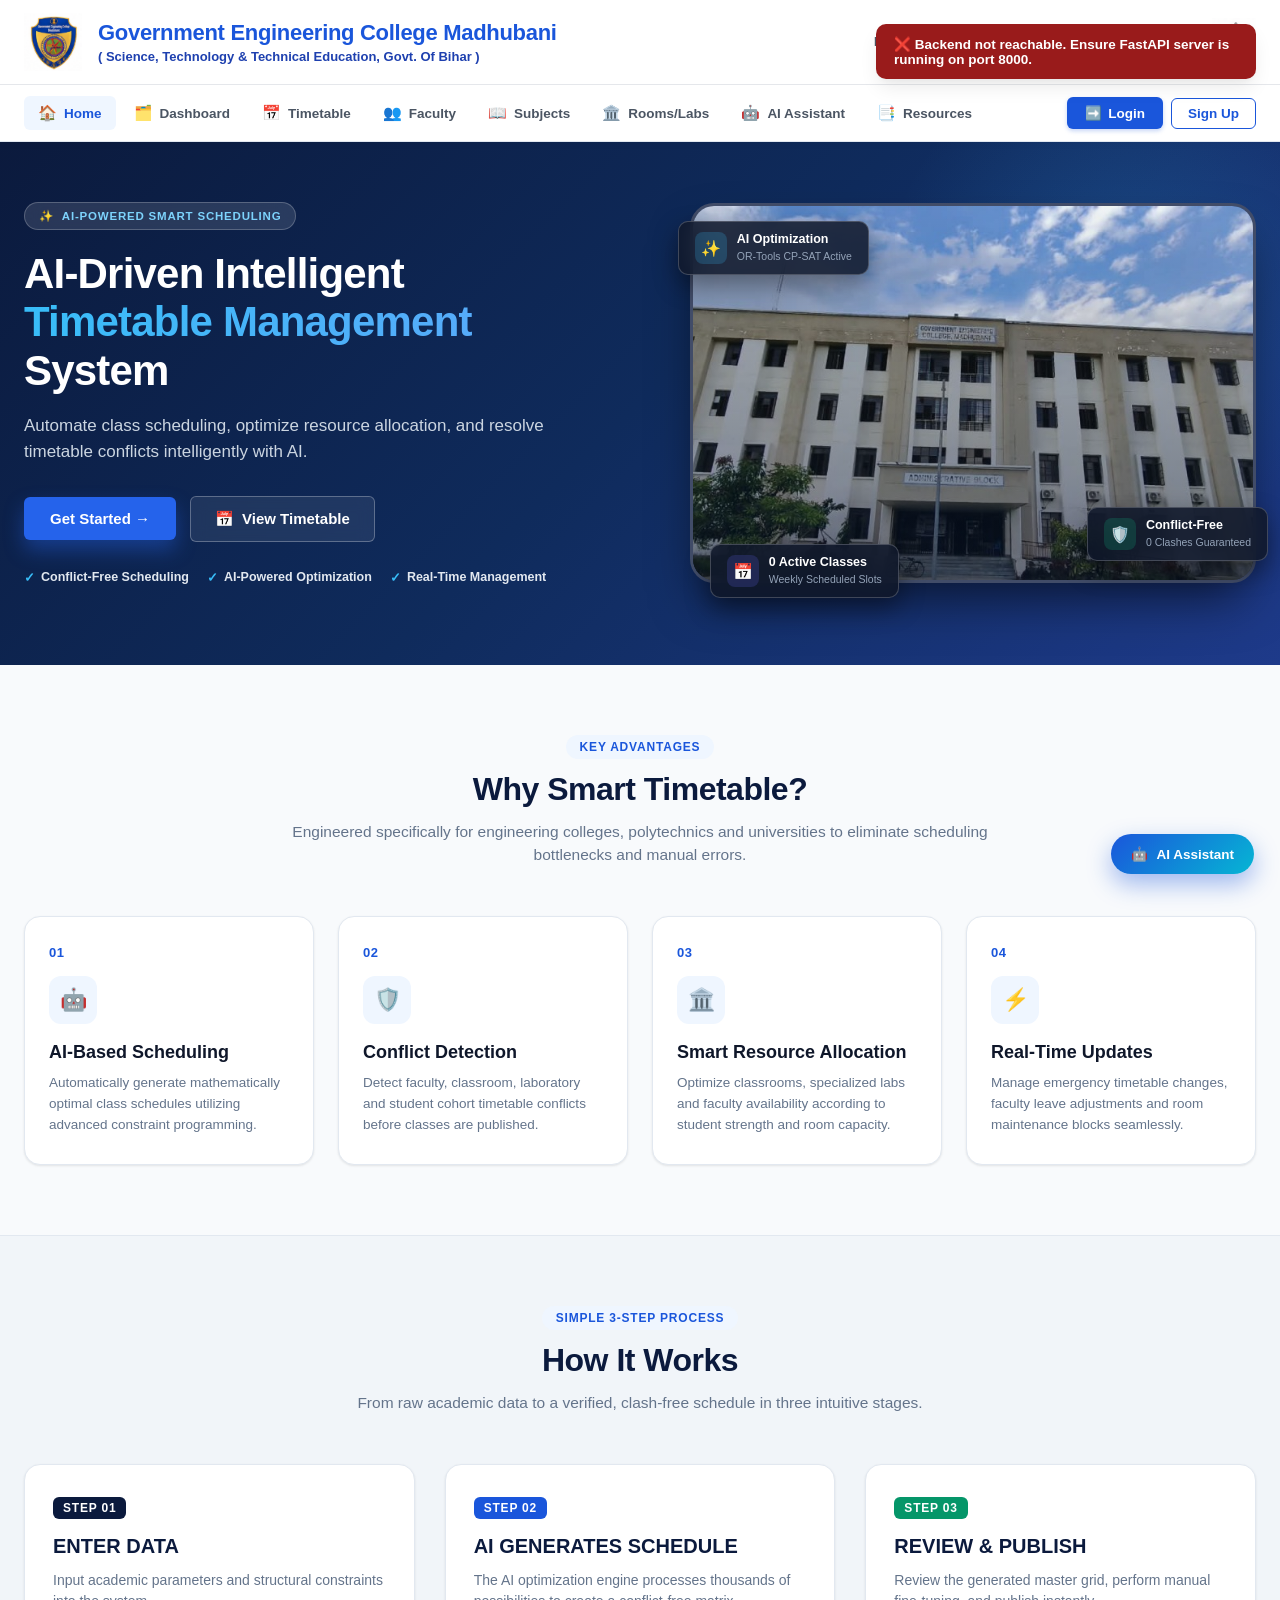
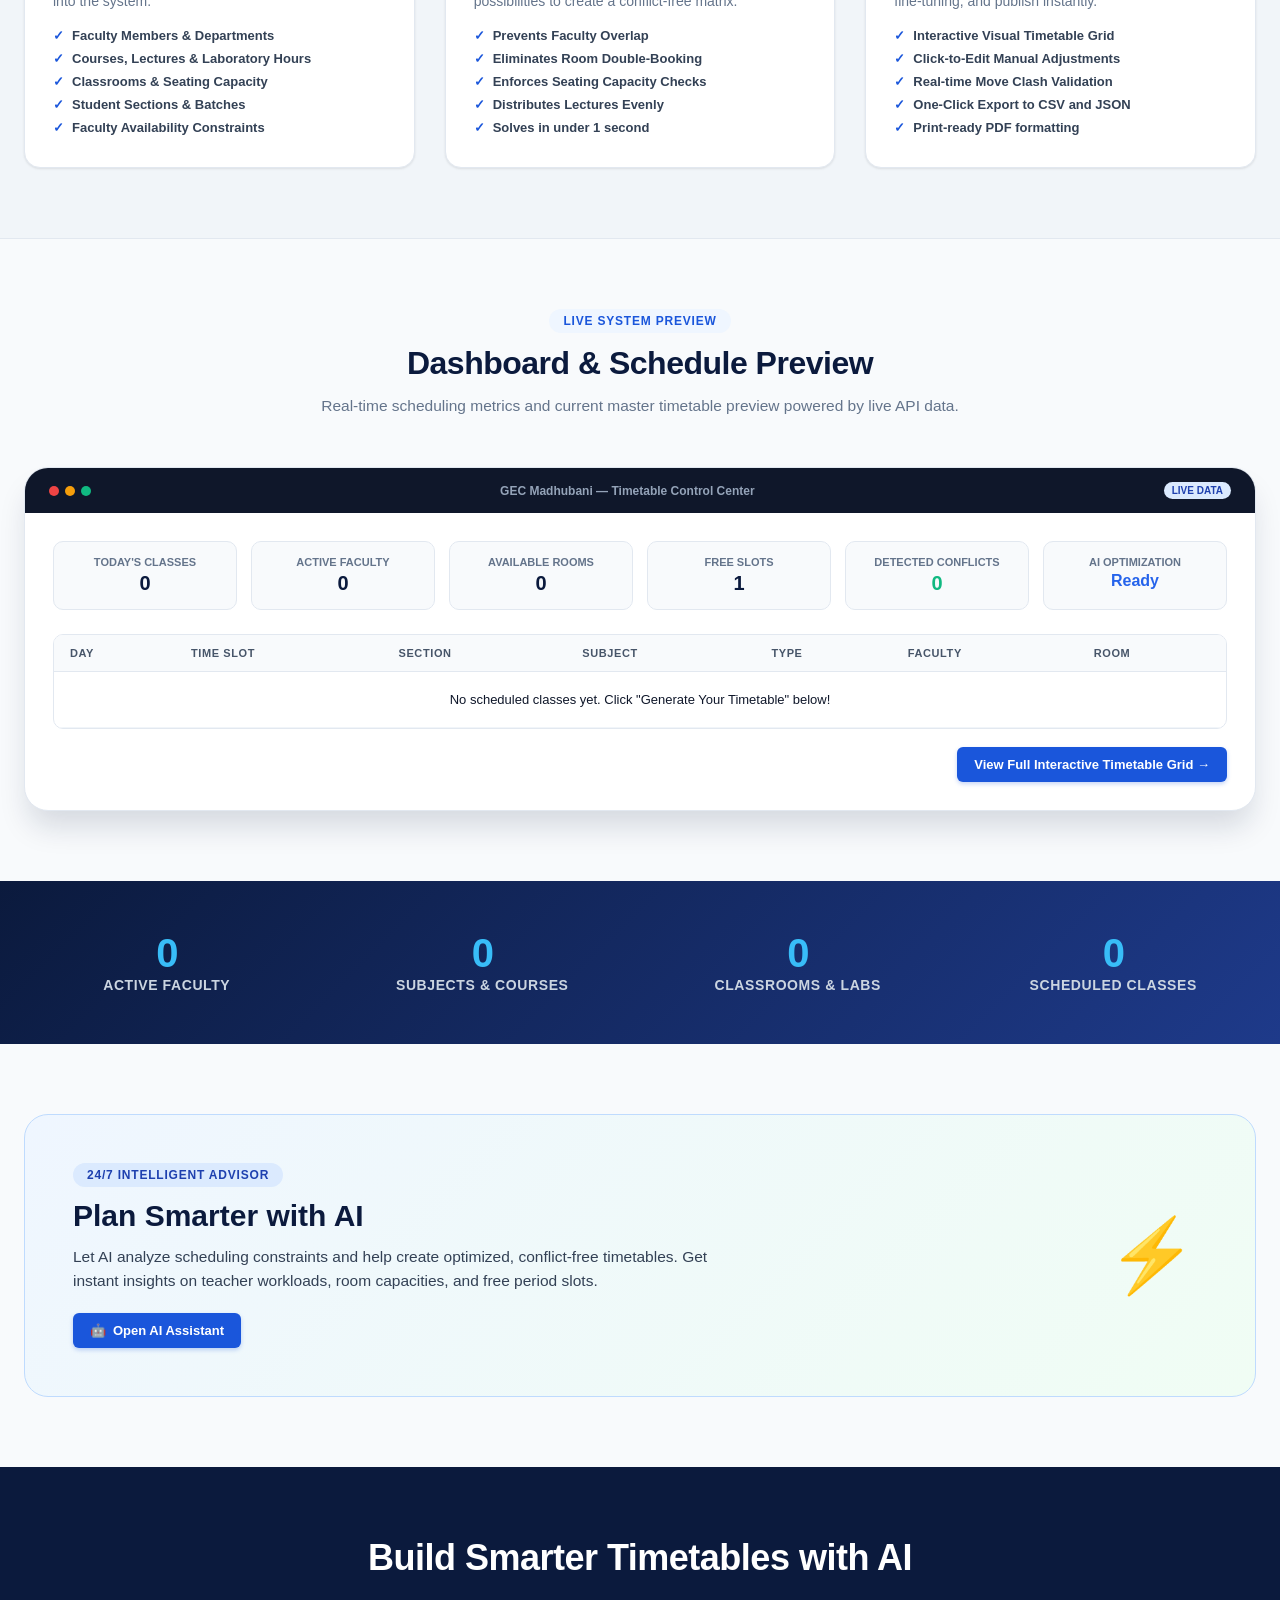
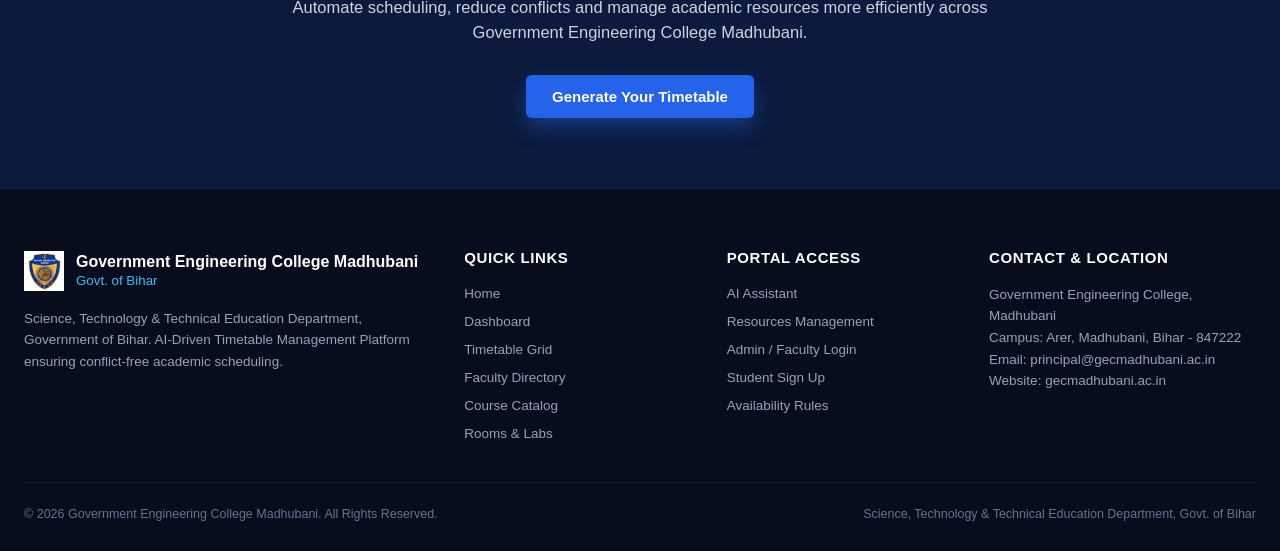
<file: frontend/index.html>
<!DOCTYPE html>
<html lang="en">
<head>
  <meta charset="UTF-8">
  <meta name="viewport" content="width=device-width, initial-scale=1.0">
  <title>Government Engineering College Madhubani — AI-Driven Intelligent Timetable Management System</title>
  <link rel="stylesheet" href="style.css">
  <link rel="icon" href="images/college_logo.png" type="image/png">
</head>
<body>

  <!-- ========================================================
       TOP COLLEGE BRANDING BANNER (Government of Bihar & GEC Madhubani)
       ======================================================== -->
  <header class="college-top-banner">
    <div class="college-banner-inner">
      <a href="javascript:void(0)" class="college-brand-left" onclick="navigate('home')">
        <img src="images/college_logo.png" alt="Government Engineering College Madhubani Logo" class="college-logo-img">
        <div class="college-titles">
          <h1>Government Engineering College Madhubani</h1>
          <div class="college-sub">( Science, Technology & Technical Education, Govt. Of Bihar )</div>
        </div>
      </a>

      <div class="college-banner-right">
        <!-- Accessibility Bar -->
        <div class="accessibility-bar">
          <div class="font-size-ctrls">
            <span>Font Size:</span>
            <button class="font-btn" onclick="setFontSize('lg')" title="Increase Font Size">A+</button>
            <button class="font-btn" onclick="setFontSize('normal')" title="Normal Font Size">A</button>
            <button class="font-btn" onclick="setFontSize('sm')" title="Decrease Font Size">A-</button>
          </div>
          <div class="color-dots">
            <span>Color Scheme:</span>
            <div class="color-dot blue" onclick="setColorTheme('blue')" title="Blue Theme"></div>
            <div class="color-dot green" onclick="setColorTheme('green')" title="Green Theme"></div>
            <div class="color-dot purple" onclick="setColorTheme('purple')" title="Purple Theme"></div>
            <div class="color-dot amber" onclick="setColorTheme('amber')" title="Amber Theme"></div>
          </div>
        </div>

        <!-- Government of Bihar State Emblem -->
        <img src="images/bihar_emblem.png" alt="Government of Bihar Emblem" class="bihar-emblem-img">
      </div>
    </div>
  </header>

  <!-- ========================================================
       STICKY MAIN NAVIGATION BAR
       ======================================================== -->
  <nav class="main-navbar">
    <div class="navbar-inner">
      <ul class="nav-links" id="mainNavLinks">
        <li>
          <button class="nav-item-btn active" data-nav="home" onclick="navigate('home')">
            <span class="icon">🏠</span> Home
          </button>
        </li>
        <li>
          <button class="nav-item-btn" data-nav="dashboard" onclick="navigate('dashboard')">
            <span class="icon">🗂️</span> Dashboard
          </button>
        </li>
        <li>
          <button class="nav-item-btn" data-nav="timetable" onclick="navigate('timetable')">
            <span class="icon">📅</span> Timetable
          </button>
        </li>
        <li>
          <button class="nav-item-btn" data-nav="faculty" onclick="navigate('faculty')">
            <span class="icon">👥</span> Faculty
          </button>
        </li>
        <li>
          <button class="nav-item-btn" data-nav="subjects" onclick="navigate('subjects')">
            <span class="icon">📖</span> Subjects
          </button>
        </li>
        <li>
          <button class="nav-item-btn" data-nav="rooms" onclick="navigate('rooms')">
            <span class="icon">🏛️</span> Rooms/Labs
          </button>
        </li>
        <li>
          <button class="nav-item-btn" data-nav="ai" onclick="openAiAssistant()">
            <span class="icon">🤖</span> AI Assistant
          </button>
        </li>
        <li>
          <button class="nav-item-btn" data-nav="resources" onclick="navigate('resources')">
            <span class="icon">📑</span> Resources
          </button>
        </li>
      </ul>

      <!-- Mobile Hamburger Button -->
      <button class="mobile-hamburger" id="navToggleBtn" onclick="toggleMobileNav()" aria-label="Toggle Navigation">
        ☰
      </button>

      <!-- Right Side Auth Buttons (Login & Sign Up) -->
      <div class="nav-auth-group">
        <div id="unauthButtons" style="display:flex; align-items:center; gap:8px;">
          <button class="nav-login-btn" onclick="openAuthModal('login')">
            <span>➡️</span> Login
          </button>
          <button class="nav-signup-btn" onclick="openAuthModal('register')">
            Sign Up
          </button>
        </div>

        <div id="authProfileGroup" style="display:none; align-items:center; gap:8px;">
          <div class="user-profile-badge" onclick="openAuthModal('login')" title="Account settings">
            <div class="user-avatar" id="headerAvatar">A</div>
            <div class="user-info">
              <span class="user-name" id="headerUserName">Admin</span>
              <span class="role-pill admin" id="headerUserRole">ADMIN</span>
            </div>
          </div>
          <button class="btn btn-sm btn-secondary" onclick="logout()" title="Logout">Logout</button>
        </div>
      </div>
    </div>
  </nav>

  <!-- ========================================================
       DYNAMIC APP VIEW MOUNT POINT
       ======================================================== -->
  <main id="app">
    <!-- Rendered dynamically by app.js: Homepage or Management Views -->
  </main>

  <!-- ========================================================
       FLOATING AI ASSISTANT WIDGET
       ======================================================== -->
  <button class="ai-fab" id="aiOpenBtn" onclick="openAiAssistant()">
    <span>🤖</span> AI Assistant
  </button>

  <div class="ai-drawer hidden" id="aiDrawer">
    <div class="ai-drawer-header">
      <b><span>🤖</span> SmartSched AI Assistant</b>
      <button class="ai-close-btn" id="aiCloseBtn" onclick="closeAiAssistant()">×</button>
    </div>
    <div class="ai-messages-container" id="aiMessages">
      <div class="ai-bubble assistant">
        👋 Hello! I am your AI Timetable Assistant for <b>Government Engineering College Madhubani</b>. Ask me about conflict checks, faculty workload, room utilization, or how the CP-SAT scheduling algorithm works!
      </div>
    </div>
    <div class="ai-prompt-chips">
      <button class="chip-btn" onclick="sendAiPrompt('Check conflicts')">⚠️ Check conflicts</button>
      <button class="chip-btn" onclick="sendAiPrompt('Faculty workload')">👨‍🏫 Faculty workload</button>
      <button class="chip-btn" onclick="sendAiPrompt('Room utilization')">🚪 Room utilization</button>
      <button class="chip-btn" onclick="sendAiPrompt('Sections overview')">📚 Sections</button>
      <button class="chip-btn" onclick="sendAiPrompt('How does the AI generator work?')">⚙️ Solver rules</button>
    </div>
    <div class="ai-input-bar">
      <input type="text" id="aiInput" placeholder="Ask AI assistant...">
      <button id="aiSendBtn" onclick="sendAiMessage()">➤</button>
    </div>
  </div>

  <!-- Toast Notification Container -->
  <div id="toast"></div>

  <!-- ========================================================
       MODALS
       ======================================================== -->

  <!-- Auth Modal (Sign In & Sign Up) -->
  <div class="modal-overlay" id="authModal">
    <div class="modal-content" style="max-width: 440px;">
      <div class="modal-header">
        <h3 id="authModalTitle">Sign In to SmartSched</h3>
        <button class="modal-close-btn" onclick="closeModal('authModal')">×</button>
      </div>
      <div class="modal-body">
        <div style="display:flex; border-bottom:1px solid #e2e8f0; margin-bottom:16px;">
          <button id="authTabLogin" class="btn" style="flex:1; border-radius:0; border-bottom:2px solid var(--royal-blue); font-weight:700;" onclick="switchAuthTab('login')">Sign In</button>
          <button id="authTabRegister" class="btn" style="flex:1; border-radius:0; border-bottom:2px solid transparent; color:#64748b;" onclick="switchAuthTab('register')">Sign Up</button>
        </div>

        <form id="authForm" onsubmit="handleAuthSubmit(event)">
          <!-- Register Only Fields -->
          <div id="registerFields" style="display:none;">
            <div class="form-group">
              <label>Full Name</label>
              <input type="text" id="authFullName" class="form-control" placeholder="e.g. Prof. R. K. Sharma">
            </div>
            <div class="form-group">
              <label>Email Address</label>
              <input type="email" id="authEmail" class="form-control" placeholder="name@gecmadhubani.ac.in">
            </div>
            <div class="form-group">
              <label>User Role</label>
              <select id="authRole" class="form-control">
                <option value="student">Student</option>
                <option value="teacher">Teacher / Faculty</option>
                <option value="admin">Administrator</option>
              </select>
            </div>
          </div>

          <div class="form-group">
            <label>Username</label>
            <input type="text" id="authUsername" class="form-control" placeholder="Enter username" required>
          </div>
          <div class="form-group">
            <label>Password</label>
            <input type="password" id="authPassword" class="form-control" placeholder="Enter password" required>
          </div>

          <div style="display:flex; justify-content:space-between; align-items:center; margin:14px 0;">
            <div style="font-size:12px; color:#64748b;" id="authHint">Default admin: <b>admin / admin123</b></div>
          </div>

          <button type="submit" class="btn btn-primary" style="width:100%; padding:11px;" id="authSubmitBtn">Sign In</button>
        </form>

        <div style="margin-top:16px; padding-top:14px; border-top:1px solid #f1f5f9; text-align:center;">
          <small style="color:#64748b; font-size:11.5px;">Quick 1-Click Demo Logins:</small>
          <div style="display:flex; gap:6px; justify-content:center; margin-top:8px;">
            <button class="btn btn-sm btn-secondary" onclick="quickLogin('admin')">Admin</button>
            <button class="btn btn-sm btn-secondary" onclick="quickLogin('teacher')">Teacher</button>
            <button class="btn btn-sm btn-secondary" onclick="quickLogin('student')">Student</button>
          </div>
        </div>
      </div>
    </div>
  </div>

  <!-- Faculty Modal -->
  <div class="modal-overlay" id="facultyModal">
    <div class="modal-content">
      <div class="modal-header">
        <h3 id="facultyModalTitle">Add Faculty Member</h3>
        <button class="modal-close-btn" onclick="closeModal('facultyModal')">×</button>
      </div>
      <div class="modal-body">
        <form id="facultyForm" onsubmit="saveFaculty(event)">
          <input type="hidden" id="facultyId">
          <div class="form-group">
            <label>Faculty Full Name *</label>
            <input type="text" id="facultyName" class="form-control" placeholder="e.g. Dr. Rajesh Verma" required>
          </div>
          <div class="form-group">
            <label>Department *</label>
            <select id="facultyDept" class="form-control" required>
              <option value="CSE">Computer Science & Engineering (CSE)</option>
              <option value="ECE">Electronics & Communication (ECE)</option>
              <option value="EE">Electrical Engineering (EE)</option>
              <option value="ME">Mechanical Engineering (ME)</option>
              <option value="CE">Civil Engineering (CE)</option>
              <option value="Maths">Mathematics & Basic Sciences</option>
              <option value="Humanities">Management & Humanities</option>
            </select>
          </div>
          <div class="form-actions">
            <button type="button" class="btn btn-secondary" onclick="closeModal('facultyModal')">Cancel</button>
            <button type="submit" class="btn btn-primary">Save Faculty</button>
          </div>
        </form>
      </div>
    </div>
  </div>

  <!-- Subject Modal -->
  <div class="modal-overlay" id="subjectModal">
    <div class="modal-content">
      <div class="modal-header">
        <h3 id="subjectModalTitle">Add Course / Subject</h3>
        <button class="modal-close-btn" onclick="closeModal('subjectModal')">×</button>
      </div>
      <div class="modal-body">
        <form id="subjectForm" onsubmit="saveSubject(event)">
          <input type="hidden" id="subjectId">
          <div class="form-row">
            <div class="form-group">
              <label>Subject Code *</label>
              <input type="text" id="subjectCode" class="form-control" placeholder="e.g. CS201" required>
            </div>
            <div class="form-group">
              <label>Subject Type *</label>
              <select id="subjectType" class="form-control" required>
                <option value="Lecture">Lecture</option>
                <option value="Lab">Lab (Practical)</option>
              </select>
            </div>
          </div>
          <div class="form-group">
            <label>Subject Name *</label>
            <input type="text" id="subjectName" class="form-control" placeholder="e.g. Algorithms Design & Analysis" required>
          </div>
          <div class="form-row">
            <div class="form-group">
              <label>Assigned Faculty</label>
              <select id="subjectFaculty" class="form-control"></select>
            </div>
            <div class="form-group">
              <label>Weekly Hours *</label>
              <input type="number" id="subjectHours" class="form-control" min="1" max="10" value="3" required>
            </div>
          </div>
          <div class="form-actions">
            <button type="button" class="btn btn-secondary" onclick="closeModal('subjectModal')">Cancel</button>
            <button type="submit" class="btn btn-primary">Save Subject</button>
          </div>
        </form>
      </div>
    </div>
  </div>

  <!-- Room Modal -->
  <div class="modal-overlay" id="roomModal">
    <div class="modal-content">
      <div class="modal-header">
        <h3 id="roomModalTitle">Add Room / Laboratory</h3>
        <button class="modal-close-btn" onclick="closeModal('roomModal')">×</button>
      </div>
      <div class="modal-body">
        <form id="roomForm" onsubmit="saveRoom(event)">
          <input type="hidden" id="roomId">
          <div class="form-group">
            <label>Room Name / Number *</label>
            <input type="text" id="roomName" class="form-control" placeholder="e.g. CSE-204 or AI-Lab" required>
          </div>
          <div class="form-row">
            <div class="form-group">
              <label>Room Type *</label>
              <select id="roomType" class="form-control" required>
                <option value="Classroom">Classroom</option>
                <option value="Lab">Lab</option>
              </select>
            </div>
            <div class="form-group">
              <label>Seating Capacity *</label>
              <input type="number" id="roomCapacity" class="form-control" min="10" max="300" value="60" required>
            </div>
          </div>
          <div class="form-actions">
            <button type="button" class="btn btn-secondary" onclick="closeModal('roomModal')">Cancel</button>
            <button type="submit" class="btn btn-primary">Save Room</button>
          </div>
        </form>
      </div>
    </div>
  </div>

  <!-- Section Modal -->
  <div class="modal-overlay" id="sectionModal">
    <div class="modal-content">
      <div class="modal-header">
        <h3 id="sectionModalTitle">Add Section / Cohort</h3>
        <button class="modal-close-btn" onclick="closeModal('sectionModal')">×</button>
      </div>
      <div class="modal-body">
        <form id="sectionForm" onsubmit="saveSection(event)">
          <input type="hidden" id="sectionId">
          <div class="form-group">
            <label>Section Name *</label>
            <input type="text" id="sectionName" class="form-control" placeholder="e.g. CSE-A, ECE-B" required>
          </div>
          <div class="form-row">
            <div class="form-group">
              <label>Semester / Year *</label>
              <input type="text" id="sectionSemester" class="form-control" placeholder="e.g. 3rd Sem" value="3rd" required>
            </div>
            <div class="form-group">
              <label>Number of Students *</label>
              <input type="number" id="sectionStudents" class="form-control" min="1" max="250" value="50" required>
            </div>
          </div>
          <div class="form-actions">
            <button type="button" class="btn btn-secondary" onclick="closeModal('sectionModal')">Cancel</button>
            <button type="submit" class="btn btn-primary">Save Section</button>
          </div>
        </form>
      </div>
    </div>
  </div>

  <!-- Timetable Entry Manual Add/Edit Modal -->
  <div class="modal-overlay" id="entryModal">
    <div class="modal-content">
      <div class="modal-header">
        <h3 id="entryModalTitle">Edit Timetable Class</h3>
        <button class="modal-close-btn" onclick="closeModal('entryModal')">×</button>
      </div>
      <div class="modal-body">
        <form id="entryForm" onsubmit="saveEntry(event)">
          <input type="hidden" id="entryId">
          <div class="form-row">
            <div class="form-group">
              <label>Day *</label>
              <select id="entryDay" class="form-control" required></select>
            </div>
            <div class="form-group">
              <label>Time Slot *</label>
              <select id="entrySlot" class="form-control" required></select>
            </div>
          </div>
          <div class="form-group">
            <label>Section *</label>
            <select id="entrySection" class="form-control" required></select>
          </div>
          <div class="form-group">
            <label>Subject *</label>
            <select id="entrySubject" class="form-control" onchange="onEntrySubjectChange()" required></select>
          </div>
          <div class="form-row">
            <div class="form-group">
              <label>Faculty *</label>
              <select id="entryFaculty" class="form-control"></select>
            </div>
            <div class="form-group">
              <label>Room / Lab *</label>
              <select id="entryRoom" class="form-control" required></select>
            </div>
          </div>

          <div id="entryConflictAlert" style="display:none; padding:10px 14px; background:#fef2f2; border:1px solid #fecaca; border-radius:8px; color:#b91c1c; font-size:12px; margin-top:10px;">
          </div>

          <div class="form-actions" style="justify-content:space-between;">
            <button type="button" class="btn btn-danger" id="entryDeleteBtn" onclick="deleteEntry()" style="display:none;">🗑 Delete Class</button>
            <div style="display:flex; gap:10px; margin-left:auto;">
              <button type="button" class="btn btn-secondary" onclick="closeModal('entryModal')">Cancel</button>
              <button type="submit" class="btn btn-primary" id="entrySaveBtn">Save Class</button>
            </div>
          </div>
        </form>
      </div>
    </div>
  </div>

  <!-- Schedule Config Modal -->
  <div class="modal-overlay" id="configModal">
    <div class="modal-content" style="max-width: 580px;">
      <div class="modal-header">
        <h3>Configure Working Days & Time Slots</h3>
        <button class="modal-close-btn" onclick="closeModal('configModal')">×</button>
      </div>
      <div class="modal-body">
        <form id="configForm" onsubmit="saveScheduleConfig(event)">
          <div class="form-group">
            <label>Active Working Days (comma-separated)</label>
            <input type="text" id="configDaysInput" class="form-control" value="Monday, Tuesday, Wednesday, Thursday, Friday" required>
            <small style="color:#64748b; font-size:11px;">Example: Monday, Tuesday, Wednesday, Thursday, Friday, Saturday</small>
          </div>

          <div class="form-group" style="margin-top:18px;">
            <label>Time Slots</label>
            <div id="slotsConfigList" style="display:flex; flex-direction:column; gap:8px;"></div>
            <button type="button" class="btn btn-sm btn-secondary" onclick="addSlotRow()" style="margin-top:8px;">+ Add Slot</button>
          </div>

          <div class="form-actions">
            <button type="button" class="btn btn-secondary" onclick="closeModal('configModal')">Cancel</button>
            <button type="submit" class="btn btn-primary">Save Settings</button>
          </div>
        </form>
      </div>
    </div>
  </div>

  <!-- Application Script -->
  <script src="app.js"></script>
</body>
</html>
</file>
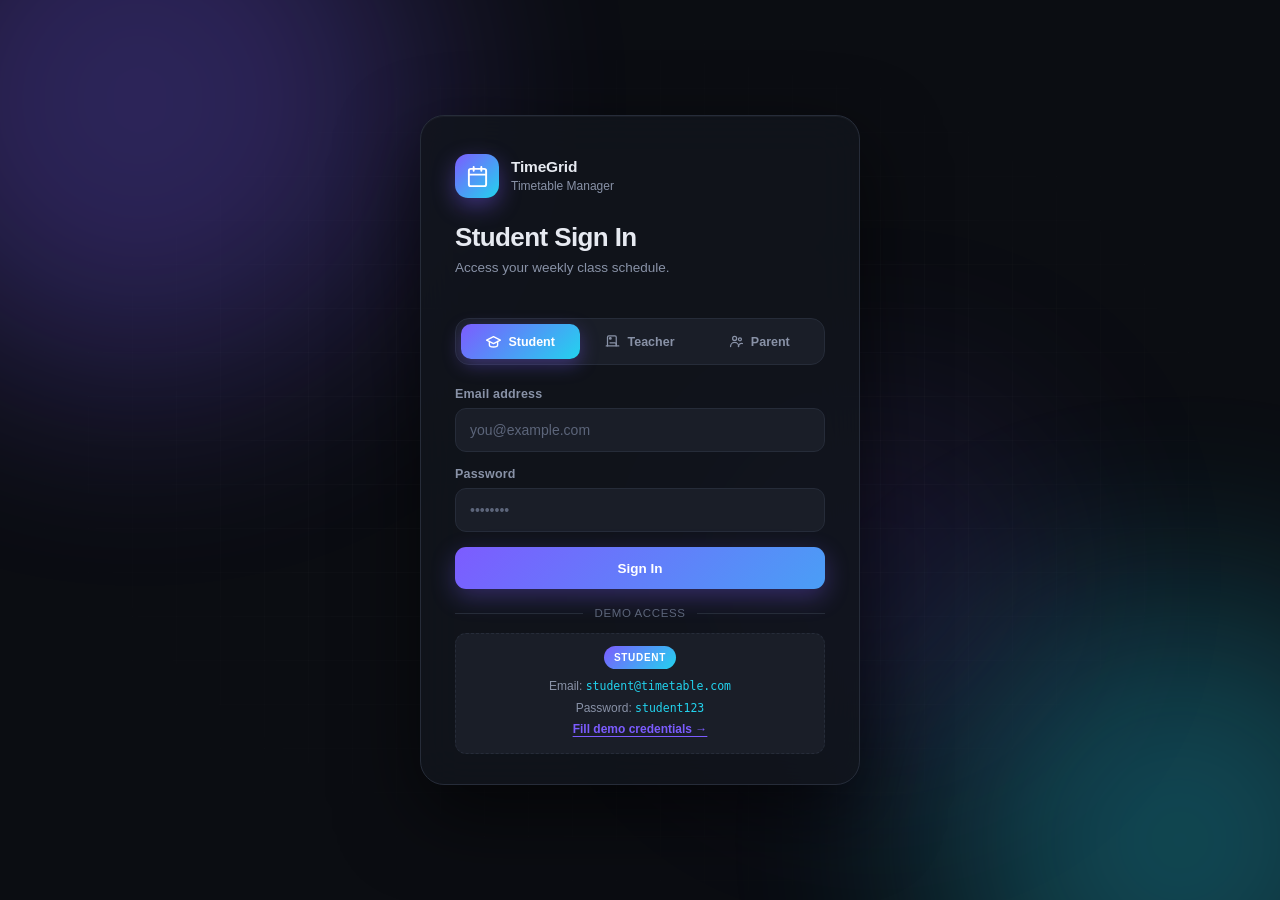
<file: frontend/abc/index.html>
<!DOCTYPE html>
<html lang="en">
<head>
<meta charset="UTF-8" />
<meta name="viewport" content="width=device-width, initial-scale=1" />
<title>Timetable Manager</title>
<style>
/* ============ BASE ============ */
*{box-sizing:border-box;margin:0;padding:0}
:root{
  --bg:#0b0d12;
  --surface:#12151d;
  --surface-2:#1a1e28;
  --surface-3:#222734;
  --border:#262c39;
  --text:#e7eaf1;
  --muted:#8992a7;
  --accent:#7c5cff;
  --accent-2:#22d3ee;
  --accent-soft:rgba(124,92,255,.15);
  --danger:#fb7185;
  --radius:14px;
  --role-accent:#7c5cff;
  --role-accent-2:#22d3ee;
}
html,body{height:100%}
body{
  font-family:'Inter',-apple-system,BlinkMacSystemFont,'Segoe UI',Roboto,sans-serif;
  background:var(--bg);
  color:var(--text);
  -webkit-font-smoothing:antialiased;
  overflow-x:hidden;
}
button,input,select{font-family:inherit}
::selection{background:rgba(124,92,255,.35)}

/* scrollbars */
::-webkit-scrollbar{width:10px;height:10px}
::-webkit-scrollbar-track{background:transparent}
::-webkit-scrollbar-thumb{background:#2a3141;border-radius:20px;border:2px solid var(--bg)}
::-webkit-scrollbar-thumb:hover{background:#3a4256}

/* ============ SCREENS ============ */
.screen{display:none}
.screen.active{display:block}
#loginScreen.active{display:grid;place-items:center;min-height:100vh;padding:24px}

/* screen transition */
.screen-exit{animation:screenExit .45s cubic-bezier(.4,0,.2,1) forwards}
@keyframes screenExit{
  to{opacity:0;transform:scale(.96) translateY(-12px);filter:blur(6px)}
}
.screen-enter{animation:screenEnter .6s cubic-bezier(.2,.8,.3,1) forwards}
@keyframes screenEnter{
  from{opacity:0;transform:scale(1.03) translateY(14px);filter:blur(6px)}
  to{opacity:1;transform:none;filter:none}
}

/* ============ LOGIN ============ */
#loginScreen{position:relative;overflow:hidden}
.blob{position:fixed;border-radius:50%;filter:blur(110px);opacity:.30;pointer-events:none;z-index:0;transition:background 1s ease}
.blob.b1{width:560px;height:560px;background:var(--role-accent);top:-180px;left:-140px;animation:float1 18s ease-in-out infinite}
.blob.b2{width:480px;height:480px;background:var(--role-accent-2);bottom:-180px;right:-140px;animation:float2 22s ease-in-out infinite}
.blob.b3{width:340px;height:340px;background:var(--role-accent);top:45%;left:55%;opacity:.14;animation:float3 26s ease-in-out infinite}
@keyframes float1{0%,100%{transform:translate(0,0) scale(1)}50%{transform:translate(70px,60px) scale(1.08)}}
@keyframes float2{0%,100%{transform:translate(0,0) scale(1)}50%{transform:translate(-80px,-50px) scale(1.05)}}
@keyframes float3{0%,100%{transform:translate(0,0) scale(1)}33%{transform:translate(-40px,50px) scale(1.1)}66%{transform:translate(50px,-30px) scale(.95)}}

/* subtle animated grid overlay */
.grid-overlay{
  position:fixed;inset:0;z-index:0;pointer-events:none;
  background-image:
    linear-gradient(rgba(255,255,255,.025) 1px, transparent 1px),
    linear-gradient(90deg, rgba(255,255,255,.025) 1px, transparent 1px);
  background-size:44px 44px;
  mask-image:radial-gradient(ellipse at center, #000 20%, transparent 75%);
  -webkit-mask-image:radial-gradient(ellipse at center, #000 20%, transparent 75%);
  animation:gridPan 40s linear infinite;
}
@keyframes gridPan{
  from{background-position:0 0, 0 0}
  to{background-position:44px 44px, 44px 44px}
}

.login-card{
  position:relative;z-index:1;
  width:100%;max-width:440px;
  background:rgba(18,21,29,.82);
  backdrop-filter:blur(22px);
  -webkit-backdrop-filter:blur(22px);
  border:1px solid var(--border);
  border-radius:24px;
  padding:38px 34px 30px;
  box-shadow:0 30px 80px rgba(0,0,0,.6), inset 0 1px 0 rgba(255,255,255,.04);
  animation:cardIn .7s cubic-bezier(.2,.8,.3,1) both;
  transition:box-shadow .6s ease;
  will-change:transform;
}
.login-card:hover{
  box-shadow:0 34px 90px rgba(0,0,0,.7), 0 0 0 1px rgba(var(--role-accent-rgb,124,92,255),.2), inset 0 1px 0 rgba(255,255,255,.06);
}
@keyframes cardIn{
  from{opacity:0;transform:translateY(28px) scale(.97)}
  to{opacity:1;transform:none}
}

/* staggered entrance for card children */
.stagger{opacity:0;animation:staggerIn .55s cubic-bezier(.2,.8,.3,1) forwards}
@keyframes staggerIn{
  from{opacity:0;transform:translateY(14px)}
  to{opacity:1;transform:none}
}

.brand{display:flex;align-items:center;gap:12px;margin-bottom:24px}
.logo{
  width:44px;height:44px;border-radius:13px;flex:none;
  background:linear-gradient(135deg,var(--role-accent),var(--role-accent-2));
  display:grid;place-items:center;
  box-shadow:0 8px 22px rgba(124,92,255,.4);
  transition:background .6s ease, box-shadow .6s ease, transform .4s cubic-bezier(.2,.9,.3,1.4);
  animation:logoFloat 5s ease-in-out infinite;
}
@keyframes logoFloat{0%,100%{transform:translateY(0)}50%{transform:translateY(-3px)}}
.logo:hover{transform:scale(1.08) rotate(-4deg)}
.logo svg{width:23px;height:23px;stroke:#fff;fill:none;stroke-width:2;stroke-linecap:round;stroke-linejoin:round}
.brand-text b{display:block;font-size:15.5px;letter-spacing:-.2px}
.brand-text span{font-size:12px;color:var(--muted)}

.login-card h1{font-size:26px;letter-spacing:-.6px;margin-bottom:5px;transition:opacity .3s}
.login-card .sub{font-size:13.5px;color:var(--muted);margin-bottom:20px;line-height:1.5;min-height:40px}

/* ---- role toggle ---- */
.role-toggle{
  position:relative;display:flex;gap:0;padding:5px;
  background:var(--surface-2);
  border:1px solid var(--border);
  border-radius:14px;
  margin-bottom:22px;
  isolation:isolate;
}
.role-indicator{
  position:absolute;top:5px;bottom:5px;left:5px;
  width:calc((100% - 10px) / 3);
  border-radius:10px;
  background:linear-gradient(135deg,var(--role-accent),var(--role-accent-2));
  box-shadow:0 6px 18px rgba(124,92,255,.35);
  transition:transform .45s cubic-bezier(.2,.9,.3,1.2), background .5s ease, box-shadow .5s ease;
  z-index:0;
}
.role-btn{
  position:relative;z-index:1;
  flex:1;display:flex;align-items:center;justify-content:center;gap:7px;
  padding:10px 6px;border:none;border-radius:10px;
  background:transparent;color:var(--muted);
  font-size:12.5px;font-weight:600;cursor:pointer;
  transition:color .3s, transform .15s;
  white-space:nowrap;
}
.role-btn svg{width:15px;height:15px;stroke:currentColor;fill:none;stroke-width:2;stroke-linecap:round;stroke-linejoin:round;transition:transform .3s}
.role-btn:hover{color:var(--text)}
.role-btn.active{color:#fff}
.role-btn.active svg{transform:scale(1.1)}
.role-btn:active{transform:scale(.96)}

.field{margin-bottom:15px}
.field label{display:block;font-size:12.5px;font-weight:600;color:var(--muted);margin-bottom:7px;letter-spacing:.2px;transition:color .3s}
.input{
  width:100%;padding:13px 14px;
  background:var(--surface-2);
  border:1px solid var(--border);
  border-radius:11px;
  color:var(--text);font-size:14px;
  outline:none;
  transition:border-color .25s, box-shadow .25s, background .25s, transform .15s;
}
.input::placeholder{color:#5c657a}
.input:focus{
  border-color:var(--role-accent);
  background:#1c2130;
  box-shadow:0 0 0 3.5px var(--accent-soft);
  transform:translateY(-1px);
}
.field:focus-within label{color:var(--role-accent)}
select.input{appearance:none;cursor:pointer;
  background-image:url("data:image/svg+xml,%3Csvg xmlns='http://www.w3.org/2000/svg' viewBox='0 0 24 24' fill='none' stroke='%238992a7' stroke-width='2.4' stroke-linecap='round'%3E%3Cpath d='M6 9l6 6 6-6'/%3E%3C/svg%3E");
  background-repeat:no-repeat;background-position:right 12px center;background-size:15px;padding-right:38px}

/* button with shimmer */
.btn{
  position:relative;overflow:hidden;
  display:inline-flex;align-items:center;justify-content:center;gap:8px;
  padding:12px 18px;border:none;border-radius:11px;
  font-size:13.5px;font-weight:600;cursor:pointer;
  transition:transform .15s, box-shadow .3s, background .3s, opacity .3s, filter .3s;
  white-space:nowrap;
}
.btn::after{
  content:'';position:absolute;top:0;left:-80%;width:60%;height:100%;
  background:linear-gradient(100deg, transparent, rgba(255,255,255,.25), transparent);
  transform:skewX(-20deg);
  transition:left .7s cubic-bezier(.2,.8,.3,1);
  pointer-events:none;
}
.btn:hover::after{left:130%}
.btn:active{transform:scale(.97)}
.btn.primary{
  background:linear-gradient(135deg,var(--role-accent),var(--role-accent-2));
  color:#fff;
  box-shadow:0 8px 24px rgba(124,92,255,.32);
  background-size:180% 180%;
  animation:btnShift 6s ease infinite;
}
@keyframes btnShift{0%,100%{background-position:0% 50%}50%{background-position:100% 50%}}
.btn.primary:hover{box-shadow:0 12px 32px rgba(124,92,255,.5);transform:translateY(-1px)}
.btn.block{width:100%;padding:13.5px}
.btn.ghost{background:var(--surface-2);color:var(--text);border:1px solid var(--border)}
.btn.ghost:hover{background:var(--surface-3);transform:translateY(-1px)}
.btn.danger{background:rgba(251,113,133,.12);color:var(--danger);border:1px solid rgba(251,113,133,.28)}
.btn.danger:hover{background:rgba(251,113,133,.2)}
.btn[disabled]{opacity:.7;cursor:not-allowed;animation:none}
.btn[disabled]::after{display:none}

.error-msg{
  display:none;align-items:center;gap:8px;
  background:rgba(251,113,133,.1);border:1px solid rgba(251,113,133,.28);
  color:#ffa8b6;font-size:12.5px;padding:10px 12px;border-radius:10px;margin-bottom:16px;
}
.error-msg.show{display:flex;animation:shake .45s cubic-bezier(.36,.07,.19,.97)}
@keyframes shake{
  0%,100%{transform:translateX(0)}
  15%{transform:translateX(-8px)}
  30%{transform:translateX(7px)}
  45%{transform:translateX(-6px)}
  60%{transform:translateX(5px)}
  75%{transform:translateX(-3px)}
}

.divider{display:flex;align-items:center;gap:12px;margin:18px 0 14px;color:#5c657a;font-size:11.5px;letter-spacing:.6px}
.divider::before,.divider::after{content:'';flex:1;height:1px;background:var(--border)}

.demo-hint{
  font-size:12px;color:var(--muted);text-align:center;line-height:1.8;
  background:var(--surface-2);border:1px dashed var(--border);
  padding:12px;border-radius:11px;
  transition:border-color .4s, background .4s;
}
.demo-hint:hover{border-color:var(--role-accent);background:rgba(124,92,255,.04)}
.demo-hint code{color:var(--role-accent-2);font-size:11.5px;transition:color .5s}
.demo-hint .role-tag{
  display:inline-block;font-size:10px;font-weight:700;letter-spacing:.7px;
  text-transform:uppercase;
  color:#fff;
  background:linear-gradient(135deg,var(--role-accent),var(--role-accent-2));
  padding:2.5px 10px;border-radius:20px;margin-bottom:7px;
  transition:background .5s;
}
.link-btn{background:none;border:none;color:var(--role-accent);cursor:pointer;font-size:12px;font-weight:600;text-decoration:underline;text-underline-offset:3px;transition:color .3s, opacity .2s}
.link-btn:hover{opacity:.8}

.spinner{
  width:15px;height:15px;border:2px solid rgba(255,255,255,.3);
  border-top-color:#fff;border-radius:50%;animation:spin .7s linear infinite;
}
@keyframes spin{to{transform:rotate(360deg)}}

/* ============ APP ============ */
.topbar{
  position:sticky;top:0;z-index:50;
  background:rgba(11,13,18,.82);
  backdrop-filter:blur(14px);
  -webkit-backdrop-filter:blur(14px);
  border-bottom:1px solid var(--border);
  animation:topbarIn .55s cubic-bezier(.2,.8,.3,1) both;
}
@keyframes topbarIn{from{transform:translateY(-100%)}to{transform:none}}
.topbar-inner{
  max-width:1400px;margin:0 auto;padding:0 24px;height:68px;
  display:flex;align-items:center;gap:14px;
}
.topbar .logo{width:36px;height:36px;border-radius:10px;animation:none}
.topbar .logo svg{width:19px;height:19px}
.topbar-title{font-size:15px;font-weight:700;letter-spacing:-.2px}
.topbar-title span{display:block;font-size:11.5px;font-weight:500;color:var(--muted)}
.role-badge{
  font-size:10.5px;font-weight:700;letter-spacing:.6px;text-transform:uppercase;
  padding:4px 11px;border-radius:20px;
  color:#fff;
  background:linear-gradient(135deg,var(--role-accent),var(--role-accent-2));
  box-shadow:0 4px 14px rgba(124,92,255,.3);
  white-space:nowrap;
  transition:background .6s, box-shadow .6s;
  animation:badgePop .5s cubic-bezier(.2,.9,.3,1.4) both;
}
@keyframes badgePop{from{opacity:0;transform:scale(.6)}to{opacity:1;transform:scale(1)}}
.spacer{flex:1}
.user-chip{display:flex;align-items:center;gap:10px;padding:6px 6px 6px 12px;background:var(--surface);border:1px solid var(--border);border-radius:30px;transition:border-color .3s}
.user-chip:hover{border-color:var(--role-accent)}
.user-chip .name{font-size:12.5px;font-weight:600}
.avatar{
  width:30px;height:30px;border-radius:50%;flex:none;
  background:linear-gradient(135deg,var(--role-accent),var(--role-accent-2));
  display:grid;place-items:center;font-size:11.5px;font-weight:700;color:#fff;
  transition:background .6s;
}
.icon-btn{
  width:30px;height:30px;border-radius:50%;border:none;cursor:pointer;
  background:transparent;color:var(--muted);display:grid;place-items:center;transition:.2s;
}
.icon-btn:hover{background:rgba(251,113,133,.14);color:var(--danger);transform:rotate(8deg) scale(1.05)}
.icon-btn svg{width:15px;height:15px;stroke:currentColor;fill:none;stroke-width:2;stroke-linecap:round;stroke-linejoin:round}

.container{max-width:1400px;margin:0 auto;padding:26px 24px 60px}

/* read-only banner */
.role-banner{
  display:none;align-items:center;gap:14px;
  background:linear-gradient(135deg, rgba(251,191,36,.09), rgba(251,113,133,.07));
  border:1px solid rgba(251,191,36,.25);
  border-radius:var(--radius);
  padding:15px 18px;margin-bottom:22px;
}
.role-banner.show{display:flex;animation:bannerIn .5s cubic-bezier(.2,.8,.3,1) both}
@keyframes bannerIn{from{opacity:0;transform:translateY(-12px)}to{opacity:1;transform:none}}
.role-banner svg{width:20px;height:20px;stroke:#fbbf24;fill:none;stroke-width:2;stroke-linecap:round;stroke-linejoin:round;flex:none;animation:shieldPulse 2.4s ease-in-out infinite}
@keyframes shieldPulse{0%,100%{opacity:1;transform:scale(1)}50%{opacity:.7;transform:scale(1.08)}}
.role-banner b{display:block;font-size:13px;letter-spacing:-.1px}
.role-banner span{font-size:12px;color:var(--muted)}

/* stats */
.stats{display:grid;grid-template-columns:repeat(auto-fit,minmax(170px,1fr));gap:14px;margin-bottom:26px}
.stat{
  background:linear-gradient(160deg,var(--surface),#0f1219);
  border:1px solid var(--border);border-radius:var(--radius);
  padding:18px 18px 16px;position:relative;overflow:hidden;
  animation:statIn .6s cubic-bezier(.2,.8,.3,1) both;
  transition:transform .25s, border-color .25s, box-shadow .25s;
}
.stat:nth-child(1){animation-delay:.05s}
.stat:nth-child(2){animation-delay:.12s}
.stat:nth-child(3){animation-delay:.19s}
.stat:nth-child(4){animation-delay:.26s}
@keyframes statIn{from{opacity:0;transform:translateY(16px)}to{opacity:1;transform:none}}
.stat:hover{transform:translateY(-3px);border-color:var(--role-accent);box-shadow:0 12px 28px rgba(0,0,0,.4)}
.stat::after{content:'';position:absolute;top:0;left:0;width:100%;height:2px;background:linear-gradient(90deg,var(--role-accent),var(--role-accent-2));opacity:.9;transition:opacity .3s}
.stat .value{font-size:27px;font-weight:700;letter-spacing:-1px;line-height:1;font-variant-numeric:tabular-nums}
.stat .label{font-size:12px;color:var(--muted);margin-top:7px;font-weight:500}

/* section head */
.section-head{display:flex;align-items:center;gap:14px;margin-bottom:16px;flex-wrap:wrap;animation:staggerIn .6s .3s cubic-bezier(.2,.8,.3,1) both}
.section-head h2{font-size:17px;letter-spacing:-.3px}
.section-head p{font-size:12.5px;color:var(--muted);margin-top:3px}
.head-actions{display:flex;gap:10px;margin-left:auto}

/* timetable grid */
.tt-wrap{
  background:var(--surface);
  border:1px solid var(--border);
  border-radius:16px;
  overflow-x:auto;
  box-shadow:0 20px 50px rgba(0,0,0,.3);
  animation:staggerIn .65s .35s cubic-bezier(.2,.8,.3,1) both;
}
.tt-grid{
  display:grid;
  grid-template-columns:88px repeat(5,minmax(150px,1fr));
  min-width:880px;
}
.tt-head{
  padding:14px 12px;font-size:11.5px;font-weight:700;letter-spacing:.7px;
  text-transform:uppercase;color:var(--muted);
  border-right:1px solid var(--border);border-bottom:1px solid var(--border);
  background:#0f1219;
  animation:headIn .5s cubic-bezier(.2,.8,.3,1) both;
}
.tt-head:nth-child(1){animation-delay:.02s}
.tt-head:nth-child(2){animation-delay:.06s}
.tt-head:nth-child(3){animation-delay:.10s}
.tt-head:nth-child(4){animation-delay:.14s}
.tt-head:nth-child(5){animation-delay:.18s}
.tt-head:nth-child(6){animation-delay:.22s}
@keyframes headIn{from{opacity:0;transform:translateY(-8px)}to{opacity:1;transform:none}}
.tt-corner{background:#0f1219}
.tt-time{
  padding:8px 12px;font-size:11.5px;font-weight:600;color:#6b7488;
  border-right:1px solid var(--border);border-bottom:1px solid var(--border);
  display:flex;align-items:center;background:rgba(15,18,25,.55);
}
.tt-cell{
  position:relative;min-height:68px;padding:4px;
  border-right:1px solid var(--border);border-bottom:1px solid var(--border);
  cursor:pointer;transition:background .2s;
}
.tt-cell:hover{background:rgba(124,92,255,.06)}
.tt-cell.locked{cursor:default}
.tt-cell.locked:hover{background:transparent}
.cell-add{
  position:absolute;inset:0;width:100%;height:100%;
  display:grid;place-items:center;border:none;background:none;cursor:pointer;
  color:#4d5568;font-size:20px;font-weight:300;
  opacity:0;transition:opacity .2s, color .2s, transform .3s cubic-bezier(.2,.9,.3,1.4);
  transform:scale(.6);
}
.tt-cell:hover .cell-add{opacity:1;color:var(--role-accent);transform:scale(1)}

.tt-grid > *:nth-child(6n){border-right:none}
.tt-grid > *:nth-last-child(-n+6){border-bottom:none}

.class-card{
  height:100%;min-height:58px;
  border-radius:9px;padding:7px 9px;
  display:flex;flex-direction:column;justify-content:center;gap:2px;
  border-left:3px solid;
  cursor:pointer;
  transition:transform .2s cubic-bezier(.2,.9,.3,1.3), filter .2s, box-shadow .2s;
  animation:cardPop .4s cubic-bezier(.2,.9,.3,1.3) both;
  position:relative;
  overflow:hidden;
}
@keyframes cardPop{
  0%{opacity:0;transform:scale(.85) translateY(6px)}
  60%{opacity:1;transform:scale(1.03)}
  100%{opacity:1;transform:scale(1)}
}
.class-card::before{
  content:'';position:absolute;inset:0;
  background:linear-gradient(120deg, transparent 30%, rgba(255,255,255,.08) 50%, transparent 70%);
  transform:translateX(-100%);
  transition:transform .6s;
  pointer-events:none;
}
.class-card:hover::before{transform:translateX(100%)}
.class-card:hover{transform:translateY(-3px) scale(1.02);filter:brightness(1.2);box-shadow:0 10px 22px rgba(0,0,0,.45)}
.class-card .subject{font-size:12.5px;font-weight:650;line-height:1.25}
.class-card .meta{font-size:10.5px;color:var(--muted);line-height:1.3;overflow:hidden;text-overflow:ellipsis;white-space:nowrap}

/* legend */
.legend{display:flex;flex-wrap:wrap;gap:8px;margin-top:18px;animation:staggerIn .6s .5s cubic-bezier(.2,.8,.3,1) both}
.legend-item{
  display:flex;align-items:center;gap:7px;
  font-size:11.5px;color:var(--muted);
  background:var(--surface);border:1px solid var(--border);
  padding:6px 11px;border-radius:20px;
  transition:transform .2s, border-color .2s, color .2s;
}
.legend-item:hover{transform:translateY(-2px);border-color:var(--role-accent);color:var(--text)}
.dot{width:8px;height:8px;border-radius:50%;flex:none;animation:dotPulse 2.4s ease-in-out infinite}
@keyframes dotPulse{0%,100%{transform:scale(1);opacity:1}50%{transform:scale(1.25);opacity:.8}}

/* ============ MODAL ============ */
.modal-backdrop{
  position:fixed;inset:0;z-index:200;
  background:rgba(5,7,11,.72);backdrop-filter:blur(6px);
  -webkit-backdrop-filter:blur(6px);
  display:none;align-items:center;justify-content:center;padding:20px;
}
.modal-backdrop.open{display:flex;animation:fade .25s ease}
@keyframes fade{from{opacity:0}to{opacity:1}}
.modal{
  width:100%;max-width:490px;max-height:92vh;overflow-y:auto;
  background:var(--surface);border:1px solid var(--border);
  border-radius:20px;padding:26px;
  box-shadow:0 30px 90px rgba(0,0,0,.7);
  animation:modalIn .4s cubic-bezier(.2,.9,.3,1.15) both;
}
@keyframes modalIn{from{opacity:0;transform:translateY(24px) scale(.94)}to{opacity:1;transform:none}}
.modal h3{font-size:18px;letter-spacing:-.3px;margin-bottom:20px}
.modal.readonly .field{pointer-events:none}
.modal.readonly .input{opacity:.72}
.modal.readonly .swatches{pointer-events:none;opacity:.6}
.row{display:grid;grid-template-columns:1fr 1fr;gap:14px}
.modal-actions{display:flex;gap:10px;margin-top:24px;align-items:center}
.modal-actions .spacer{flex:1}

.swatches{display:flex;gap:9px;flex-wrap:wrap}
.swatch{
  width:30px;height:30px;border-radius:9px;border:2px solid transparent;cursor:pointer;
  transition:transform .2s cubic-bezier(.2,.9,.3,1.4), border-color .2s, box-shadow .2s;
  position:relative;
}
.swatch:hover{transform:scale(1.18) rotate(4deg)}
.swatch.active{border-color:#fff;box-shadow:0 0 0 3px rgba(255,255,255,.15);transform:scale(1.1)}

/* ============ TOASTS ============ */
#toasts{position:fixed;bottom:24px;right:24px;z-index:400;display:flex;flex-direction:column;gap:10px;align-items:flex-end}
.toast{
  background:var(--surface-2);border:1px solid var(--border);
  color:var(--text);font-size:13px;font-weight:500;
  padding:12px 16px;border-radius:11px;
  box-shadow:0 14px 36px rgba(0,0,0,.55);
  border-left:3px solid var(--role-accent);
  animation:toastIn .35s cubic-bezier(.2,.9,.3,1.2) both;
  max-width:320px;
}
.toast.success{border-left-color:#34d399}
.toast.error{border-left-color:var(--danger)}
.toast.out{animation:toastOut .3s forwards}
@keyframes toastIn{from{opacity:0;transform:translateX(30px) scale(.95)}to{opacity:1;transform:none}}
@keyframes toastOut{to{opacity:0;transform:translateX(30px)}}

/* ============ RESPONSIVE ============ */
@media(max-width:640px){
  .login-card{padding:30px 22px 24px}
  .topbar-inner{padding:0 16px;height:62px}
  .container{padding:20px 16px 50px}
  .user-chip .name{display:none}
  .user-chip{padding:5px}
  .topbar-title span{display:none}
  .role-badge{display:none !important}
  .row{grid-template-columns:1fr}
  .role-btn{font-size:11px;padding:9px 4px;gap:5px}
  .role-btn svg{width:13px;height:13px}
  #toasts{left:16px;right:16px;bottom:16px;align-items:stretch}
  .toast{max-width:none}
}
@media(prefers-reduced-motion:reduce){
  *{animation-duration:.001ms !important;animation-iteration-count:1 !important;transition-duration:.001ms !important}
}
</style>
</head>
<body>

<!-- ================= LOGIN SCREEN ================= -->
<section id="loginScreen" class="screen active">
  <div class="blob b1"></div>
  <div class="blob b2"></div>
  <div class="blob b3"></div>
  <div class="grid-overlay"></div>

  <div class="login-card" id="loginCard">
    <div class="brand stagger" style="animation-delay:.05s">
      <div class="logo">
        <svg viewBox="0 0 24 24"><rect x="3" y="4" width="18" height="18" rx="2"/><path d="M16 2v4M8 2v4M3 10h18"/></svg>
      </div>
      <div class="brand-text">
        <b>TimeGrid</b>
        <span>Timetable Manager</span>
      </div>
    </div>

    <h1 class="stagger" style="animation-delay:.12s" id="loginHeading">Student Sign In</h1>
    <p class="sub stagger" style="animation-delay:.18s" id="loginSub">Access your weekly class schedule.</p>

    <!-- ROLE SELECTOR -->
    <div class="role-toggle stagger" style="animation-delay:.24s" id="roleToggle">
      <div class="role-indicator" id="roleIndicator"></div>
      <button type="button" class="role-btn active" data-role="student">
        <svg viewBox="0 0 24 24"><path d="M22 10L12 5 2 10l10 5 10-5z"/><path d="M6 12v5c0 1.7 2.7 3 6 3s6-1.3 6-3v-5"/></svg>
        Student
      </button>
      <button type="button" class="role-btn" data-role="teacher">
        <svg viewBox="0 0 24 24"><path d="M4 19V5a2 2 0 0 1 2-2h10a2 2 0 0 1 2 2v14"/><path d="M4 19h14M4 19H2M20 19h2M18 19v-3a2 2 0 0 0-2-2H8"/><circle cx="8.5" cy="7" r="1.3"/></svg>
        Teacher
      </button>
      <button type="button" class="role-btn" data-role="parent">
        <svg viewBox="0 0 24 24"><circle cx="9" cy="7" r="3.2"/><path d="M2.5 20a6.5 6.5 0 0 1 13 0"/><circle cx="17.5" cy="8.5" r="2.4"/><path d="M15 20a5 5 0 0 1 6.5-4.8"/></svg>
        Parent
      </button>
    </div>

    <div class="error-msg stagger" style="animation-delay:.3s" id="loginError">
      <svg width="15" height="15" viewBox="0 0 24 24" fill="none" stroke="currentColor" stroke-width="2.2" stroke-linecap="round"><circle cx="12" cy="12" r="10"/><path d="M12 8v5M12 16.5v.01"/></svg>
      <span id="loginErrorText">Invalid email or password.</span>
    </div>

    <form id="loginForm" autocomplete="on" class="stagger" style="animation-delay:.3s">
      <div class="field">
        <label for="email">Email address</label>
        <input class="input" type="email" id="email" name="email" placeholder="you@example.com" required />
      </div>
      <div class="field">
        <label for="password">Password</label>
        <input class="input" type="password" id="password" name="password" placeholder="••••••••" required />
      </div>
      <button type="submit" class="btn primary block" id="loginBtn">Sign In</button>
    </form>

    <div class="divider stagger" style="animation-delay:.36s">DEMO ACCESS</div>
    <p class="demo-hint stagger" style="animation-delay:.42s">
      <span class="role-tag" id="demoRoleTag">Student</span><br />
      Email: <code id="demoEmail">student@timetable.com</code><br />
      Password: <code id="demoPass">student123</code><br />
      <button type="button" class="link-btn" id="fillDemo">Fill demo credentials →</button>
    </p>
  </div>
</section>

<!-- ================= APP SCREEN ================= -->
<section id="appScreen" class="screen">
  <header class="topbar">
    <div class="topbar-inner">
      <div class="logo">
        <svg viewBox="0 0 24 24"><rect x="3" y="4" width="18" height="18" rx="2"/><path d="M16 2v4M8 2v4M3 10h18"/></svg>
      </div>
      <div class="topbar-title">
        TimeGrid
        <span>Weekly Timetable</span>
      </div>
      <span class="role-badge" id="userRoleBadge">Student</span>
      <div class="spacer"></div>
      <div class="user-chip">
        <span class="name" id="userName">Student</span>
        <div class="avatar" id="userAvatar">ST</div>
        <button class="icon-btn" id="logoutBtn" title="Sign out">
          <svg viewBox="0 0 24 24"><path d="M9 21H5a2 2 0 0 1-2-2V5a2 2 0 0 1 2-2h4"/><path d="M16 17l5-5-5-5M21 12H9"/></svg>
        </button>
      </div>
    </div>
  </header>

  <main class="container">
    <!-- read-only banner -->
    <div class="role-banner" id="roleBanner">
      <svg viewBox="0 0 24 24"><path d="M12 2l8 4v6c0 5-3.4 9.4-8 10-4.6-.6-8-5-8-10V6l8-4z"/><path d="M9.5 12.5l1.8 1.8 3.5-3.5"/></svg>
      <div>
        <b>Parent View — Read Only</b>
        <span>You can view your child's weekly timetable, but changes are disabled.</span>
      </div>
    </div>

    <div class="stats">
      <div class="stat"><div class="value" id="statClasses">0</div><div class="label">Classes this week</div></div>
      <div class="stat"><div class="value" id="statSubjects">0</div><div class="label">Unique subjects</div></div>
      <div class="stat"><div class="value" id="statTeachers">0</div><div class="label">Teachers</div></div>
      <div class="stat"><div class="value" id="statHours">0h</div><div class="label">Contact hours</div></div>
    </div>

    <div class="section-head">
      <div>
        <h2>Weekly Timetable</h2>
        <p id="sectionHint">Click any empty slot to add a class, or click a class to edit it.</p>
      </div>
      <div class="head-actions">
        <button class="btn ghost" id="clearBtn">Clear Week</button>
        <button class="btn primary" id="addBtn">
          <svg width="15" height="15" viewBox="0 0 24 24" fill="none" stroke="currentColor" stroke-width="2.4" stroke-linecap="round"><path d="M12 5v14M5 12h14"/></svg>
          Add Class
        </button>
      </div>
    </div>

    <div class="tt-wrap">
      <div class="tt-grid" id="ttGrid"></div>
    </div>

    <div class="legend" id="legend"></div>
  </main>
</section>

<!-- ================= MODAL ================= -->
<div class="modal-backdrop" id="modal">
  <div class="modal" id="modalBox">
    <h3 id="modalTitle">Add Class</h3>
    <form id="classForm">
      <div class="field">
        <label>Subject</label>
        <input class="input" name="subject" placeholder="e.g. Mathematics" required maxlength="40" />
      </div>
      <div class="row">
        <div class="field">
          <label>Teacher</label>
          <input class="input" name="teacher" placeholder="e.g. Dr. A. Sharma" maxlength="40" />
        </div>
        <div class="field">
          <label>Room</label>
          <input class="input" name="room" placeholder="e.g. B-201" maxlength="20" />
        </div>
      </div>
      <div class="row">
        <div class="field">
          <label>Day</label>
          <select class="input" name="day" id="daySelect"></select>
        </div>
        <div class="field">
          <label>Time slot</label>
          <select class="input" name="slot" id="slotSelect"></select>
        </div>
      </div>
      <div class="field">
        <label>Color tag</label>
        <div class="swatches" id="swatches"></div>
      </div>
      <div class="modal-actions">
        <button type="button" class="btn danger" id="deleteBtn">Delete</button>
        <div class="spacer"></div>
        <button type="button" class="btn ghost" id="cancelBtn">Cancel</button>
        <button type="submit" class="btn primary" id="saveBtn">Save</button>
      </div>
    </form>
  </div>
</div>

<div id="toasts"></div>

<script>
/* =========================================================
   CONSTANTS
   ========================================================= */
const DAYS = ['Monday','Tuesday','Wednesday','Thursday','Friday'];
const SLOT_STARTS = ['08:00','09:00','10:00','11:00','12:00','13:00','14:00','15:00','16:00','17:00'];
const COLORS = ['#7c5cff','#22d3ee','#34d399','#fbbf24','#fb7185','#38bdf8','#e879f9','#a3e635'];

/* ---- Role definitions (separate logins) ---- */
const ROLES = {
  student: {
    key: 'student',
    email: 'student@timetable.com',
    password: 'student123',
    name: 'Aarav Mehta',
    label: 'Student',
    heading: 'Student Sign In',
    sub: 'Access your weekly class schedule and manage your timetable.',
    accent: '#7c5cff',
    accent2: '#22d3ee',
    accentRgb: '124,92,255',
    canEdit: true,
    banner: false
  },
  teacher: {
    key: 'teacher',
    email: 'teacher@timetable.com',
    password: 'teacher123',
    name: 'Dr. A. Sharma',
    label: 'Teacher',
    heading: 'Teacher Sign In',
    sub: 'Manage your classes, rooms and weekly teaching schedule.',
    accent: '#22d3ee',
    accent2: '#34d399',
    accentRgb: '34,211,238',
    canEdit: true,
    banner: false
  },
  parent: {
    key: 'parent',
    email: 'parent@timetable.com',
    password: 'parent123',
    name: 'Mrs. Mehta',
    label: 'Parent',
    heading: 'Parent Sign In',
    sub: "View your child's weekly class schedule (read-only access).",
    accent: '#fbbf24',
    accent2: '#fb7185',
    accentRgb: '251,191,36',
    canEdit: false,
    banner: true
  }
};

const ROLE_ORDER = ['student','teacher','parent'];
const STORAGE_KEY = 'timegrid_classes';
const AUTH_KEY = 'timegrid_auth';

/* =========================================================
   STATE
   ========================================================= */
let classes = loadClasses();
let editingId = null;
let selectedColor = 0;
let selectedRole = 'student';
let currentRole = 'student';
let canEdit = true;

/* =========================================================
   HELPERS
   ========================================================= */
const $ = (id) => document.getElementById(id);
const uid = () => Math.random().toString(36).slice(2, 10);

function el(tag, cls, text) {
  const n = document.createElement(tag);
  if (cls) n.className = cls;
  if (text !== undefined) n.textContent = text;
  return n;
}

function initials(name) {
  return name.split(' ').filter(Boolean).map(w => w[0]).join('').slice(0, 2).toUpperCase();
}

function toast(message, type = 'info') {
  const t = el('div', 'toast ' + type, message);
  $('toasts').appendChild(t);
  setTimeout(() => {
    t.classList.add('out');
    setTimeout(() => t.remove(), 320);
  }, 2600);
}

/* animate a number from 0 to target */
function animateValue(node, target, suffix = '') {
  const duration = 700;
  const start = performance.now();
  const from = 0;
  function step(now) {
    const t = Math.min((now - start) / duration, 1);
    const eased = 1 - Math.pow(1 - t, 3);
    node.textContent = Math.round(from + (target - from) * eased) + suffix;
    if (t < 1) requestAnimationFrame(step);
  }
  requestAnimationFrame(step);
}

/* =========================================================
   DATA
   ========================================================= */
function seedData() {
  const raw = [
    { day: 0, slot: 0, subject: 'Mathematics',     teacher: 'Dr. A. Sharma',    room: 'B-201', color: 0 },
    { day: 0, slot: 2, subject: 'Physics',         teacher: 'Prof. R. Iyer',    room: 'Lab-1', color: 1 },
    { day: 0, slot: 4, subject: 'English',         teacher: 'Mr. J. Fernandes', room: 'A-010', color: 3 },
    { day: 1, slot: 1, subject: 'Data Structures', teacher: 'Ms. K. Rao',       room: 'C-104', color: 2 },
    { day: 1, slot: 3, subject: 'Chemistry',       teacher: 'Dr. S. Nair',      room: 'Lab-2', color: 4 },
    { day: 2, slot: 0, subject: 'Mathematics',     teacher: 'Dr. A. Sharma',    room: 'B-201', color: 0 },
    { day: 2, slot: 2, subject: 'Computer Lab',    teacher: 'Mr. V. Gupta',     room: 'IT-3',  color: 5 },
    { day: 2, slot: 5, subject: 'History',         teacher: 'Ms. P. Menon',     room: 'A-112', color: 6 },
    { day: 3, slot: 1, subject: 'Data Structures', teacher: 'Ms. K. Rao',       room: 'C-104', color: 2 },
    { day: 3, slot: 4, subject: 'Physical Ed.',    teacher: 'Coach M. Singh',   room: 'Ground', color: 7 },
    { day: 4, slot: 0, subject: 'Physics',         teacher: 'Prof. R. Iyer',    room: 'Lab-1', color: 1 },
    { day: 4, slot: 3, subject: 'English',         teacher: 'Mr. J. Fernandes', room: 'A-010', color: 3 }
  ];
  return raw.map(r => ({ ...r, id: uid() }));
}

function loadClasses() {
  try {
    const raw = localStorage.getItem(STORAGE_KEY);
    if (raw) return JSON.parse(raw);
  } catch (e) { /* ignore */ }
  return seedData();
}

function saveClasses() {
  try {
    localStorage.setItem(STORAGE_KEY, JSON.stringify(classes));
  } catch (e) { /* ignore */ }
}

/* =========================================================
   THEME (per-role accent colors)
   ========================================================= */
function applyTheme(roleKey) {
  const r = ROLES[roleKey];
  const root = document.documentElement;
  root.style.setProperty('--role-accent', r.accent);
  root.style.setProperty('--role-accent-2', r.accent2);
  root.style.setProperty('--accent-soft', `rgba(${r.accentRgb},.16)`);
  root.style.setProperty('--role-accent-rgb', r.accentRgb);
}

/* =========================================================
   LOGIN — ROLE SWITCHING
   ========================================================= */
const roleToggle = $('roleToggle');
const roleIndicator = $('roleIndicator');
const loginBtn = $('loginBtn');
const loginError = $('loginError');

function moveIndicator(roleKey) {
  const idx = ROLE_ORDER.indexOf(roleKey);
  roleIndicator.style.transform = `translateX(${idx * 100}%)`;
}

function selectRole(role) {
  selectedRole = role;
  const r = ROLES[role];

  [...roleToggle.querySelectorAll('.role-btn')].forEach(b => {
    b.classList.toggle('active', b.dataset.role === role);
  });

  moveIndicator(role);
  applyTheme(role);

  // animate text change
  const heading = $('loginHeading');
  const sub = $('loginSub');
  heading.style.opacity = '0';
  sub.style.opacity = '0';
  heading.style.transform = 'translateY(8px)';
  sub.style.transform = 'translateY(8px)';
  heading.style.transition = 'opacity .3s, transform .3s';
  sub.style.transition = 'opacity .3s, transform .3s';

  setTimeout(() => {
    heading.textContent = r.heading;
    sub.textContent = r.sub;
    heading.style.opacity = '1';
    sub.style.opacity = '1';
    heading.style.transform = 'none';
    sub.style.transform = 'none';
  }, 160);

  $('demoRoleTag').textContent = r.label;
  $('demoEmail').textContent = r.email;
  $('demoPass').textContent = r.password;
  $('email').placeholder = r.email.replace('@timetable.com', '@example.com');

  loginError.classList.remove('show');
}

roleToggle.addEventListener('click', (e) => {
  const btn = e.target.closest('.role-btn');
  if (btn && btn.dataset.role !== selectedRole) selectRole(btn.dataset.role);
});

$('fillDemo').addEventListener('click', () => {
  const r = ROLES[selectedRole];
  $('email').value = r.email;
  $('password').value = r.password;
  loginError.classList.remove('show');
  $('email').animate(
    [{ boxShadow: `0 0 0 0 rgba(${r.accentRgb},.5)` },
     { boxShadow: `0 0 0 8px rgba(${r.accentRgb},0)` }],
    { duration: 600, easing: 'ease-out' }
  );
});

/* =========================================================
   LOGIN SUBMIT
   ========================================================= */
$('loginForm').addEventListener('submit', (e) => {
  e.preventDefault();

  const email = $('email').value.trim().toLowerCase();
  const password = $('password').value;
  const r = ROLES[selectedRole];

  loginError.classList.remove('show');
  loginBtn.disabled = true;
  loginBtn.innerHTML = '<span class="spinner"></span> Signing in...';

  setTimeout(() => {
    if (email === r.email && password === r.password) {
      sessionStorage.setItem(AUTH_KEY, JSON.stringify({
        email: r.email, name: r.name, role: r.key
      }));
      loginBtn.disabled = false;
      loginBtn.textContent = 'Sign In';
      $('loginForm').reset();
      enterApp(r.key);
    } else {
      loginBtn.disabled = false;
      loginBtn.textContent = 'Sign In';
      $('loginErrorText').textContent =
        `Invalid ${r.label.toLowerCase()} credentials. Try ${r.email} / ${r.password}`;
      loginError.classList.remove('show');
      void loginError.offsetWidth;
      loginError.classList.add('show');
    }
  }, 800);
});

/* =========================================================
   APP ENTRY / EXIT  (with screen transition)
   ========================================================= */
function switchScreens(fromEl, toEl) {
  fromEl.classList.add('screen-exit');
  setTimeout(() => {
    fromEl.classList.remove('active', 'screen-exit');
    toEl.classList.add('active', 'screen-enter');
    window.scrollTo(0, 0);
    setTimeout(() => toEl.classList.remove('screen-enter'), 650);
  }, 450);
}

function enterApp(roleKey) {
  currentRole = roleKey;
  applyTheme(roleKey);

  const auth = JSON.parse(sessionStorage.getItem(AUTH_KEY) || '{}');
  const name = auth.name || ROLES[roleKey].name;
  const role = auth.role || roleKey;

  $('userName').textContent = name;
  $('userAvatar').textContent = initials(name);
  $('userRoleBadge').textContent = ROLES[role].label;

  canEdit = ROLES[role].canEdit;
  $('roleBanner').classList.toggle('show', ROLES[role].banner);
  $('addBtn').style.display = canEdit ? '' : 'none';
  $('clearBtn').style.display = canEdit ? '' : 'none';
  $('sectionHint').textContent = canEdit
    ? 'Click any empty slot to add a class, or click a class to edit it.'
    : 'Tap any class to view its details. Parent accounts have read-only access.';

  switchScreens($('loginScreen'), $('appScreen'));
  setTimeout(render, 460);
}

function logout() {
  sessionStorage.removeItem(AUTH_KEY);
  closeModal();
  switchScreens($('appScreen'), $('loginScreen'));
  setTimeout(() => selectRole('student'), 460);
}

$('logoutBtn').addEventListener('click', logout);

/* Auto-login if a session already exists */
(function boot() {
  const raw = sessionStorage.getItem(AUTH_KEY);
  if (raw) {
    try {
      const auth = JSON.parse(raw);
      currentRole = auth.role || 'student';
      applyTheme(currentRole);
      $('appScreen').classList.add('active');
      enterApp(currentRole);
      return;
    } catch (e) { /* fall through */ }
  }
  applyTheme('student');
  moveIndicator('student');
})();

/* =========================================================
   RENDER
   ========================================================= */
function render() {
  renderGrid();
  renderStats();
  renderLegend();
}

function renderGrid() {
  const grid = $('ttGrid');
  grid.innerHTML = '';

  grid.appendChild(el('div', 'tt-head tt-corner', 'Time'));
  DAYS.forEach(d => grid.appendChild(el('div', 'tt-head', d)));

  SLOT_STARTS.forEach((start, si) => {
    grid.appendChild(el('div', 'tt-time', start));

    DAYS.forEach((_, di) => {
      const cell = el('div', 'tt-cell');
      const entry = classes.find(c => c.day === di && c.slot === si);

      if (entry) {
        cell.appendChild(makeCard(entry, si * 5 + di));
      } else if (canEdit) {
        const add = el('button', 'cell-add', '+');
        add.type = 'button';
        add.title = 'Add class';
        add.addEventListener('click', (ev) => {
          ev.stopPropagation();
          openModal(null, di, si);
        });
        cell.appendChild(add);
        cell.addEventListener('click', () => openModal(null, di, si));
      } else {
        cell.classList.add('locked');
      }

      grid.appendChild(cell);
    });
  });
}

function makeCard(entry, order = 0) {
  const hex = COLORS[entry.color % COLORS.length];
  const card = el('div', 'class-card');
  card.style.background = hex + '1f';
  card.style.borderLeftColor = hex;
  card.style.color = '#e7eaf1';
  card.style.animationDelay = Math.min(order * 0.015, 0.5) + 's';

  card.appendChild(el('div', 'subject', entry.subject));
  const meta = [entry.room, entry.teacher].filter(Boolean).join(' · ');
  if (meta) card.appendChild(el('div', 'meta', meta));

  card.addEventListener('click', (e) => {
    e.stopPropagation();
    openModal(entry.id);
  });
  return card;
}

function renderStats() {
  const subjects = new Set(classes.map(c => c.subject.toLowerCase()));
  const teachers = new Set(classes.map(c => (c.teacher || '').toLowerCase()).filter(Boolean));

  animateValue($('statClasses'), classes.length);
  animateValue($('statSubjects'), subjects.size);
  animateValue($('statTeachers'), teachers.size);
  animateValue($('statHours'), classes.length, 'h');
}

function renderLegend() {
  const legend = $('legend');
  legend.innerHTML = '';
  const used = [...new Set(classes.map(c => c.subject))].slice(0, 10);
  if (!used.length) return;

  used.forEach((subject, i) => {
    const entry = classes.find(c => c.subject === subject);
    const hex = COLORS[entry.color % COLORS.length];
    const item = el('div', 'legend-item');
    item.style.animation = `staggerIn .5s ${0.5 + i * 0.05}s cubic-bezier(.2,.8,.3,1) both`;
    const dot = el('span', 'dot');
    dot.style.background = hex;
    item.appendChild(dot);
    item.appendChild(el('span', '', subject));
    legend.appendChild(item);
  });
}

/* =========================================================
   MODAL
   ========================================================= */
const modal = $('modal');
const modalBox = $('modalBox');
const classForm = $('classForm');

DAYS.forEach((d, i) => {
  const o = document.createElement('option');
  o.value = i; o.textContent = d;
  $('daySelect').appendChild(o);
});
SLOT_STARTS.forEach((s, i) => {
  const o = document.createElement('option');
  o.value = i;
  o.textContent = `${s} – ${SLOT_STARTS[i + 1] || '18:00'}`;
  $('slotSelect').appendChild(o);
});

function renderSwatches() {
  const wrap = $('swatches');
  wrap.innerHTML = '';
  COLORS.forEach((hex, i) => {
    const b = el('button', 'swatch' + (i === selectedColor ? ' active' : ''));
    b.type = 'button';
    b.style.background = hex;
    b.title = 'Color ' + (i + 1);
    b.style.animation = `staggerIn .35s ${i * 0.03}s cubic-bezier(.2,.9,.3,1.4) both`;
    b.addEventListener('click', () => {
      selectedColor = i;
      renderSwatches();
    });
    wrap.appendChild(b);
  });
}

function openModal(id = null, day = 0, slot = 0) {
  editingId = id;
  let data = { subject: '', teacher: '', room: '', day, slot, color: 0 };

  if (id) {
    const found = classes.find(c => c.id === id);
    if (found) data = { ...found };
  }

  classForm.subject.value = data.subject;
  classForm.teacher.value = data.teacher || '';
  classForm.room.value = data.room || '';
  classForm.day.value = data.day;
  classForm.slot.value = data.slot;
  selectedColor = data.color ?? 0;
  renderSwatches();

  if (!canEdit) {
    $('modalTitle').textContent = 'Class Details';
    $('deleteBtn').style.display = 'none';
    $('saveBtn').style.display = 'none';
    $('cancelBtn').textContent = 'Close';
    modalBox.classList.add('readonly');
  } else {
    $('modalTitle').textContent = id ? 'Edit Class' : 'Add Class';
    $('deleteBtn').style.display = id ? 'inline-flex' : 'none';
    $('saveBtn').style.display = '';
    $('cancelBtn').textContent = 'Cancel';
    modalBox.classList.remove('readonly');
  }

  modal.classList.add('open');
  if (canEdit) setTimeout(() => classForm.subject.focus(), 120);
}

function closeModal() {
  modal.classList.remove('open');
  editingId = null;
  classForm.reset();
}

$('cancelBtn').addEventListener('click', closeModal);
modal.addEventListener('click', (e) => { if (e.target === modal) closeModal(); });
document.addEventListener('keydown', (e) => {
  if (e.key === 'Escape' && modal.classList.contains('open')) closeModal();
});

$('deleteBtn').addEventListener('click', () => {
  if (!canEdit || !editingId) return;
  classes = classes.filter(c => c.id !== editingId);
  saveClasses();
  closeModal();
  render();
  toast('Class deleted', 'error');
});

classForm.addEventListener('submit', (e) => {
  e.preventDefault();
  if (!canEdit) return;

  const payload = {
    subject: classForm.subject.value.trim(),
    teacher: classForm.teacher.value.trim(),
    room: classForm.room.value.trim(),
    day: Number(classForm.day.value),
    slot: Number(classForm.slot.value),
    color: selectedColor
  };

  if (!payload.subject) return;

  const clash = classes.find(c =>
    c.day === payload.day && c.slot === payload.slot && c.id !== editingId
  );
  if (clash) {
    toast(`⚠ ${DAYS[payload.day]} ${SLOT_STARTS[payload.slot]} is taken by "${clash.subject}"`, 'error');
    return;
  }

  if (editingId) {
    const idx = classes.findIndex(c => c.id === editingId);
    classes[idx] = { ...classes[idx], ...payload };
    toast('Class updated', 'success');
  } else {
    classes.push({ id: uid(), ...payload });
    toast('Class added', 'success');
  }

  saveClasses();
  closeModal();
  render();
});

/* =========================================================
   TOOLBAR ACTIONS
   ========================================================= */
$('addBtn').addEventListener('click', () => {
  if (canEdit) openModal(null, 0, 0);
});

$('clearBtn').addEventListener('click', () => {
  if (!canEdit) return;
  if (!classes.length) {
    toast('The week is already empty');
    return;
  }
  if (confirm('Remove all classes from the timetable?')) {
    classes = [];
    saveClasses();
    render();
    toast('Timetable cleared', 'error');
  }
});

/* =========================================================
   3D TILT on login card (desktop only, subtle)
   ========================================================= */
(function tilt() {
  const card = $('loginCard');
  if (!card || window.matchMedia('(pointer:coarse)').matches) return;
  const strength = 6;
  card.addEventListener('mousemove', (e) => {
    const r = card.getBoundingClientRect();
    const x = (e.clientX - r.left) / r.width - 0.5;
    const y = (e.clientY - r.top) / r.height - 0.5;
    card.style.transform = `perspective(900px) rotateY(${x * strength}deg) rotateX(${-y * strength}deg) translateZ(0)`;
  });
  card.addEventListener('mouseleave', () => {
    card.style.transform = '';
  });
})();

/* =========================================================
   INIT
   ========================================================= */
selectRole('student');
</script>
</body>
</html>
</file>
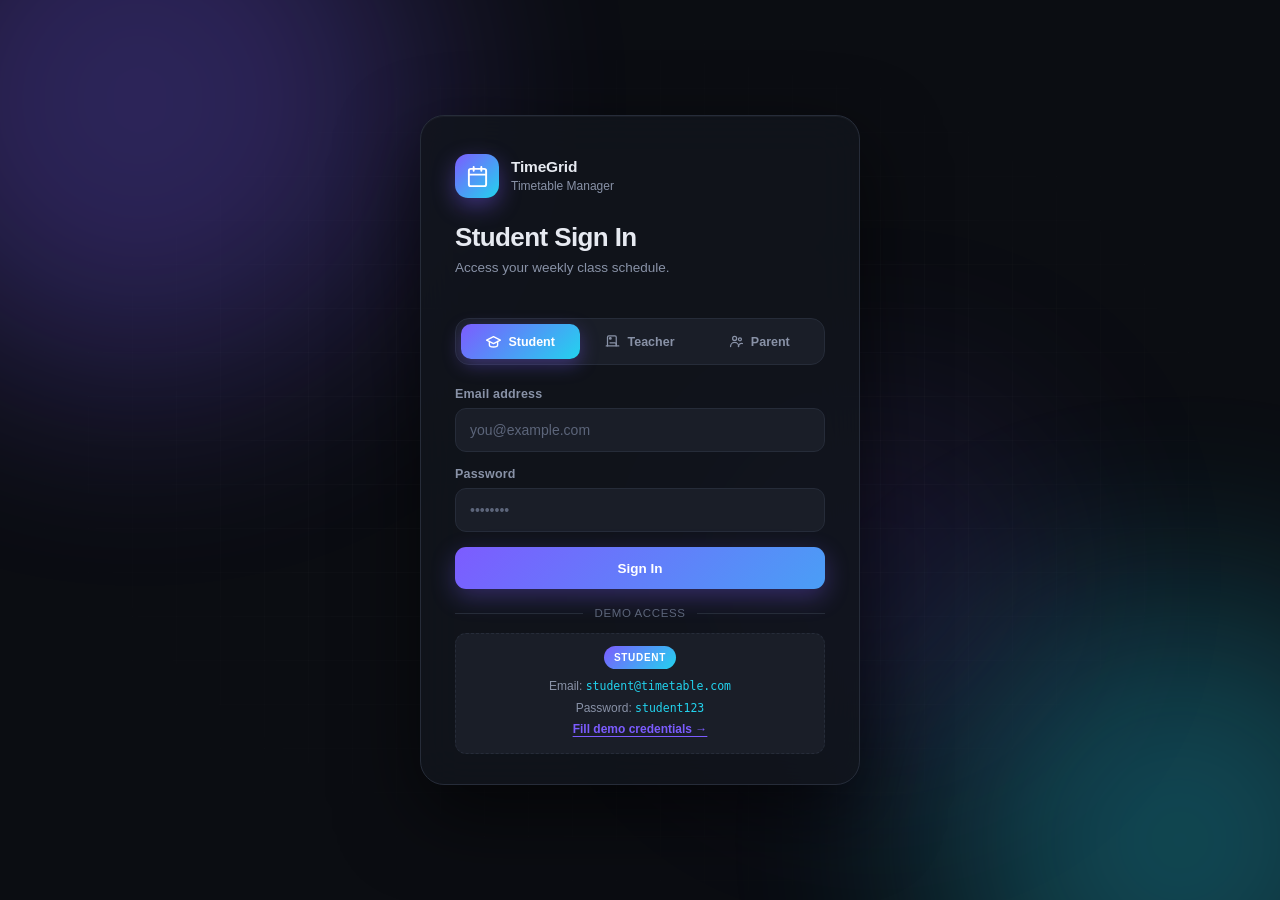
<file: frontend/abc/main.html>
<!DOCTYPE html>
<html lang="en">
<head>
<meta charset="UTF-8" />
<meta name="viewport" content="width=device-width, initial-scale=1" />
<title>TimeGrid — Dashboard</title>
<style>
/* ============ BASE ============ */
*{box-sizing:border-box;margin:0;padding:0}
:root{
  --bg:#0b0d12;
  --surface:#12151d;
  --surface-2:#1a1e28;
  --surface-3:#222734;
  --border:#262c39;
  --text:#e7eaf1;
  --muted:#8992a7;
  --accent:#7c5cff;
  --accent-2:#22d3ee;
  --accent-soft:rgba(124,92,255,.15);
  --danger:#fb7185;
  --radius:14px;
  --role-accent:#7c5cff;
  --role-accent-2:#22d3ee;
}
html,body{height:100%}
body{
  font-family:'Inter',-apple-system,BlinkMacSystemFont,'Segoe UI',Roboto,sans-serif;
  background:var(--bg);
  color:var(--text);
  -webkit-font-smoothing:antialiased;
  overflow-x:hidden;
}
button,input,select{font-family:inherit}
::selection{background:rgba(124,92,255,.35)}
::-webkit-scrollbar{width:10px;height:10px}
::-webkit-scrollbar-track{background:transparent}
::-webkit-scrollbar-thumb{background:#2a3141;border-radius:20px;border:2px solid var(--bg)}
::-webkit-scrollbar-thumb:hover{background:#3a4256}

/* ============ SCREENS ============ */
.screen{display:none}
.screen.active{display:block}
#loginScreen.active{display:grid;place-items:center;min-height:100vh;padding:24px}
.screen-exit{animation:screenExit .45s cubic-bezier(.4,0,.2,1) forwards}
@keyframes screenExit{to{opacity:0;transform:scale(.96) translateY(-12px);filter:blur(6px)}}
.screen-enter{animation:screenEnter .6s cubic-bezier(.2,.8,.3,1) forwards}
@keyframes screenEnter{from{opacity:0;transform:scale(1.03) translateY(14px);filter:blur(6px)}to{opacity:1;transform:none;filter:none}}

/* ============ LOGIN ============ */
#loginScreen{position:relative;overflow:hidden}
.blob{position:fixed;border-radius:50%;filter:blur(110px);opacity:.30;pointer-events:none;z-index:0;transition:background 1s ease}
.blob.b1{width:560px;height:560px;background:var(--role-accent);top:-180px;left:-140px;animation:float1 18s ease-in-out infinite}
.blob.b2{width:480px;height:480px;background:var(--role-accent-2);bottom:-180px;right:-140px;animation:float2 22s ease-in-out infinite}
.blob.b3{width:340px;height:340px;background:var(--role-accent);top:45%;left:55%;opacity:.14;animation:float3 26s ease-in-out infinite}
@keyframes float1{0%,100%{transform:translate(0,0) scale(1)}50%{transform:translate(70px,60px) scale(1.08)}}
@keyframes float2{0%,100%{transform:translate(0,0) scale(1)}50%{transform:translate(-80px,-50px) scale(1.05)}}
@keyframes float3{0%,100%{transform:translate(0,0) scale(1)}33%{transform:translate(-40px,50px) scale(1.1)}66%{transform:translate(50px,-30px) scale(.95)}}

.grid-overlay{
  position:fixed;inset:0;z-index:0;pointer-events:none;
  background-image:
    linear-gradient(rgba(255,255,255,.025) 1px, transparent 1px),
    linear-gradient(90deg, rgba(255,255,255,.025) 1px, transparent 1px);
  background-size:44px 44px;
  mask-image:radial-gradient(ellipse at center, #000 20%, transparent 75%);
  -webkit-mask-image:radial-gradient(ellipse at center, #000 20%, transparent 75%);
  animation:gridPan 40s linear infinite;
}
@keyframes gridPan{from{background-position:0 0,0 0}to{background-position:44px 44px,44px 44px}}

.login-card{
  position:relative;z-index:1;width:100%;max-width:440px;
  background:rgba(18,21,29,.82);
  backdrop-filter:blur(22px);-webkit-backdrop-filter:blur(22px);
  border:1px solid var(--border);border-radius:24px;
  padding:38px 34px 30px;
  box-shadow:0 30px 80px rgba(0,0,0,.6), inset 0 1px 0 rgba(255,255,255,.04);
  animation:cardIn .7s cubic-bezier(.2,.8,.3,1) both;
  transition:box-shadow .6s ease;
}
.login-card:hover{box-shadow:0 34px 90px rgba(0,0,0,.7), 0 0 0 1px rgba(var(--role-accent-rgb,124,92,255),.2), inset 0 1px 0 rgba(255,255,255,.06)}
@keyframes cardIn{from{opacity:0;transform:translateY(28px) scale(.97)}to{opacity:1;transform:none}}

.stagger{opacity:0;animation:staggerIn .55s cubic-bezier(.2,.8,.3,1) forwards}
@keyframes staggerIn{from{opacity:0;transform:translateY(14px)}to{opacity:1;transform:none}}

.brand{display:flex;align-items:center;gap:12px;margin-bottom:24px}
.logo{
  width:44px;height:44px;border-radius:13px;flex:none;
  background:linear-gradient(135deg,var(--role-accent),var(--role-accent-2));
  display:grid;place-items:center;
  box-shadow:0 8px 22px rgba(124,92,255,.4);
  transition:background .6s ease, box-shadow .6s ease, transform .4s cubic-bezier(.2,.9,.3,1.4);
  animation:logoFloat 5s ease-in-out infinite;
}
@keyframes logoFloat{0%,100%{transform:translateY(0)}50%{transform:translateY(-3px)}}
.logo:hover{transform:scale(1.08) rotate(-4deg)}
.logo svg{width:23px;height:23px;stroke:#fff;fill:none;stroke-width:2;stroke-linecap:round;stroke-linejoin:round}
.brand-text b{display:block;font-size:15.5px;letter-spacing:-.2px}
.brand-text span{font-size:12px;color:var(--muted)}

.login-card h1{font-size:26px;letter-spacing:-.6px;margin-bottom:5px;transition:opacity .3s}
.login-card .sub{font-size:13.5px;color:var(--muted);margin-bottom:20px;line-height:1.5;min-height:40px}

.role-toggle{position:relative;display:flex;padding:5px;background:var(--surface-2);border:1px solid var(--border);border-radius:14px;margin-bottom:22px;isolation:isolate}
.role-indicator{
  position:absolute;top:5px;bottom:5px;left:5px;width:calc((100% - 10px)/3);
  border-radius:10px;
  background:linear-gradient(135deg,var(--role-accent),var(--role-accent-2));
  box-shadow:0 6px 18px rgba(124,92,255,.35);
  transition:transform .45s cubic-bezier(.2,.9,.3,1.2), background .5s ease, box-shadow .5s ease;
  z-index:0;
}
.role-btn{
  position:relative;z-index:1;flex:1;
  display:flex;align-items:center;justify-content:center;gap:7px;
  padding:10px 6px;border:none;border-radius:10px;
  background:transparent;color:var(--muted);
  font-size:12.5px;font-weight:600;cursor:pointer;
  transition:color .3s, transform .15s;white-space:nowrap;
}
.role-btn svg{width:15px;height:15px;stroke:currentColor;fill:none;stroke-width:2;stroke-linecap:round;stroke-linejoin:round;transition:transform .3s}
.role-btn:hover{color:var(--text)}
.role-btn.active{color:#fff}
.role-btn.active svg{transform:scale(1.1)}
.role-btn:active{transform:scale(.96)}

.field{margin-bottom:15px}
.field label{display:block;font-size:12.5px;font-weight:600;color:var(--muted);margin-bottom:7px;letter-spacing:.2px;transition:color .3s}
.input{
  width:100%;padding:13px 14px;background:var(--surface-2);
  border:1px solid var(--border);border-radius:11px;
  color:var(--text);font-size:14px;outline:none;
  transition:border-color .25s, box-shadow .25s, background .25s, transform .15s;
}
.input::placeholder{color:#5c657a}
.input:focus{border-color:var(--role-accent);background:#1c2130;box-shadow:0 0 0 3.5px var(--accent-soft);transform:translateY(-1px)}
.field:focus-within label{color:var(--role-accent)}
select.input{appearance:none;cursor:pointer;
  background-image:url("data:image/svg+xml,%3Csvg xmlns='http://www.w3.org/2000/svg' viewBox='0 0 24 24' fill='none' stroke='%238992a7' stroke-width='2.4' stroke-linecap='round'%3E%3Cpath d='M6 9l6 6 6-6'/%3E%3C/svg%3E");
  background-repeat:no-repeat;background-position:right 12px center;background-size:15px;padding-right:38px}

.btn{
  position:relative;overflow:hidden;
  display:inline-flex;align-items:center;justify-content:center;gap:8px;
  padding:12px 18px;border:none;border-radius:11px;
  font-size:13.5px;font-weight:600;cursor:pointer;
  transition:transform .15s, box-shadow .3s, background .3s, opacity .3s;
  white-space:nowrap;
}
.btn::after{content:'';position:absolute;top:0;left:-80%;width:60%;height:100%;background:linear-gradient(100deg,transparent,rgba(255,255,255,.25),transparent);transform:skewX(-20deg);transition:left .7s cubic-bezier(.2,.8,.3,1);pointer-events:none}
.btn:hover::after{left:130%}
.btn:active{transform:scale(.97)}
.btn.primary{background:linear-gradient(135deg,var(--role-accent),var(--role-accent-2));color:#fff;box-shadow:0 8px 24px rgba(124,92,255,.32);background-size:180% 180%;animation:btnShift 6s ease infinite}
@keyframes btnShift{0%,100%{background-position:0% 50%}50%{background-position:100% 50%}}
.btn.primary:hover{box-shadow:0 12px 32px rgba(124,92,255,.5);transform:translateY(-1px)}
.btn.block{width:100%;padding:13.5px}
.btn.ghost{background:var(--surface-2);color:var(--text);border:1px solid var(--border)}
.btn.ghost:hover{background:var(--surface-3);transform:translateY(-1px)}
.btn.danger{background:rgba(251,113,133,.12);color:var(--danger);border:1px solid rgba(251,113,133,.28)}
.btn.danger:hover{background:rgba(251,113,133,.2)}
.btn[disabled]{opacity:.7;cursor:not-allowed;animation:none}
.btn[disabled]::after{display:none}
.btn.sm{padding:8px 14px;font-size:12.5px}

.error-msg{display:none;align-items:center;gap:8px;background:rgba(251,113,133,.1);border:1px solid rgba(251,113,133,.28);color:#ffa8b6;font-size:12.5px;padding:10px 12px;border-radius:10px;margin-bottom:16px}
.error-msg.show{display:flex;animation:shake .45s cubic-bezier(.36,.07,.19,.97)}
@keyframes shake{0%,100%{transform:translateX(0)}15%{transform:translateX(-8px)}30%{transform:translateX(7px)}45%{transform:translateX(-6px)}60%{transform:translateX(5px)}75%{transform:translateX(-3px)}}

.divider{display:flex;align-items:center;gap:12px;margin:18px 0 14px;color:#5c657a;font-size:11.5px;letter-spacing:.6px}
.divider::before,.divider::after{content:'';flex:1;height:1px;background:var(--border)}

.demo-hint{font-size:12px;color:var(--muted);text-align:center;line-height:1.8;background:var(--surface-2);border:1px dashed var(--border);padding:12px;border-radius:11px;transition:border-color .4s, background .4s}
.demo-hint:hover{border-color:var(--role-accent);background:rgba(124,92,255,.04)}
.demo-hint code{color:var(--role-accent-2);font-size:11.5px;transition:color .5s}
.demo-hint .role-tag{display:inline-block;font-size:10px;font-weight:700;letter-spacing:.7px;text-transform:uppercase;color:#fff;background:linear-gradient(135deg,var(--role-accent),var(--role-accent-2));padding:2.5px 10px;border-radius:20px;margin-bottom:7px;transition:background .5s}
.link-btn{background:none;border:none;color:var(--role-accent);cursor:pointer;font-size:12px;font-weight:600;text-decoration:underline;text-underline-offset:3px;transition:color .3s,opacity .2s}
.link-btn:hover{opacity:.8}

.spinner{width:15px;height:15px;border:2px solid rgba(255,255,255,.3);border-top-color:#fff;border-radius:50%;animation:spin .7s linear infinite}
@keyframes spin{to{transform:rotate(360deg)}}

/* ============ APP SHELL ============ */
.topbar{
  position:sticky;top:0;z-index:50;
  background:rgba(11,13,18,.85);
  backdrop-filter:blur(14px);-webkit-backdrop-filter:blur(14px);
  border-bottom:1px solid var(--border);
  animation:topbarIn .55s cubic-bezier(.2,.8,.3,1) both;
}
@keyframes topbarIn{from{transform:translateY(-100%)}to{transform:none}}
.topbar-inner{max-width:1500px;margin:0 auto;padding:0 24px;height:66px;display:flex;align-items:center;gap:14px}
.topbar .logo{width:36px;height:36px;border-radius:10px;animation:none}
.topbar .logo svg{width:19px;height:19px}
.topbar-title{font-size:15px;font-weight:700;letter-spacing:-.2px}
.topbar-title span{display:block;font-size:11.5px;font-weight:500;color:var(--muted)}
.role-badge{
  font-size:10.5px;font-weight:700;letter-spacing:.6px;text-transform:uppercase;
  padding:4px 11px;border-radius:20px;color:#fff;
  background:linear-gradient(135deg,var(--role-accent),var(--role-accent-2));
  box-shadow:0 4px 14px rgba(124,92,255,.3);
  white-space:nowrap;transition:background .6s, box-shadow .6s;
  animation:badgePop .5s cubic-bezier(.2,.9,.3,1.4) both;
}
@keyframes badgePop{from{opacity:0;transform:scale(.6)}to{opacity:1;transform:scale(1)}}
.spacer{flex:1}
.user-chip{display:flex;align-items:center;gap:10px;padding:6px 6px 6px 12px;background:var(--surface);border:1px solid var(--border);border-radius:30px;transition:border-color .3s}
.user-chip:hover{border-color:var(--role-accent)}
.user-chip .name{font-size:12.5px;font-weight:600}
.avatar{width:30px;height:30px;border-radius:50%;flex:none;background:linear-gradient(135deg,var(--role-accent),var(--role-accent-2));display:grid;place-items:center;font-size:11.5px;font-weight:700;color:#fff;transition:background .6s}
.icon-btn{width:30px;height:30px;border-radius:50%;border:none;cursor:pointer;background:transparent;color:var(--muted);display:grid;place-items:center;transition:.2s}
.icon-btn:hover{background:rgba(251,113,133,.14);color:var(--danger);transform:rotate(8deg) scale(1.05)}
.icon-btn svg{width:15px;height:15px;stroke:currentColor;fill:none;stroke-width:2;stroke-linecap:round;stroke-linejoin:round}

/* layout with sidebar */
.app-layout{max-width:1500px;margin:0 auto;padding:22px 24px 60px;display:grid;grid-template-columns:220px 1fr;gap:26px;align-items:start}

/* ============ SIDEBAR ============ */
.sidebar{
  position:sticky;top:88px;
  background:linear-gradient(165deg,var(--surface),#0f1219);
  border:1px solid var(--border);
  border-radius:16px;padding:14px;
  animation:staggerIn .55s .05s cubic-bezier(.2,.8,.3,1) both;
}
.nav-label{font-size:10.5px;font-weight:700;letter-spacing:.8px;text-transform:uppercase;color:#5c657a;padding:6px 12px 10px}
.nav-item{
  display:flex;align-items:center;gap:11px;width:100%;
  padding:11px 13px;border:none;border-radius:11px;
  background:transparent;color:var(--muted);
  font-size:13.5px;font-weight:600;cursor:pointer;text-align:left;
  transition:background .2s,color .2s,transform .15s;
  margin-bottom:4px;position:relative;overflow:hidden;
}
.nav-item svg{width:17px;height:17px;stroke:currentColor;fill:none;stroke-width:2;stroke-linecap:round;stroke-linejoin:round;flex:none;transition:transform .25s}
.nav-item:hover{background:var(--surface-2);color:var(--text)}
.nav-item:hover svg{transform:scale(1.1)}
.nav-item.active{
  background:linear-gradient(135deg,rgba(124,92,255,.2),rgba(34,211,238,.12));
  color:#fff;
  box-shadow:inset 0 0 0 1px rgba(124,92,255,.28);
}
.nav-item.active::before{
  content:'';position:absolute;left:0;top:20%;bottom:20%;width:3px;border-radius:0 4px 4px 0;
  background:linear-gradient(180deg,var(--role-accent),var(--role-accent-2));
}
.nav-item .badge{
  margin-left:auto;font-size:10.5px;font-weight:700;
  background:var(--surface-3);color:var(--muted);
  padding:2px 8px;border-radius:20px;
}
.nav-item.active .badge{background:rgba(255,255,255,.15);color:#fff}

.sidebar-foot{
  margin-top:14px;padding-top:14px;border-top:1px solid var(--border);
  font-size:11.5px;color:var(--muted);line-height:1.6;padding-left:4px;padding-right:4px;
}
.sidebar-foot b{color:var(--text);font-size:12px;display:block;margin-bottom:2px}

/* ============ MAIN / VIEWS ============ */
.main-area{min-width:0}
.view{display:none}
.view.active{display:block;animation:viewIn .45s cubic-bezier(.2,.8,.3,1) both}
@keyframes viewIn{from{opacity:0;transform:translateY(14px)}to{opacity:1;transform:none}}

/* welcome banner */
.welcome{
  position:relative;overflow:hidden;
  background:linear-gradient(120deg,rgba(124,92,255,.16),rgba(34,211,238,.08) 55%,transparent);
  border:1px solid var(--border);
  border-radius:18px;padding:26px 28px;margin-bottom:22px;
  animation:staggerIn .55s .1s cubic-bezier(.2,.8,.3,1) both;
}
.welcome::before{
  content:'';position:absolute;top:-60%;right:-10%;width:340px;height:340px;border-radius:50%;
  background:radial-gradient(circle,rgba(var(--role-accent-rgb,124,92,255),.22),transparent 70%);
  animation:float1 14s ease-in-out infinite;pointer-events:none;
}
.welcome .greet{font-size:12.5px;font-weight:600;letter-spacing:.5px;text-transform:uppercase;color:var(--role-accent-2);margin-bottom:6px;position:relative}
.welcome h1{font-size:25px;letter-spacing:-.6px;margin-bottom:8px;position:relative}
.welcome p{font-size:13.5px;color:var(--muted);max-width:560px;line-height:1.55;position:relative}
.welcome .pill{
  display:inline-flex;align-items:center;gap:7px;margin-top:16px;position:relative;
  background:rgba(0,0,0,.28);border:1px solid var(--border);
  padding:8px 14px;border-radius:30px;font-size:12.5px;font-weight:600;
}
.welcome .pill .live{width:7px;height:7px;border-radius:50%;background:#34d399;box-shadow:0 0 0 0 rgba(52,211,153,.6);animation:livePulse 2s infinite}
@keyframes livePulse{0%{box-shadow:0 0 0 0 rgba(52,211,153,.55)}70%{box-shadow:0 0 0 9px rgba(52,211,153,0)}100%{box-shadow:0 0 0 0 rgba(52,211,153,0)}}

/* stat cards */
.stats{display:grid;grid-template-columns:repeat(auto-fit,minmax(165px,1fr));gap:14px;margin-bottom:22px}
.stat{
  background:linear-gradient(160deg,var(--surface),#0f1219);
  border:1px solid var(--border);border-radius:var(--radius);
  padding:18px;position:relative;overflow:hidden;
  animation:statIn .6s cubic-bezier(.2,.8,.3,1) both;
  transition:transform .25s, border-color .25s, box-shadow .25s;
}
.stat:nth-child(1){animation-delay:.12s}
.stat:nth-child(2){animation-delay:.18s}
.stat:nth-child(3){animation-delay:.24s}
.stat:nth-child(4){animation-delay:.30s}
@keyframes statIn{from{opacity:0;transform:translateY(16px)}to{opacity:1;transform:none}}
.stat:hover{transform:translateY(-3px);border-color:var(--role-accent);box-shadow:0 12px 28px rgba(0,0,0,.4)}
.stat::after{content:'';position:absolute;top:0;left:0;width:100%;height:2px;background:linear-gradient(90deg,var(--role-accent),var(--role-accent-2));opacity:.9}
.stat .ico{width:32px;height:32px;border-radius:9px;display:grid;place-items:center;margin-bottom:12px;background:rgba(124,92,255,.12)}
.stat .ico svg{width:16px;height:16px;stroke:var(--role-accent-2);fill:none;stroke-width:2;stroke-linecap:round;stroke-linejoin:round}
.stat .value{font-size:27px;font-weight:700;letter-spacing:-1px;line-height:1;font-variant-numeric:tabular-nums}
.stat .label{font-size:12px;color:var(--muted);margin-top:7px;font-weight:500}

/* dashboard grid */
.dash-grid{display:grid;grid-template-columns:1.5fr 1fr;gap:18px;margin-bottom:22px}
.panel{
  background:linear-gradient(165deg,var(--surface),#0f1219);
  border:1px solid var(--border);border-radius:16px;padding:20px;
  animation:staggerIn .55s .22s cubic-bezier(.2,.8,.3,1) both;
}
.panel-head{display:flex;align-items:center;gap:10px;margin-bottom:16px}
.panel-head h3{font-size:14.5px;letter-spacing:-.2px}
.panel-head .sub{font-size:11.5px;color:var(--muted);margin-top:2px}
.panel-head .spacer{flex:1}
.panel-head .chip{
  font-size:10.5px;font-weight:700;letter-spacing:.5px;text-transform:uppercase;
  padding:4px 10px;border-radius:20px;
  background:rgba(var(--role-accent-rgb,124,92,255),.14);
  color:var(--role-accent-2);
  border:1px solid rgba(var(--role-accent-rgb,124,92,255),.25);
}

/* today's schedule list */
.schedule-list{display:flex;flex-direction:column;gap:9px}
.schedule-item{
  display:flex;align-items:center;gap:13px;
  background:var(--surface-2);border:1px solid var(--border);
  border-radius:12px;padding:12px 14px;
  transition:transform .2s, border-color .2s, background .2s;
  animation:staggerIn .45s cubic-bezier(.2,.8,.3,1) both;
  position:relative;overflow:hidden;
}
.schedule-item::before{content:'';position:absolute;left:0;top:0;bottom:0;width:3px;background:var(--bar,var(--role-accent))}
.schedule-item:hover{transform:translateX(3px);border-color:var(--role-accent);background:#1d2230}
.schedule-item .time{
  font-size:11.5px;font-weight:700;color:var(--muted);
  min-width:88px;font-variant-numeric:tabular-nums;
}
.schedule-item .time b{display:block;color:var(--text);font-size:12.5px}
.schedule-item .info{flex:1;min-width:0}
.schedule-item .info .name{font-size:13.5px;font-weight:650;letter-spacing:-.1px;white-space:nowrap;overflow:hidden;text-overflow:ellipsis}
.schedule-item .info .meta{font-size:11.5px;color:var(--muted);margin-top:2px;white-space:nowrap;overflow:hidden;text-overflow:ellipsis}
.schedule-item .tag{
  font-size:10px;font-weight:700;letter-spacing:.4px;text-transform:uppercase;
  padding:3px 9px;border-radius:20px;
  background:rgba(var(--role-accent-rgb,124,92,255),.14);
  color:var(--role-accent-2);border:1px solid rgba(var(--role-accent-rgb,124,92,255),.25);
  flex:none;
}

/* next-class highlight */
.next-class{
  background:linear-gradient(140deg,rgba(124,92,255,.18),rgba(34,211,238,.08));
  border:1px solid rgba(var(--role-accent-rgb,124,92,255),.3);
  border-radius:14px;padding:18px;margin-bottom:14px;position:relative;overflow:hidden;
}
.next-class::after{
  content:'';position:absolute;top:-40%;right:-20%;width:180px;height:180px;border-radius:50%;
  background:radial-gradient(circle,rgba(var(--role-accent-rgb,124,92,255),.25),transparent 70%);
  animation:float1 12s ease-in-out infinite;
}
.next-class .label{font-size:10.5px;font-weight:700;letter-spacing:.8px;text-transform:uppercase;color:var(--role-accent-2);margin-bottom:8px;position:relative}
.next-class .title{font-size:18px;font-weight:700;letter-spacing:-.4px;margin-bottom:5px;position:relative}
.next-class .details{font-size:12.5px;color:var(--muted);position:relative;line-height:1.5}
.next-class .details b{color:var(--text);font-weight:600}

/* mini week overview */
.mini-week{display:grid;grid-template-columns:repeat(5,1fr);gap:7px}
.mini-day{
  background:var(--surface-2);border:1px solid var(--border);
  border-radius:10px;padding:10px 6px;text-align:center;
  transition:transform .2s, border-color .2s;
  animation:staggerIn .4s cubic-bezier(.2,.8,.3,1) both;
}
.mini-day:hover{transform:translateY(-3px);border-color:var(--role-accent)}
.mini-day.today{border-color:var(--role-accent);background:rgba(var(--role-accent-rgb,124,92,255),.1);box-shadow:0 0 0 1px rgba(var(--role-accent-rgb,124,92,255),.25)}
.mini-day .dow{font-size:10px;font-weight:700;letter-spacing:.5px;text-transform:uppercase;color:var(--muted)}
.mini-day .cnt{font-size:19px;font-weight:700;letter-spacing:-.5px;margin-top:5px;line-height:1}
.mini-day.today .dow{color:var(--role-accent-2)}
.mini-day .bar{height:3px;border-radius:3px;background:linear-gradient(90deg,var(--role-accent),var(--role-accent-2));margin-top:8px;opacity:.85;transform-origin:left;animation:barGrow .8s cubic-bezier(.2,.9,.3,1.2) both}
@keyframes barGrow{from{transform:scaleX(0)}to{transform:scaleX(1)}}

/* teacher course list */
.course-item{
  display:flex;align-items:center;gap:13px;
  padding:12px 14px;border-radius:12px;
  background:var(--surface-2);border:1px solid var(--border);
  margin-bottom:9px;transition:transform .2s, border-color .2s;
  animation:staggerIn .45s cubic-bezier(.2,.8,.3,1) both;
}
.course-item:hover{transform:translateX(3px);border-color:var(--role-accent)}
.course-item .swatch-sm{width:10px;height:10px;border-radius:50%;flex:none}
.course-item .ci-info{flex:1;min-width:0}
.course-item .ci-info .n{font-size:13.5px;font-weight:650;letter-spacing:-.1px}
.course-item .ci-info .m{font-size:11.5px;color:var(--muted);margin-top:2px}
.course-item .count{
  font-size:12px;font-weight:700;color:var(--text);
  background:var(--surface-3);padding:4px 10px;border-radius:20px;flex:none;
}

.empty-state{
  text-align:center;padding:30px 16px;color:var(--muted);
}
.empty-state svg{width:34px;height:34px;stroke:#4d5568;fill:none;stroke-width:1.8;stroke-linecap:round;stroke-linejoin:round;margin-bottom:10px}
.empty-state p{font-size:12.5px;line-height:1.6}

/* ============ TIMETABLE VIEW ============ */
.section-head{display:flex;align-items:center;gap:14px;margin-bottom:16px;flex-wrap:wrap}
.section-head h2{font-size:18px;letter-spacing:-.3px}
.section-head p{font-size:12.5px;color:var(--muted);margin-top:3px}
.head-actions{display:flex;gap:10px;margin-left:auto}
.tt-wrap{background:var(--surface);border:1px solid var(--border);border-radius:16px;overflow-x:auto;box-shadow:0 20px 50px rgba(0,0,0,.3)}
.tt-grid{display:grid;grid-template-columns:88px repeat(5,minmax(150px,1fr));min-width:880px}
.tt-head{
  padding:14px 12px;font-size:11.5px;font-weight:700;letter-spacing:.7px;
  text-transform:uppercase;color:var(--muted);
  border-right:1px solid var(--border);border-bottom:1px solid var(--border);
  background:#0f1219;position:relative;text-align:center;
}
.tt-head.today{color:#fff;background:linear-gradient(180deg,rgba(124,92,255,.22),#0f1219)}
.tt-head.today::after{content:'';position:absolute;bottom:-1px;left:20%;right:20%;height:2px;background:linear-gradient(90deg,var(--role-accent),var(--role-accent-2));border-radius:3px}
.tt-corner{background:#0f1219}
.tt-time{padding:8px 12px;font-size:11.5px;font-weight:600;color:#6b7488;border-right:1px solid var(--border);border-bottom:1px solid var(--border);display:flex;align-items:center;background:rgba(15,18,25,.55);justify-content:center}
.tt-cell{position:relative;min-height:68px;padding:4px;border-right:1px solid var(--border);border-bottom:1px solid var(--border);cursor:pointer;transition:background .2s}
.tt-cell:hover{background:rgba(124,92,255,.06)}
.tt-cell.locked{cursor:default}
.tt-cell.locked:hover{background:transparent}
.tt-cell.dim{opacity:.35}
.cell-add{position:absolute;inset:0;width:100%;height:100%;display:grid;place-items:center;border:none;background:none;cursor:pointer;color:#4d5568;font-size:20px;font-weight:300;opacity:0;transition:opacity .2s,color .2s,transform .3s cubic-bezier(.2,.9,.3,1.4);transform:scale(.6)}
.tt-cell:hover .cell-add{opacity:1;color:var(--role-accent);transform:scale(1)}
.tt-grid > *:nth-child(6n){border-right:none}
.tt-grid > *:nth-last-child(-n+6){border-bottom:none}
.class-card{
  height:100%;min-height:58px;border-radius:9px;padding:7px 9px;
  display:flex;flex-direction:column;justify-content:center;gap:2px;
  border-left:3px solid;cursor:pointer;position:relative;overflow:hidden;
  transition:transform .2s cubic-bezier(.2,.9,.3,1.3), filter .2s, box-shadow .2s;
  animation:cardPop .4s cubic-bezier(.2,.9,.3,1.3) both;
}
@keyframes cardPop{0%{opacity:0;transform:scale(.85) translateY(6px)}60%{opacity:1;transform:scale(1.03)}100%{opacity:1;transform:scale(1)}}
.class-card::before{content:'';position:absolute;inset:0;background:linear-gradient(120deg,transparent 30%,rgba(255,255,255,.08) 50%,transparent 70%);transform:translateX(-100%);transition:transform .6s;pointer-events:none}
.class-card:hover::before{transform:translateX(100%)}
.class-card:hover{transform:translateY(-3px) scale(1.02);filter:brightness(1.2);box-shadow:0 10px 22px rgba(0,0,0,.45)}
.class-card.mine{box-shadow:inset 0 0 0 1.5px rgba(255,255,255,.22)}
.class-card .subject{font-size:12.5px;font-weight:650;line-height:1.25}
.class-card .meta{font-size:10.5px;color:var(--muted);line-height:1.3;overflow:hidden;text-overflow:ellipsis;white-space:nowrap}

/* legend */
.legend{display:flex;flex-wrap:wrap;gap:8px;margin-top:18px}
.legend-item{display:flex;align-items:center;gap:7px;font-size:11.5px;color:var(--muted);background:var(--surface);border:1px solid var(--border);padding:6px 11px;border-radius:20px;transition:transform .2s, border-color .2s, color .2s}
.legend-item:hover{transform:translateY(-2px);border-color:var(--role-accent);color:var(--text)}
.dot{width:8px;height:8px;border-radius:50%;flex:none;animation:dotPulse 2.4s ease-in-out infinite}
@keyframes dotPulse{0%,100%{transform:scale(1);opacity:1}50%{transform:scale(1.25);opacity:.8}}

/* read-only banner */
.role-banner{
  display:none;align-items:center;gap:14px;
  background:linear-gradient(135deg,rgba(251,191,36,.09),rgba(251,113,133,.07));
  border:1px solid rgba(251,191,36,.25);border-radius:var(--radius);
  padding:15px 18px;margin-bottom:22px;
}
.role-banner.show{display:flex;animation:bannerIn .5s cubic-bezier(.2,.8,.3,1) both}
@keyframes bannerIn{from{opacity:0;transform:translateY(-12px)}to{opacity:1;transform:none}}
.role-banner svg{width:20px;height:20px;stroke:#fbbf24;fill:none;stroke-width:2;stroke-linecap:round;stroke-linejoin:round;flex:none;animation:shieldPulse 2.4s ease-in-out infinite}
@keyframes shieldPulse{0%,100%{opacity:1;transform:scale(1)}50%{opacity:.7;transform:scale(1.08)}}
.role-banner b{display:block;font-size:13px;letter-spacing:-.1px}
.role-banner span{font-size:12px;color:var(--muted)}

/* ============ MODAL ============ */
.modal-backdrop{position:fixed;inset:0;z-index:200;background:rgba(5,7,11,.72);backdrop-filter:blur(6px);-webkit-backdrop-filter:blur(6px);display:none;align-items:center;justify-content:center;padding:20px}
.modal-backdrop.open{display:flex;animation:fade .25s ease}
@keyframes fade{from{opacity:0}to{opacity:1}}
.modal{width:100%;max-width:490px;max-height:92vh;overflow-y:auto;background:var(--surface);border:1px solid var(--border);border-radius:20px;padding:26px;box-shadow:0 30px 90px rgba(0,0,0,.7);animation:modalIn .4s cubic-bezier(.2,.9,.3,1.15) both}
@keyframes modalIn{from{opacity:0;transform:translateY(24px) scale(.94)}to{opacity:1;transform:none}}
.modal h3{font-size:18px;letter-spacing:-.3px;margin-bottom:20px}
.modal.readonly .field{pointer-events:none}
.modal.readonly .input{opacity:.72}
.modal.readonly .swatches{pointer-events:none;opacity:.6}
.row{display:grid;grid-template-columns:1fr 1fr;gap:14px}
.modal-actions{display:flex;gap:10px;margin-top:24px;align-items:center}
.modal-actions .spacer{flex:1}
.swatches{display:flex;gap:9px;flex-wrap:wrap}
.swatch{width:30px;height:30px;border-radius:9px;border:2px solid transparent;cursor:pointer;transition:transform .2s cubic-bezier(.2,.9,.3,1.4), border-color .2s, box-shadow .2s;position:relative}
.swatch:hover{transform:scale(1.18) rotate(4deg)}
.swatch.active{border-color:#fff;box-shadow:0 0 0 3px rgba(255,255,255,.15);transform:scale(1.1)}

/* ============ TOASTS ============ */
#toasts{position:fixed;bottom:24px;right:24px;z-index:400;display:flex;flex-direction:column;gap:10px;align-items:flex-end}
.toast{background:var(--surface-2);border:1px solid var(--border);color:var(--text);font-size:13px;font-weight:500;padding:12px 16px;border-radius:11px;box-shadow:0 14px 36px rgba(0,0,0,.55);border-left:3px solid var(--role-accent);animation:toastIn .35s cubic-bezier(.2,.9,.3,1.2) both;max-width:320px}
.toast.success{border-left-color:#34d399}
.toast.error{border-left-color:var(--danger)}
.toast.out{animation:toastOut .3s forwards}
@keyframes toastIn{from{opacity:0;transform:translateX(30px) scale(.95)}to{opacity:1;transform:none}}
@keyframes toastOut{to{opacity:0;transform:translateX(30px)}}

/* ============ RESPONSIVE ============ */
@media(max-width:1024px){
  .dash-grid{grid-template-columns:1fr}
}
@media(max-width:820px){
  .app-layout{grid-template-columns:1fr;padding:16px}
  .sidebar{position:static;display:flex;gap:6px;padding:8px;overflow-x:auto}
  .nav-label,.sidebar-foot{display:none}
  .nav-item{width:auto;flex:none;margin-bottom:0;padding:10px 14px}
  .nav-item .badge{display:none}
}
@media(max-width:640px){
  .login-card{padding:30px 22px 24px}
  .topbar-inner{padding:0 16px;height:62px}
  .user-chip .name{display:none}
  .user-chip{padding:5px}
  .topbar-title span{display:none}
  .role-badge{display:none !important}
  .row{grid-template-columns:1fr}
  .role-btn{font-size:11px;padding:9px 4px;gap:5px}
  .role-btn svg{width:13px;height:13px}
  .welcome{padding:22px 20px}
  .welcome h1{font-size:21px}
  .mini-week{grid-template-columns:repeat(5,1fr);gap:5px}
  #toasts{left:16px;right:16px;bottom:16px;align-items:stretch}
  .toast{max-width:none}
}
@media(prefers-reduced-motion:reduce){
  *{animation-duration:.001ms !important;animation-iteration-count:1 !important;transition-duration:.001ms !important}
}
</style>
</head>
<body>

<!-- ================= LOGIN SCREEN ================= -->
<section id="loginScreen" class="screen active">
  <div class="blob b1"></div>
  <div class="blob b2"></div>
  <div class="blob b3"></div>
  <div class="grid-overlay"></div>

  <div class="login-card" id="loginCard">
    <div class="brand stagger" style="animation-delay:.05s">
      <div class="logo">
        <svg viewBox="0 0 24 24"><rect x="3" y="4" width="18" height="18" rx="2"/><path d="M16 2v4M8 2v4M3 10h18"/></svg>
      </div>
      <div class="brand-text"><b>TimeGrid</b><span>Timetable Manager</span></div>
    </div>

    <h1 class="stagger" style="animation-delay:.12s" id="loginHeading">Student Sign In</h1>
    <p class="sub stagger" style="animation-delay:.18s" id="loginSub">Access your weekly class schedule.</p>

    <div class="role-toggle stagger" style="animation-delay:.24s" id="roleToggle">
      <div class="role-indicator" id="roleIndicator"></div>
      <button type="button" class="role-btn active" data-role="student">
        <svg viewBox="0 0 24 24"><path d="M22 10L12 5 2 10l10 5 10-5z"/><path d="M6 12v5c0 1.7 2.7 3 6 3s6-1.3 6-3v-5"/></svg>
        Student
      </button>
      <button type="button" class="role-btn" data-role="teacher">
        <svg viewBox="0 0 24 24"><path d="M4 19V5a2 2 0 0 1 2-2h10a2 2 0 0 1 2 2v14"/><path d="M4 19h14M4 19H2M20 19h2M18 19v-3a2 2 0 0 0-2-2H8"/><circle cx="8.5" cy="7" r="1.3"/></svg>
        Teacher
      </button>
      <button type="button" class="role-btn" data-role="parent">
        <svg viewBox="0 0 24 24"><circle cx="9" cy="7" r="3.2"/><path d="M2.5 20a6.5 6.5 0 0 1 13 0"/><circle cx="17.5" cy="8.5" r="2.4"/><path d="M15 20a5 5 0 0 1 6.5-4.8"/></svg>
        Parent
      </button>
    </div>

    <div class="error-msg stagger" style="animation-delay:.3s" id="loginError">
      <svg width="15" height="15" viewBox="0 0 24 24" fill="none" stroke="currentColor" stroke-width="2.2" stroke-linecap="round"><circle cx="12" cy="12" r="10"/><path d="M12 8v5M12 16.5v.01"/></svg>
      <span id="loginErrorText">Invalid email or password.</span>
    </div>

    <form id="loginForm" autocomplete="on" class="stagger" style="animation-delay:.3s">
      <div class="field">
        <label for="email">Email address</label>
        <input class="input" type="email" id="email" name="email" placeholder="you@example.com" required />
      </div>
      <div class="field">
        <label for="password">Password</label>
        <input class="input" type="password" id="password" name="password" placeholder="••••••••" required />
      </div>
      <button type="submit" class="btn primary block" id="loginBtn">Sign In</button>
    </form>

    <div class="divider stagger" style="animation-delay:.36s">DEMO ACCESS</div>
    <p class="demo-hint stagger" style="animation-delay:.42s">
      <span class="role-tag" id="demoRoleTag">Student</span><br />
      Email: <code id="demoEmail">student@timetable.com</code><br />
      Password: <code id="demoPass">student123</code><br />
      <button type="button" class="link-btn" id="fillDemo">Fill demo credentials →</button>
    </p>
  </div>
</section>

<!-- ================= APP SCREEN ================= -->
<section id="appScreen" class="screen">
  <header class="topbar">
    <div class="topbar-inner">
      <div class="logo">
        <svg viewBox="0 0 24 24"><rect x="3" y="4" width="18" height="18" rx="2"/><path d="M16 2v4M8 2v4M3 10h18"/></svg>
      </div>
      <div class="topbar-title">TimeGrid<span id="topbarSub">Dashboard</span></div>
      <span class="role-badge" id="userRoleBadge">Student</span>
      <div class="spacer"></div>
      <div class="user-chip">
        <span class="name" id="userName">Student</span>
        <div class="avatar" id="userAvatar">ST</div>
        <button class="icon-btn" id="logoutBtn" title="Sign out">
          <svg viewBox="0 0 24 24"><path d="M9 21H5a2 2 0 0 1-2-2V5a2 2 0 0 1 2-2h4"/><path d="M16 17l5-5-5-5M21 12H9"/></svg>
        </button>
      </div>
    </div>
  </header>

  <div class="app-layout">
    <!-- SIDEBAR -->
    <aside class="sidebar">
      <div class="nav-label">Menu</div>
      <button class="nav-item active" data-view="dashboard">
        <svg viewBox="0 0 24 24"><rect x="3" y="3" width="7" height="9" rx="1.5"/><rect x="14" y="3" width="7" height="5" rx="1.5"/><rect x="14" y="12" width="7" height="9" rx="1.5"/><rect x="3" y="16" width="7" height="5" rx="1.5"/></svg>
        Dashboard
      </button>
      <button class="nav-item" data-view="timetable">
        <svg viewBox="0 0 24 24"><rect x="3" y="4" width="18" height="18" rx="2"/><path d="M16 2v4M8 2v4M3 10h18"/></svg>
        Timetable
        <span class="badge" id="ttCountBadge">0</span>
      </button>

      <div class="sidebar-foot">
        <b id="sideRoleLabel">Student</b>
        <span id="sideHint">You can edit your schedule.</span>
      </div>
    </aside>

    <!-- MAIN -->
    <main class="main-area">

      <!-- read-only banner -->
      <div class="role-banner" id="roleBanner">
        <svg viewBox="0 0 24 24"><path d="M12 2l8 4v6c0 5-3.4 9.4-8 10-4.6-.6-8-5-8-10V6l8-4z"/><path d="M9.5 12.5l1.8 1.8 3.5-3.5"/></svg>
        <div><b>Parent View — Read Only</b><span>You can view your child's weekly timetable, but changes are disabled.</span></div>
      </div>

      <!-- ============ DASHBOARD VIEW ============ -->
      <div class="view active" id="dashboardView">
        <div class="welcome">
          <div class="greet" id="welcomeGreet">Welcome back</div>
          <h1 id="welcomeTitle">Hi, Aarav 👋</h1>
          <p id="welcomeSub">Here's your schedule overview for the week.</p>
          <div class="pill"><span class="live"></span><span id="welcomePill">You have classes today</span></div>
        </div>

        <div class="stats" id="dashStats"></div>

        <div class="dash-grid">
          <div class="panel">
            <div class="panel-head">
              <div>
                <h3 id="todayPanelTitle">Today's Schedule</h3>
                <div class="sub" id="todayPanelSub">Your classes for today</div>
              </div>
              <div class="spacer"></div>
              <span class="chip" id="todayChip">Today</span>
            </div>
            <div id="todayList"></div>
          </div>

          <div class="panel">
            <div class="panel-head">
              <div>
                <h3>Week Overview</h3>
                <div class="sub">Classes per day</div>
              </div>
            </div>
            <div class="mini-week" id="miniWeek"></div>
          </div>
        </div>

        <div class="dash-grid">
          <div class="panel" id="nextClassPanel">
            <div class="panel-head"><h3>Next Up</h3></div>
            <div id="nextClassBox"></div>
          </div>

          <div class="panel">
            <div class="panel-head">
              <div>
                <h3 id="listPanelTitle">Subjects</h3>
                <div class="sub" id="listPanelSub">Overview of your week</div>
              </div>
            </div>
            <div id="listPanelBody"></div>
          </div>
        </div>
      </div>

      <!-- ============ TIMETABLE VIEW ============ -->
      <div class="view" id="timetableView">
        <div class="section-head">
          <div>
            <h2 id="ttTitle">Weekly Timetable</h2>
            <p id="ttHint">Click any empty slot to add a class, or click a class to edit it.</p>
          </div>
          <div class="head-actions">
            <button class="btn ghost sm" id="clearBtn">Clear Week</button>
            <button class="btn primary sm" id="addBtn">
              <svg width="14" height="14" viewBox="0 0 24 24" fill="none" stroke="currentColor" stroke-width="2.4" stroke-linecap="round"><path d="M12 5v14M5 12h14"/></svg>
              Add Class
            </button>
          </div>
        </div>
        <div class="tt-wrap"><div class="tt-grid" id="ttGrid"></div></div>
        <div class="legend" id="legend"></div>
      </div>

    </main>
  </div>
</section>

<!-- ================= MODAL ================= -->
<div class="modal-backdrop" id="modal">
  <div class="modal" id="modalBox">
    <h3 id="modalTitle">Add Class</h3>
    <form id="classForm">
      <div class="field"><label>Subject</label><input class="input" name="subject" placeholder="e.g. Mathematics" required maxlength="40" /></div>
      <div class="row">
        <div class="field"><label>Teacher</label><input class="input" name="teacher" placeholder="e.g. Dr. A. Sharma" maxlength="40" /></div>
        <div class="field"><label>Room</label><input class="input" name="room" placeholder="e.g. B-201" maxlength="20" /></div>
      </div>
      <div class="row">
        <div class="field"><label>Day</label><select class="input" name="day" id="daySelect"></select></div>
        <div class="field"><label>Time slot</label><select class="input" name="slot" id="slotSelect"></select></div>
      </div>
      <div class="field"><label>Color tag</label><div class="swatches" id="swatches"></div></div>
      <div class="modal-actions">
        <button type="button" class="btn danger" id="deleteBtn">Delete</button>
        <div class="spacer"></div>
        <button type="button" class="btn ghost" id="cancelBtn">Cancel</button>
        <button type="submit" class="btn primary" id="saveBtn">Save</button>
      </div>
    </form>
  </div>
</div>

<div id="toasts"></div>

<script>
/* =========================================================
   CONSTANTS
   ========================================================= */
const DAYS = ['Monday','Tuesday','Wednesday','Thursday','Friday'];
const SLOT_STARTS = ['08:00','09:00','10:00','11:00','12:00','13:00','14:00','15:00','16:00','17:00'];
const COLORS = ['#7c5cff','#22d3ee','#34d399','#fbbf24','#fb7185','#38bdf8','#e879f9','#a3e635'];

const ROLES = {
  student: {
    key: 'student', email: 'student@timetable.com', password: 'student123',
    name: 'Aarav Mehta', label: 'Student',
    heading: 'Student Sign In',
    sub: 'Access your weekly class schedule and manage your timetable.',
    accent: '#7c5cff', accent2: '#22d3ee', accentRgb: '124,92,255',
    canEdit: true, banner: false,
    sideHint: 'You can edit your schedule.'
  },
  teacher: {
    key: 'teacher', email: 'teacher@timetable.com', password: 'teacher123',
    name: 'Dr. A. Sharma', label: 'Teacher',
    heading: 'Teacher Sign In',
    sub: 'Manage your classes, rooms and weekly teaching schedule.',
    accent: '#22d3ee', accent2: '#34d399', accentRgb: '34,211,238',
    canEdit: true, banner: false,
    sideHint: 'You can edit your teaching schedule.'
  },
  parent: {
    key: 'parent', email: 'parent@timetable.com', password: 'parent123',
    name: 'Mrs. Mehta', label: 'Parent',
    heading: 'Parent Sign In',
    sub: "View your child's weekly class schedule (read-only access).",
    accent: '#fbbf24', accent2: '#fb7185', accentRgb: '251,191,36',
    canEdit: false, banner: true,
    sideHint: 'View-only access to the timetable.'
  }
};

const ROLE_ORDER = ['student','teacher','parent'];
const STORAGE_KEY = 'timegrid_classes';
const AUTH_KEY = 'timegrid_auth';

/* =========================================================
   STATE
   ========================================================= */
let classes = loadClasses();
let editingId = null;
let selectedColor = 0;
let selectedRole = 'student';
let currentRole = 'student';
let currentUser = { name: '', role: 'student' };
let canEdit = true;
let currentView = 'dashboard';

/* =========================================================
   HELPERS
   ========================================================= */
const $ = (id) => document.getElementById(id);
const uid = () => Math.random().toString(36).slice(2, 10);
const esc = (s) => String(s == null ? '' : s).replace(/[&<>"']/g, c => ({'&':'&amp;','<':'&lt;','>':'&gt;','"':'&quot;',"'":'&#39;'}[c]));

function el(tag, cls, text) {
  const n = document.createElement(tag);
  if (cls) n.className = cls;
  if (text !== undefined) n.textContent = text;
  return n;
}

function initials(name) {
  return name.split(' ').filter(Boolean).map(w => w[0]).join('').slice(0, 2).toUpperCase();
}

function toast(message, type = 'info') {
  const t = el('div', 'toast ' + type, message);
  $('toasts').appendChild(t);
  setTimeout(() => { t.classList.add('out'); setTimeout(() => t.remove(), 320); }, 2600);
}

function animateValue(node, target, suffix = '') {
  const duration = 700, start = performance.now(), from = 0;
  function step(now) {
    const t = Math.min((now - start) / duration, 1);
    const eased = 1 - Math.pow(1 - t, 3);
    node.textContent = Math.round(from + (target - from) * eased) + suffix;
    if (t < 1) requestAnimationFrame(step);
  }
  requestAnimationFrame(step);
}

/* today index: Mon=0 ... Fri=4; -1 for weekend */
function todayIndex() {
  const d = new Date().getDay(); // Sun=0
  if (d === 0 || d === 6) return -1;
  return d - 1;
}

/* =========================================================
   DATA
   ========================================================= */
function seedData() {
  const raw = [
    { day: 0, slot: 0, subject: 'Mathematics',     teacher: 'Dr. A. Sharma',    room: 'B-201', color: 0 },
    { day: 0, slot: 2, subject: 'Physics',         teacher: 'Prof. R. Iyer',    room: 'Lab-1', color: 1 },
    { day: 0, slot: 4, subject: 'English',         teacher: 'Mr. J. Fernandes', room: 'A-010', color: 3 },
    { day: 1, slot: 1, subject: 'Data Structures', teacher: 'Ms. K. Rao',       room: 'C-104', color: 2 },
    { day: 1, slot: 3, subject: 'Chemistry',       teacher: 'Dr. S. Nair',      room: 'Lab-2', color: 4 },
    { day: 2, slot: 0, subject: 'Mathematics',     teacher: 'Dr. A. Sharma',    room: 'B-201', color: 0 },
    { day: 2, slot: 2, subject: 'Computer Lab',    teacher: 'Mr. V. Gupta',     room: 'IT-3',  color: 5 },
    { day: 2, slot: 5, subject: 'History',         teacher: 'Ms. P. Menon',     room: 'A-112', color: 6 },
    { day: 3, slot: 1, subject: 'Data Structures', teacher: 'Ms. K. Rao',       room: 'C-104', color: 2 },
    { day: 3, slot: 4, subject: 'Physical Ed.',    teacher: 'Coach M. Singh',   room: 'Ground', color: 7 },
    { day: 4, slot: 0, subject: 'Physics',         teacher: 'Prof. R. Iyer',    room: 'Lab-1', color: 1 },
    { day: 4, slot: 3, subject: 'English',         teacher: 'Mr. J. Fernandes', room: 'A-010', color: 3 }
  ];
  return raw.map(r => ({ ...r, id: uid() }));
}

function loadClasses() {
  try {
    const raw = localStorage.getItem(STORAGE_KEY);
    if (raw) return JSON.parse(raw);
  } catch (e) { /* ignore */ }
  return seedData();
}

function saveClasses() {
  try { localStorage.setItem(STORAGE_KEY, JSON.stringify(classes)); } catch (e) {}
}

/* =========================================================
   ROLE-AWARE DATA ACCESS
   ========================================================= */
/* Returns the classes the current user should see */
function visibleClasses() {
  if (currentRole === 'teacher') {
    return classes.filter(c => (c.teacher || '').toLowerCase() === currentUser.name.toLowerCase());
  }
  return classes; // student & parent see the whole timetable
}

/* =========================================================
   THEME
   ========================================================= */
function applyTheme(roleKey) {
  const r = ROLES[roleKey];
  const root = document.documentElement;
  root.style.setProperty('--role-accent', r.accent);
  root.style.setProperty('--role-accent-2', r.accent2);
  root.style.setProperty('--accent-soft', `rgba(${r.accentRgb},.16)`);
  root.style.setProperty('--role-accent-rgb', r.accentRgb);
}

/* =========================================================
   LOGIN — ROLE SWITCHING
   ========================================================= */
const roleToggle = $('roleToggle');
const roleIndicator = $('roleIndicator');
const loginBtn = $('loginBtn');
const loginError = $('loginError');

function moveIndicator(roleKey) {
  roleIndicator.style.transform = `translateX(${ROLE_ORDER.indexOf(roleKey) * 100}%)`;
}

function selectRole(role) {
  selectedRole = role;
  const r = ROLES[role];

  [...roleToggle.querySelectorAll('.role-btn')].forEach(b => {
    b.classList.toggle('active', b.dataset.role === role);
  });

  moveIndicator(role);
  applyTheme(role);

  const heading = $('loginHeading'), sub = $('loginSub');
  heading.style.opacity = '0'; sub.style.opacity = '0';
  heading.style.transform = 'translateY(8px)'; sub.style.transform = 'translateY(8px)';
  heading.style.transition = 'opacity .3s, transform .3s';
  sub.style.transition = 'opacity .3s, transform .3s';

  setTimeout(() => {
    heading.textContent = r.heading;
    sub.textContent = r.sub;
    heading.style.opacity = '1'; sub.style.opacity = '1';
    heading.style.transform = 'none'; sub.style.transform = 'none';
  }, 160);

  $('demoRoleTag').textContent = r.label;
  $('demoEmail').textContent = r.email;
  $('demoPass').textContent = r.password;
  $('email').placeholder = r.email.replace('@timetable.com', '@example.com');
  loginError.classList.remove('show');
}

roleToggle.addEventListener('click', (e) => {
  const btn = e.target.closest('.role-btn');
  if (btn && btn.dataset.role !== selectedRole) selectRole(btn.dataset.role);
});

$('fillDemo').addEventListener('click', () => {
  const r = ROLES[selectedRole];
  $('email').value = r.email;
  $('password').value = r.password;
  loginError.classList.remove('show');
  $('email').animate(
    [{ boxShadow: `0 0 0 0 rgba(${r.accentRgb},.5)` }, { boxShadow: `0 0 0 8px rgba(${r.accentRgb},0)` }],
    { duration: 600, easing: 'ease-out' }
  );
});

/* =========================================================
   LOGIN SUBMIT
   ========================================================= */
$('loginForm').addEventListener('submit', (e) => {
  e.preventDefault();
  const email = $('email').value.trim().toLowerCase();
  const password = $('password').value;
  const r = ROLES[selectedRole];

  loginError.classList.remove('show');
  loginBtn.disabled = true;
  loginBtn.innerHTML = '<span class="spinner"></span> Signing in...';

  setTimeout(() => {
    if (email === r.email && password === r.password) {
      sessionStorage.setItem(AUTH_KEY, JSON.stringify({ email: r.email, name: r.name, role: r.key }));
      loginBtn.disabled = false;
      loginBtn.textContent = 'Sign In';
      $('loginForm').reset();
      enterApp(r.key);
    } else {
      loginBtn.disabled = false;
      loginBtn.textContent = 'Sign In';
      $('loginErrorText').textContent = `Invalid ${r.label.toLowerCase()} credentials. Try ${r.email} / ${r.password}`;
      loginError.classList.remove('show');
      void loginError.offsetWidth;
      loginError.classList.add('show');
    }
  }, 800);
});

/* =========================================================
   SCREEN SWITCH
   ========================================================= */
function switchScreens(fromEl, toEl) {
  fromEl.classList.add('screen-exit');
  setTimeout(() => {
    fromEl.classList.remove('active', 'screen-exit');
    toEl.classList.add('active', 'screen-enter');
    window.scrollTo(0, 0);
    setTimeout(() => toEl.classList.remove('screen-enter'), 650);
  }, 450);
}

/* =========================================================
   APP ENTRY / EXIT
   ========================================================= */
function enterApp(roleKey) {
  currentRole = roleKey;
  applyTheme(roleKey);

  const auth = JSON.parse(sessionStorage.getItem(AUTH_KEY) || '{}');
  const name = auth.name || ROLES[roleKey].name;
  currentUser = { name, role: roleKey };

  $('userName').textContent = name;
  $('userAvatar').textContent = initials(name);
  $('userRoleBadge').textContent = ROLES[roleKey].label;

  canEdit = ROLES[roleKey].canEdit;
  $('roleBanner').classList.toggle('show', ROLES[roleKey].banner);
  $('addBtn').style.display = canEdit ? '' : 'none';
  $('clearBtn').style.display = canEdit ? '' : 'none';

  $('sideRoleLabel').textContent = ROLES[roleKey].label;
  $('sideHint').textContent = ROLES[roleKey].sideHint;

  // teacher gets a personalized hint
  if (roleKey === 'teacher') {
    $('ttHint').textContent = 'Showing only the classes you teach. Click any class to edit.';
    $('ttTitle').textContent = 'My Teaching Schedule';
  } else if (roleKey === 'parent') {
    $('ttHint').textContent = 'Read-only view. Tap any class to see its details.';
    $('ttTitle').textContent = "Child's Timetable";
  } else {
    $('ttHint').textContent = 'Click any empty slot to add a class, or click a class to edit it.';
    $('ttTitle').textContent = 'Weekly Timetable';
  }

  switchView('dashboard');
  switchScreens($('loginScreen'), $('appScreen'));
  setTimeout(render, 460);
}

function logout() {
  sessionStorage.removeItem(AUTH_KEY);
  closeModal();
  switchScreens($('appScreen'), $('loginScreen'));
  setTimeout(() => selectRole('student'), 460);
}

$('logoutBtn').addEventListener('click', logout);

/* Auto-login if a session already exists */
(function boot() {
  const raw = sessionStorage.getItem(AUTH_KEY);
  if (raw) {
    try {
      const auth = JSON.parse(raw);
      currentRole = auth.role || 'student';
      applyTheme(currentRole);
      $('appScreen').classList.add('active');
      enterApp(currentRole);
      return;
    } catch (e) {}
  }
  applyTheme('student');
  moveIndicator('student');
})();

/* =========================================================
   VIEW SWITCHING
   ========================================================= */
function switchView(name) {
  currentView = name;
  document.querySelectorAll('.view').forEach(v => v.classList.remove('active'));
  $(name === 'dashboard' ? 'dashboardView' : 'timetableView').classList.add('active');
  document.querySelectorAll('.nav-item').forEach(n => {
    n.classList.toggle('active', n.dataset.view === name);
  });
  $('topbarSub').textContent = name === 'dashboard' ? 'Dashboard' : 'Timetable';
}

document.querySelectorAll('.nav-item').forEach(btn => {
  btn.addEventListener('click', () => switchView(btn.dataset.view));
});

/* =========================================================
   RENDER — MAIN
   ========================================================= */
function render() {
  renderDashboard();
  renderGrid();
  renderLegend();
  $('ttCountBadge').textContent = visibleClasses().length;
}

/* =========================================================
   DASHBOARD
   ========================================================= */
function renderDashboard() {
  const isTeacher = currentRole === 'teacher';
  const list = visibleClasses();
  const today = todayIndex();

  /* ----- welcome banner ----- */
  const firstName = currentUser.name.split(' ')[0];
  const hour = new Date().getHours();
  const partOfDay = hour < 12 ? 'Good morning' : hour < 17 ? 'Good afternoon' : 'Good evening';

  $('welcomeGreet').textContent = partOfDay;
  $('welcomeTitle').textContent = `Hi, ${firstName} 👋`;
  $('welcomeSub').textContent = isTeacher
    ? 'Here is your teaching overview for the week.'
    : "Here's your schedule overview for the week.";

  const todayClasses = today >= 0 ? list.filter(c => c.day === today) : [];
  if (today < 0) {
    $('welcomePill').textContent = 'Enjoy your weekend — no classes!';
  } else if (todayClasses.length === 0) {
    $('welcomePill').textContent = `No classes today (${DAYS[today]})`;
  } else {
    $('welcomePill').textContent = `${todayClasses.length} class${todayClasses.length > 1 ? 'es' : ''} today · ${DAYS[today]}`;
  }

  /* ----- stats cards (role-specific) ----- */
  const subjects = new Set(list.map(c => c.subject.toLowerCase()));
  const teachers = new Set(list.map(c => (c.teacher || '').toLowerCase()).filter(Boolean));
  const rooms = new Set(list.map(c => (c.room || '').toLowerCase()).filter(Boolean));

  const statsEl = $('dashStats');
  statsEl.innerHTML = '';

  const stats = isTeacher
    ? [
        { label: 'Classes taught', value: list.length, suffix: '', icon: 'book' },
        { label: 'Unique subjects', value: subjects.size, suffix: '', icon: 'grid' },
        { label: 'Rooms used', value: rooms.size, suffix: '', icon: 'pin' },
        { label: 'Contact hours', value: list.length, suffix: 'h', icon: 'clock' }
      ]
    : [
        { label: 'Classes this week', value: list.length, suffix: '', icon: 'book' },
        { label: 'Subjects', value: subjects.size, suffix: '', icon: 'grid' },
        { label: 'Teachers', value: teachers.size, suffix: '', icon: 'user' },
        { label: 'Contact hours', value: list.length, suffix: 'h', icon: 'clock' }
      ];

  const icons = {
    book: '<path d="M4 19.5A2.5 2.5 0 0 1 6.5 17H20"/><path d="M6.5 2H20v20H6.5A2.5 2.5 0 0 1 4 19.5v-15A2.5 2.5 0 0 1 6.5 2z"/>',
    grid: '<rect x="3" y="3" width="7" height="7" rx="1.5"/><rect x="14" y="3" width="7" height="7" rx="1.5"/><rect x="3" y="14" width="7" height="7" rx="1.5"/><rect x="14" y="14" width="7" height="7" rx="1.5"/>',
    user: '<circle cx="12" cy="8" r="4"/><path d="M4 21a8 8 0 0 1 16 0"/>',
    pin:  '<path d="M20 10c0 6-8 12-8 12s-8-6-8-12a8 8 0 0 1 16 0z"/><circle cx="12" cy="10" r="3"/>',
    clock:'<circle cx="12" cy="12" r="10"/><path d="M12 6v6l4 2"/>'
  };

  stats.forEach((s, i) => {
    const card = el('div', 'stat');
    card.innerHTML = `
      <div class="ico"><svg viewBox="0 0 24 24">${icons[s.icon]}</svg></div>
      <div class="value" data-val="${s.value}" data-suffix="${s.suffix}">0${s.suffix}</div>
      <div class="label">${esc(s.label)}</div>
    `;
    statsEl.appendChild(card);
    setTimeout(() => {
      animateValue(card.querySelector('.value'), s.value, s.suffix);
    }, 120 + i * 70);
  });

  /* ----- today's schedule ----- */
  const todayList = $('todayList');
  todayList.innerHTML = '';
  $('todayPanelTitle').textContent = today >= 0 ? `Today — ${DAYS[today]}` : 'Today';
  $('todayPanelSub').textContent = isTeacher ? 'Your teaching slots for today' : 'Your classes for today';

  if (today < 0) {
    todayList.appendChild(emptyState('Weekend! No classes scheduled.'));
  } else if (todayClasses.length === 0) {
    todayList.appendChild(emptyState('No classes today. Enjoy the break!'));
  } else {
    todayClasses.sort((a, b) => a.slot - b.slot).forEach((c, i) => {
      todayList.appendChild(scheduleRow(c, i));
    });
  }

  /* ----- week overview ----- */
  const miniWeek = $('miniWeek');
  miniWeek.innerHTML = '';
  DAYS.forEach((d, i) => {
    const count = list.filter(c => c.day === i).length;
    const dayEl = el('div', 'mini-day' + (i === today ? ' today' : ''));
    dayEl.style.animationDelay = (0.05 * i) + 's';
    dayEl.innerHTML = `
      <div class="dow">${d.slice(0,3)}</div>
      <div class="cnt">${count}</div>
      <div class="bar" style="opacity:${count ? .85 : .15}; animation-delay:${0.3 + i * 0.06}s"></div>
    `;
    dayEl.title = `${count} class${count !== 1 ? 'es' : ''} on ${d}`;
    miniWeek.appendChild(dayEl);
  });

  /* ----- next up ----- */
  const nextBox = $('nextClassBox');
  nextBox.innerHTML = '';
  const next = findNextClass(list);
  if (next) {
    const hex = COLORS[next.entry.color % COLORS.length];
    const box = el('div', 'next-class');
    box.innerHTML = `
      <div class="label">${next.when}</div>
      <div class="title">${esc(next.entry.subject)}</div>
      <div class="details">
        <b>${DAYS[next.entry.day]}</b> · ${SLOT_STARTS[next.entry.slot]}–${SLOT_STARTS[next.entry.slot + 1] || '18:00'}<br/>
        ${esc(next.entry.room || '—')} · ${esc(next.entry.teacher || '—')}
      </div>
    `;
    box.style.borderColor = hex + '66';
    nextBox.appendChild(box);
  } else {
    nextBox.appendChild(emptyState('No upcoming classes this week.'));
  }

  /* ----- right list panel (role-specific) ----- */
  if (isTeacher) {
    $('listPanelTitle').textContent = 'Your Courses';
    $('listPanelSub').textContent = 'Subjects you teach this week';
    renderTeacherCourses(list);
  } else {
    $('listPanelTitle').textContent = 'Subjects & Teachers';
    $('listPanelSub').textContent = 'Your teachers this week';
    renderStudentSubjects(list);
  }
}

function scheduleRow(c, i) {
  const hex = COLORS[c.color % COLORS.length];
  const row = el('div', 'schedule-item');
  row.style.setProperty('--bar', hex);
  row.style.animationDelay = (i * 0.06) + 's';
  row.innerHTML = `
    <div class="time"><b>${SLOT_STARTS[c.slot]}</b>${SLOT_STARTS[c.slot + 1] || '18:00'}</div>
    <div class="info">
      <div class="name">${esc(c.subject)}</div>
      <div class="meta">${esc(c.room || '—')} · ${esc(c.teacher || '—')}</div>
    </div>
    <span class="tag">${currentRole === 'teacher' ? 'Teaching' : 'Class'}</span>
  `;
  return row;
}

function renderTeacherCourses(list) {
  const body = $('listPanelBody');
  body.innerHTML = '';
  const map = {};
  list.forEach(c => {
    const key = c.subject.toLowerCase();
    if (!map[key]) map[key] = { subject: c.subject, color: c.color, count: 0, rooms: new Set() };
    map[key].count++;
    if (c.room) map[key].rooms.add(c.room);
  });
  const items = Object.values(map);
  if (!items.length) { body.appendChild(emptyState('You have no classes this week.')); return; }

  items.forEach((it, i) => {
    const hex = COLORS[it.color % COLORS.length];
    const row = el('div', 'course-item');
    row.style.animationDelay = (i * 0.06) + 's';
    row.innerHTML = `
      <span class="swatch-sm" style="background:${hex}"></span>
      <div class="ci-info">
        <div class="n">${esc(it.subject)}</div>
        <div class="m">${[...it.rooms].join(', ') || 'No room set'}</div>
      </div>
      <span class="count">${it.count}×</span>
    `;
    body.appendChild(row);
  });
}

function renderStudentSubjects(list) {
  const body = $('listPanelBody');
  body.innerHTML = '';
  const map = {};
  list.forEach(c => {
    const key = (c.teacher || 'Unknown').toLowerCase();
    if (!map[key]) map[key] = { teacher: c.teacher || 'Unknown', color: c.color, subjects: new Set(), count: 0 };
    map[key].subjects.add(c.subject);
    map[key].count++;
  });
  const items = Object.values(map);
  if (!items.length) { body.appendChild(emptyState('No classes scheduled this week.')); return; }

  items.forEach((it, i) => {
    const hex = COLORS[it.color % COLORS.length];
    const row = el('div', 'course-item');
    row.style.animationDelay = (i * 0.06) + 's';
    row.innerHTML = `
      <span class="swatch-sm" style="background:${hex}"></span>
      <div class="ci-info">
        <div class="n">${esc(it.teacher)}</div>
        <div class="m">${[...it.subjects].slice(0,3).join(', ')}${it.subjects.size > 3 ? '…' : ''}</div>
      </div>
      <span class="count">${it.count}×</span>
    `;
    body.appendChild(row);
  });
}

function emptyState(msg) {
  const box = el('div', 'empty-state');
  box.innerHTML = `
    <svg viewBox="0 0 24 24"><rect x="3" y="4" width="18" height="18" rx="2"/><path d="M16 2v4M8 2v4M3 10h18"/><path d="M9 15h6"/></svg>
    <p>${esc(msg)}</p>
  `;
  return box;
}

/* find the next upcoming class (by day + slot, wrapping to next week if needed) */
function findNextClass(list) {
  if (!list.length) return null;
  const today = todayIndex();
  const nowSlot = new Date().getHours() - 8; // approximate current slot (8am start)

  const sorted = [...list].sort((a, b) => (a.day - b.day) || (a.slot - b.slot));

  // Try to find one later today or later in the week
  let next = sorted.find(c => c.day === today && c.slot > nowSlot);
  if (!next) next = sorted.find(c => c.day > today);
  if (!next) next = sorted[0]; // wrap to start of next week

  let when;
  if (next.day === today) when = 'Later today';
  else if (today < 0 || next.day > today) when = 'Coming up';
  else when = 'Next week';

  return { entry: next, when };
}

/* =========================================================
   TIMETABLE GRID
   ========================================================= */
function renderGrid() {
  const grid = $('ttGrid');
  grid.innerHTML = '';

  const today = todayIndex();
  const mine = currentRole === 'teacher';

  // header
  grid.appendChild(el('div', 'tt-head tt-corner', 'Time'));
  DAYS.forEach((d, i) => {
    const h = el('div', 'tt-head' + (i === today ? ' today' : ''), d);
    grid.appendChild(h);
  });

  SLOT_STARTS.forEach((start, si) => {
    grid.appendChild(el('div', 'tt-time', start));

    DAYS.forEach((_, di) => {
      const cell = el('div', 'tt-cell');
      const entry = classes.find(c => c.day === di && c.slot === si);
      const isMine = entry && mine && (entry.teacher || '').toLowerCase() === currentUser.name.toLowerCase();

      if (entry) {
        // For teachers: dim classes that aren't theirs, but still show them
        if (mine && !isMine) cell.classList.add('dim');
        cell.appendChild(makeCard(entry, si * 5 + di, isMine));
      } else if (canEdit && !mine) {
        // students & (non-teacher) editors can add on empty slots
        const add = el('button', 'cell-add', '+');
        add.type = 'button';
        add.title = 'Add class';
        add.addEventListener('click', (ev) => { ev.stopPropagation(); openModal(null, di, si); });
        cell.appendChild(add);
        cell.addEventListener('click', () => openModal(null, di, si));
      } else {
        cell.classList.add('locked');
      }

      grid.appendChild(cell);
    });
  });
}

function makeCard(entry, order, isMine) {
  const hex = COLORS[entry.color % COLORS.length];
  const card = el('div', 'class-card' + (isMine ? ' mine' : ''));
  card.style.background = hex + '1f';
  card.style.borderLeftColor = hex;
  card.style.color = '#e7eaf1';
  card.style.animationDelay = Math.min(order * 0.012, 0.5) + 's';

  card.appendChild(el('div', 'subject', entry.subject));
  const meta = [entry.room, entry.teacher].filter(Boolean).join(' · ');
  if (meta) card.appendChild(el('div', 'meta', meta));

  card.addEventListener('click', (e) => { e.stopPropagation(); openModal(entry.id); });
  return card;
}

function renderLegend() {
  const legend = $('legend');
  legend.innerHTML = '';
  const list = visibleClasses();
  const used = [...new Set(list.map(c => c.subject))].slice(0, 10);
  if (!used.length) return;

  used.forEach((subject, i) => {
    const entry = list.find(c => c.subject === subject);
    const hex = COLORS[entry.color % COLORS.length];
    const item = el('div', 'legend-item');
    item.style.animation = `staggerIn .5s ${0.05 + i * 0.04}s cubic-bezier(.2,.8,.3,1) both`;
    const dot = el('span', 'dot');
    dot.style.background = hex;
    item.appendChild(dot);
    item.appendChild(el('span', '', subject));
    legend.appendChild(item);
  });
}

/* =========================================================
   MODAL
   ========================================================= */
const modal = $('modal');
const modalBox = $('modalBox');
const classForm = $('classForm');

DAYS.forEach((d, i) => {
  const o = document.createElement('option');
  o.value = i; o.textContent = d;
  $('daySelect').appendChild(o);
});
SLOT_STARTS.forEach((s, i) => {
  const o = document.createElement('option');
  o.value = i;
  o.textContent = `${s} – ${SLOT_STARTS[i + 1] || '18:00'}`;
  $('slotSelect').appendChild(o);
});

function renderSwatches() {
  const wrap = $('swatches');
  wrap.innerHTML = '';
  COLORS.forEach((hex, i) => {
    const b = el('button', 'swatch' + (i === selectedColor ? ' active' : ''));
    b.type = 'button';
    b.style.background = hex;
    b.title = 'Color ' + (i + 1);
    b.style.animation = `staggerIn .35s ${i * 0.03}s cubic-bezier(.2,.9,.3,1.4) both`;
    b.addEventListener('click', () => { selectedColor = i; renderSwatches(); });
    wrap.appendChild(b);
  });
}

function openModal(id = null, day = 0, slot = 0) {
  editingId = id;
  let data = { subject: '', teacher: '', room: '', day, slot, color: 0 };

  if (id) {
    const found = classes.find(c => c.id === id);
    if (found) data = { ...found };
  }

  // teacher: prefill their name when adding
  if (!id && currentRole === 'teacher') data.teacher = currentUser.name;

  classForm.subject.value = data.subject;
  classForm.teacher.value = data.teacher || '';
  classForm.room.value = data.room || '';
  classForm.day.value = data.day;
  classForm.slot.value = data.slot;
  selectedColor = data.color ?? 0;
  renderSwatches();

  // Teacher can only edit their own classes
  const ownedByMe = !id || currentRole !== 'teacher' ||
                    (classes.find(c => c.id === id)?.teacher || '').toLowerCase() === currentUser.name.toLowerCase();
  const editable = canEdit && ownedByMe;

  if (!editable) {
    $('modalTitle').textContent = 'Class Details';
    $('deleteBtn').style.display = 'none';
    $('saveBtn').style.display = 'none';
    $('cancelBtn').textContent = 'Close';
    modalBox.classList.add('readonly');
  } else {
    $('modalTitle').textContent = id ? 'Edit Class' : 'Add Class';
    $('deleteBtn').style.display = id ? 'inline-flex' : 'none';
    $('saveBtn').style.display = '';
    $('cancelBtn').textContent = 'Cancel';
    modalBox.classList.remove('readonly');
  }

  modal.classList.add('open');
  if (editable) setTimeout(() => classForm.subject.focus(), 120);
}

function closeModal() {
  modal.classList.remove('open');
  editingId = null;
  classForm.reset();
}

$('cancelBtn').addEventListener('click', closeModal);
modal.addEventListener('click', (e) => { if (e.target === modal) closeModal(); });
document.addEventListener('keydown', (e) => {
  if (e.key === 'Escape' && modal.classList.contains('open')) closeModal();
});

$('deleteBtn').addEventListener('click', () => {
  if (!canEdit || !editingId) return;
  const target = classes.find(c => c.id === editingId);
  if (currentRole === 'teacher' && (target?.teacher || '').toLowerCase() !== currentUser.name.toLowerCase()) {
    toast('You can only delete your own classes', 'error');
    return;
  }
  classes = classes.filter(c => c.id !== editingId);
  saveClasses();
  closeModal();
  render();
  toast('Class deleted', 'error');
});

classForm.addEventListener('submit', (e) => {
  e.preventDefault();
  if (!canEdit) return;

  const payload = {
    subject: classForm.subject.value.trim(),
    teacher: classForm.teacher.value.trim(),
    room: classForm.room.value.trim(),
    day: Number(classForm.day.value),
    slot: Number(classForm.slot.value),
    color: selectedColor
  };
  if (!payload.subject) return;

  // teacher can only edit their own
  if (editingId && currentRole === 'teacher') {
    const existing = classes.find(c => c.id === editingId);
    if ((existing?.teacher || '').toLowerCase() !== currentUser.name.toLowerCase()) {
      toast('You can only edit your own classes', 'error');
      return;
    }
  }

  const clash = classes.find(c =>
    c.day === payload.day && c.slot === payload.slot && c.id !== editingId
  );
  if (clash) {
    toast(`⚠ ${DAYS[payload.day]} ${SLOT_STARTS[payload.slot]} is taken by "${clash.subject}"`, 'error');
    return;
  }

  if (editingId) {
    const idx = classes.findIndex(c => c.id === editingId);
    classes[idx] = { ...classes[idx], ...payload };
    toast('Class updated', 'success');
  } else {
    classes.push({ id: uid(), ...payload });
    toast('Class added', 'success');
  }

  saveClasses();
  closeModal();
  render();
});

/* =========================================================
   TOOLBAR
   ========================================================= */
$('addBtn').addEventListener('click', () => { if (canEdit) openModal(null, 0, 0); });

$('clearBtn').addEventListener('click', () => {
  if (!canEdit) return;
  if (!classes.length) { toast('The week is already empty'); return; }
  if (confirm('Remove all classes from the timetable?')) {
    classes = [];
    saveClasses();
    render();
    toast('Timetable cleared', 'error');
  }
});

/* =========================================================
   3D TILT on login card (desktop only)
   ========================================================= */
(function tilt() {
  const card = $('loginCard');
  if (!card || window.matchMedia('(pointer:coarse)').matches) return;
  const strength = 6;
  card.addEventListener('mousemove', (e) => {
    const r = card.getBoundingClientRect();
    const x = (e.clientX - r.left) / r.width - 0.5;
    const y = (e.clientY - r.top) / r.height - 0.5;
    card.style.transform = `perspective(900px) rotateY(${x * strength}deg) rotateX(${-y * strength}deg)`;
  });
  card.addEventListener('mouseleave', () => { card.style.transform = ''; });
})();

/* =========================================================
   INIT
   ========================================================= */
selectRole('student');
</script>
</body>
</html>
</file>
<file: frontend/style.css>
/* ========================================================
   SmartSched AI — Government Engineering College Madhubani
   Production Design System (College Branding + AI Tech)
   ======================================================== */

:root {
  --font-main: 'Segoe UI', -apple-system, BlinkMacSystemFont, Roboto, Helvetica, Arial, sans-serif;
  --bg-main: #f8fafc;
  --bg-card: #ffffff;
  --bg-dark: #0a1128;
  --bg-header: #ffffff;
  
  --navy: #0b1a3d;
  --royal-blue: #1a56db;
  --royal-blue-hover: #1646b5;
  --accent-cyan: #0284c7;
  --accent-light: #e0f2fe;
  
  --border: #e2e8f0;
  --border-dark: #cbd5e1;
  --text-main: #0f172a;
  --text-muted: #64748b;
  
  --success: #10b981;
  --success-light: #ecfdf5;
  --warning: #f59e0b;
  --danger: #ef4444;
  --danger-light: #fef2f2;

  --radius-sm: 6px;
  --radius-md: 10px;
  --radius-lg: 16px;
  --radius-xl: 24px;
  
  --shadow-sm: 0 1px 3px rgba(0,0,0,0.06), 0 1px 2px rgba(0,0,0,0.04);
  --shadow-md: 0 4px 6px -1px rgba(0,0,0,0.08), 0 2px 4px -1px rgba(0,0,0,0.04);
  --shadow-lg: 0 10px 20px -3px rgba(0,0,0,0.09), 0 4px 6px -2px rgba(0,0,0,0.04);
  --shadow-xl: 0 20px 30px -5px rgba(11,26,61,0.15);
  
  --base-font-size: 16px;
}

/* Accessibility Font Size scaling */
html {
  font-size: var(--base-font-size);
}
html.font-lg {
  --base-font-size: 18px;
}
html.font-sm {
  --base-font-size: 14.5px;
}

/* Color Scheme classes */
body.theme-green {
  --royal-blue: #059669;
  --royal-blue-hover: #047857;
  --accent-cyan: #10b981;
}
body.theme-purple {
  --royal-blue: #7c3aed;
  --royal-blue-hover: #6d28d9;
  --accent-cyan: #8b5cf6;
}
body.theme-amber {
  --royal-blue: #d97706;
  --royal-blue-hover: #b45309;
  --accent-cyan: #f59e0b;
}

* {
  box-sizing: border-box;
  margin: 0;
  padding: 0;
}

body {
  font-family: var(--font-main);
  background: var(--bg-main);
  color: var(--text-main);
  min-height: 100vh;
  -webkit-font-smoothing: antialiased;
  overflow-x: hidden;
}

/* ========================================================
   College Header Top Banner (Matching IMAGE 1)
   ======================================================== */

.college-top-banner {
  background: #ffffff;
  border-bottom: 1px solid #e5e7eb;
  padding: 10px 24px;
  position: relative;
  z-index: 60;
}

.college-banner-inner {
  max-width: 1440px;
  margin: 0 auto;
  display: flex;
  align-items: center;
  justify-content: space-between;
  gap: 20px;
}

.college-brand-left {
  display: flex;
  align-items: center;
  gap: 16px;
  text-decoration: none;
}

.college-logo-img {
  width: 58px;
  height: 64px;
  object-fit: contain;
  flex: none;
}

.college-titles h1 {
  font-size: 22px;
  font-weight: 800;
  color: #1a56db;
  letter-spacing: -0.3px;
  margin: 0;
  line-height: 1.2;
}

.college-titles .college-sub {
  font-size: 13px;
  font-weight: 600;
  color: #1e40af;
  margin-top: 3px;
}

.college-banner-right {
  display: flex;
  align-items: center;
  gap: 18px;
}

.accessibility-bar {
  display: flex;
  align-items: center;
  gap: 14px;
  font-size: 12px;
  color: #4b5563;
  font-weight: 600;
}

.font-size-ctrls {
  display: flex;
  align-items: center;
  gap: 4px;
}

.font-btn {
  background: #0f172a;
  color: #ffffff;
  border: none;
  border-radius: 4px;
  padding: 2px 7px;
  font-size: 11px;
  font-weight: 700;
  cursor: pointer;
}
.font-btn:hover { background: #334155; }

.color-dots {
  display: flex;
  align-items: center;
  gap: 5px;
}

.color-dot {
  width: 14px;
  height: 14px;
  border-radius: 3px;
  cursor: pointer;
  border: 1px solid rgba(0,0,0,0.15);
  transition: transform 0.15s ease;
}
.color-dot:hover { transform: scale(1.2); }
.color-dot.blue { background: #2563eb; }
.color-dot.green { background: #10b981; }
.color-dot.purple { background: #8b5cf6; }
.color-dot.amber { background: #f59e0b; }

.bihar-emblem-img {
  width: 44px;
  height: 52px;
  object-fit: contain;
}

/* ========================================================
   Main Navigation Bar (Clean, Sticky, Responsive)
   ======================================================== */

.main-navbar {
  background: #ffffff;
  border-bottom: 1px solid #e2e8f0;
  position: sticky;
  top: 0;
  z-index: 50;
  box-shadow: 0 2px 8px rgba(0,0,0,0.04);
}

.navbar-inner {
  max-width: 1440px;
  margin: 0 auto;
  padding: 0 24px;
  height: 56px;
  display: flex;
  align-items: center;
  justify-content: space-between;
}

.nav-links {
  display: flex;
  align-items: center;
  gap: 4px;
  list-style: none;
}

.nav-item-btn {
  background: transparent;
  border: none;
  padding: 8px 14px;
  border-radius: var(--radius-sm);
  font-size: 13.5px;
  font-weight: 600;
  color: #4b5563;
  cursor: pointer;
  display: flex;
  align-items: center;
  gap: 7px;
  transition: all 0.15s ease;
}

.nav-item-btn:hover {
  color: var(--royal-blue);
  background: #f1f5f9;
}

.nav-item-btn.active {
  color: var(--royal-blue);
  background: #eff6ff;
  font-weight: 700;
}

.nav-item-btn .icon {
  font-size: 15px;
}

.nav-auth-group {
  display: flex;
  align-items: center;
  gap: 10px;
}

.nav-login-btn {
  background: var(--royal-blue);
  color: #fff;
  border: none;
  border-radius: var(--radius-sm);
  padding: 8px 18px;
  font-size: 13.5px;
  font-weight: 700;
  cursor: pointer;
  display: inline-flex;
  align-items: center;
  gap: 6px;
  transition: background 0.15s ease, transform 0.15s ease;
  box-shadow: 0 2px 4px rgba(26,86,219,0.25);
}

.nav-login-btn:hover {
  background: var(--royal-blue-hover);
  transform: translateY(-1px);
}

.nav-signup-btn {
  background: #ffffff;
  color: var(--royal-blue);
  border: 1.5px solid var(--royal-blue);
  border-radius: var(--radius-sm);
  padding: 7px 16px;
  font-size: 13.5px;
  font-weight: 700;
  cursor: pointer;
  transition: all 0.15s ease;
}

.nav-signup-btn:hover {
  background: #eff6ff;
}

.mobile-hamburger {
  display: none;
  background: transparent;
  border: 1px solid var(--border);
  border-radius: var(--radius-sm);
  padding: 6px 10px;
  font-size: 18px;
  cursor: pointer;
}

/* ========================================================
   HOMEPAGE: SECTION 2 - HERO SECTION
   ======================================================== */

.hero-section {
  position: relative;
  background: linear-gradient(135deg, #0b1a3d 0%, #0f2b5c 50%, #1e3a8a 100%);
  color: #ffffff;
  padding: 60px 24px 80px;
  overflow: hidden;
}

.hero-section::before {
  content: "";
  position: absolute;
  top: -100px;
  right: -100px;
  width: 500px;
  height: 500px;
  border-radius: 50%;
  background: radial-gradient(circle, rgba(56,189,248,0.18), transparent 70%);
  pointer-events: none;
}

.hero-inner {
  max-width: 1440px;
  margin: 0 auto;
  display: grid;
  grid-template-columns: 1.05fr 0.95fr;
  gap: 40px;
  align-items: center;
  position: relative;
  z-index: 2;
}

.hero-content {
  padding-right: 20px;
}

.hero-badge {
  display: inline-flex;
  align-items: center;
  gap: 8px;
  background: rgba(255, 255, 255, 0.12);
  border: 1px solid rgba(255, 255, 255, 0.22);
  padding: 6px 14px;
  border-radius: 30px;
  font-size: 11.5px;
  font-weight: 800;
  letter-spacing: 0.8px;
  text-transform: uppercase;
  color: #7dd3fc;
  margin-bottom: 20px;
  backdrop-filter: blur(8px);
}

.hero-title {
  font-size: 42px;
  font-weight: 800;
  line-height: 1.15;
  letter-spacing: -0.8px;
  margin-bottom: 18px;
  color: #ffffff;
}

.hero-title .gradient-text {
  background: linear-gradient(90deg, #38bdf8, #60a5fa);
  -webkit-background-clip: text;
  -webkit-text-fill-color: transparent;
  display: block;
}

.hero-desc {
  font-size: 17px;
  line-height: 1.55;
  color: #cbd5e1;
  margin-bottom: 30px;
  max-width: 540px;
}

.hero-cta-btns {
  display: flex;
  align-items: center;
  gap: 14px;
  margin-bottom: 28px;
  flex-wrap: wrap;
}

.btn-hero-primary {
  background: #2563eb;
  color: #fff;
  border: none;
  border-radius: var(--radius-sm);
  padding: 13px 26px;
  font-size: 15px;
  font-weight: 700;
  cursor: pointer;
  display: inline-flex;
  align-items: center;
  gap: 8px;
  box-shadow: 0 10px 20px rgba(37,99,235,0.4);
  transition: all 0.2s ease;
}

.btn-hero-primary:hover {
  background: #1d4ed8;
  transform: translateY(-2px);
  box-shadow: 0 14px 25px rgba(37,99,235,0.5);
}

.btn-hero-glass {
  background: rgba(255, 255, 255, 0.08);
  color: #fff;
  border: 1px solid rgba(255, 255, 255, 0.28);
  border-radius: var(--radius-sm);
  padding: 13px 24px;
  font-size: 15px;
  font-weight: 700;
  cursor: pointer;
  display: inline-flex;
  align-items: center;
  gap: 8px;
  backdrop-filter: blur(8px);
  transition: all 0.2s ease;
}

.btn-hero-glass:hover {
  background: rgba(255, 255, 255, 0.16);
  border-color: #fff;
  transform: translateY(-2px);
}

.hero-trust-list {
  display: flex;
  align-items: center;
  gap: 18px;
  flex-wrap: wrap;
  font-size: 12.5px;
  color: #94a3b8;
  font-weight: 600;
}

.hero-trust-item {
  display: flex;
  align-items: center;
  gap: 6px;
  color: #e2e8f0;
}
.hero-trust-item span { color: #38bdf8; font-weight: 800; }

/* Hero Right: Real College Image Container (IMAGE 2) */
.hero-image-wrapper {
  position: relative;
  display: flex;
  justify-content: center;
}

.hero-image-card {
  position: relative;
  width: 100%;
  max-width: 580px;
  height: 380px;
  border-radius: var(--radius-xl);
  overflow: hidden;
  border: 3px solid rgba(255,255,255,0.22);
  box-shadow: 0 25px 50px -12px rgba(0,0,0,0.6);
  background: #0b1a3d;
}

.college-hero-photo {
  width: 100%;
  height: 100%;
  object-fit: cover;
  object-position: center;
  display: block;
  transition: transform 0.6s ease;
}

.hero-image-card:hover .college-hero-photo {
  transform: scale(1.03);
}

.hero-image-overlay {
  position: absolute;
  inset: 0;
  background: linear-gradient(180deg, rgba(11,26,61,0.05) 0%, rgba(11,26,61,0.45) 100%);
  pointer-events: none;
}

/* Floating UI Badges around College Photo */
.floating-badge {
  position: absolute;
  background: rgba(15, 23, 42, 0.85);
  border: 1px solid rgba(255, 255, 255, 0.2);
  backdrop-filter: blur(12px);
  color: #ffffff;
  padding: 10px 16px;
  border-radius: var(--radius-md);
  box-shadow: 0 10px 25px rgba(0,0,0,0.4);
  display: flex;
  align-items: center;
  gap: 10px;
  z-index: 10;
  animation: floatBounce 4s ease-in-out infinite;
}

.floating-badge.badge-top-left {
  top: 18px;
  left: -12px;
  animation-delay: 0s;
}

.floating-badge.badge-bottom-right {
  bottom: 22px;
  right: -12px;
  animation-delay: 2s;
}

.floating-badge.badge-bottom-left {
  bottom: -15px;
  left: 20px;
  animation-delay: 1s;
}

@keyframes floatBounce {
  0%, 100% { transform: translateY(0); }
  50% { transform: translateY(-6px); }
}

.badge-icon-box {
  width: 32px;
  height: 32px;
  border-radius: 8px;
  display: flex;
  align-items: center;
  justify-content: center;
  font-size: 16px;
}
.badge-icon-box.cyan { background: rgba(56,189,248,0.2); color: #38bdf8; }
.badge-icon-box.green { background: rgba(16,185,129,0.2); color: #10b981; }
.badge-icon-box.blue { background: rgba(99,102,241,0.2); color: #818cf8; }

.badge-text b { display: block; font-size: 12.5px; font-weight: 700; }
.badge-text small { font-size: 10.5px; color: #94a3b8; }

/* ========================================================
   HOMEPAGE: SECTION 3 - WHY SMART TIMETABLE?
   ======================================================== */

.section-padding {
  padding: 70px 24px;
}

.section-container {
  max-width: 1440px;
  margin: 0 auto;
}

.section-head {
  text-align: center;
  max-width: 700px;
  margin: 0 auto 50px;
}

.section-tag {
  display: inline-block;
  font-size: 12px;
  font-weight: 800;
  letter-spacing: 0.8px;
  text-transform: uppercase;
  color: var(--royal-blue);
  background: #eff6ff;
  padding: 5px 14px;
  border-radius: 20px;
  margin-bottom: 12px;
}

.section-title {
  font-size: 32px;
  font-weight: 800;
  color: var(--navy);
  letter-spacing: -0.5px;
  margin-bottom: 12px;
}

.section-subtitle {
  font-size: 15.5px;
  color: var(--text-muted);
  line-height: 1.5;
}

.features-grid-4 {
  display: grid;
  grid-template-columns: repeat(4, 1fr);
  gap: 24px;
}

.feature-card {
  background: #ffffff;
  border: 1px solid var(--border);
  border-radius: var(--radius-lg);
  padding: 28px 24px;
  box-shadow: var(--shadow-sm);
  transition: all 0.25s ease;
  position: relative;
  display: flex;
  flex-direction: column;
}

.feature-card:hover {
  transform: translateY(-6px);
  box-shadow: var(--shadow-lg);
  border-color: #bfdbfe;
}

.feature-num {
  font-size: 13px;
  font-weight: 800;
  color: var(--royal-blue);
  letter-spacing: 0.5px;
  margin-bottom: 16px;
}

.feature-icon-circle {
  width: 48px;
  height: 48px;
  border-radius: 12px;
  background: #eff6ff;
  color: var(--royal-blue);
  display: flex;
  align-items: center;
  justify-content: center;
  font-size: 22px;
  margin-bottom: 18px;
}

.feature-card h3 {
  font-size: 18px;
  font-weight: 700;
  color: var(--text-main);
  margin-bottom: 10px;
}

.feature-card p {
  font-size: 13.5px;
  line-height: 1.55;
  color: var(--text-muted);
}

/* ========================================================
   HOMEPAGE: SECTION 4 - HOW IT WORKS
   ======================================================== */

.how-it-works-bg {
  background: #f1f5f9;
  border-top: 1px solid #e2e8f0;
  border-bottom: 1px solid #e2e8f0;
}

.steps-grid-3 {
  display: grid;
  grid-template-columns: repeat(3, 1fr);
  gap: 30px;
  position: relative;
}

.step-card {
  background: #ffffff;
  border: 1px solid var(--border);
  border-radius: var(--radius-lg);
  padding: 32px 28px;
  position: relative;
  box-shadow: var(--shadow-sm);
  transition: all 0.2s ease;
}

.step-card:hover {
  transform: translateY(-4px);
  box-shadow: var(--shadow-md);
  border-color: #cbd5e1;
}

.step-badge {
  font-size: 12px;
  font-weight: 800;
  letter-spacing: 0.8px;
  text-transform: uppercase;
  color: #fff;
  background: var(--navy);
  display: inline-block;
  padding: 4px 10px;
  border-radius: 6px;
  margin-bottom: 16px;
}

.step-card h3 {
  font-size: 20px;
  font-weight: 800;
  color: var(--navy);
  margin-bottom: 12px;
}

.step-card p {
  font-size: 14px;
  color: var(--text-muted);
  line-height: 1.5;
  margin-bottom: 16px;
}

.step-checklist {
  list-style: none;
  display: flex;
  flex-direction: column;
  gap: 8px;
}

.step-checklist li {
  font-size: 13px;
  font-weight: 600;
  color: #334155;
  display: flex;
  align-items: center;
  gap: 8px;
}

.step-checklist li::before {
  content: "✓";
  color: var(--royal-blue);
  font-weight: 800;
}

/* ========================================================
   HOMEPAGE: SECTION 5 - DASHBOARD / TIMETABLE PREVIEW
   ======================================================== */

.preview-container {
  background: #ffffff;
  border: 1px solid var(--border);
  border-radius: var(--radius-xl);
  box-shadow: var(--shadow-xl);
  overflow: hidden;
}

.preview-top-bar {
  background: #0f172a;
  color: #fff;
  padding: 14px 24px;
  display: flex;
  align-items: center;
  justify-content: space-between;
}

.preview-dots {
  display: flex;
  gap: 6px;
}
.preview-dot {
  width: 10px;
  height: 10px;
  border-radius: 50%;
  background: #334155;
}
.preview-dot.red { background: #ef4444; }
.preview-dot.yellow { background: #f59e0b; }
.preview-dot.green { background: #10b981; }

.preview-content-box {
  padding: 28px;
}

.preview-stats-row {
  display: grid;
  grid-template-columns: repeat(6, 1fr);
  gap: 14px;
  margin-bottom: 24px;
}

.preview-stat-item {
  background: #f8fafc;
  border: 1px solid var(--border);
  border-radius: var(--radius-md);
  padding: 14px;
  text-align: center;
}

.preview-stat-item span {
  display: block;
  font-size: 11px;
  color: var(--text-muted);
  text-transform: uppercase;
  font-weight: 700;
  margin-bottom: 4px;
}

.preview-stat-item b {
  font-size: 20px;
  font-weight: 800;
  color: var(--navy);
}

/* ========================================================
   HOMEPAGE: SECTION 6 - STATISTICS SECTION
   ======================================================== */

.stats-banner {
  background: linear-gradient(135deg, #0b1a3d, #1e3a8a);
  color: #fff;
  padding: 50px 24px;
}

.stats-banner-grid {
  max-width: 1440px;
  margin: 0 auto;
  display: grid;
  grid-template-columns: repeat(4, 1fr);
  gap: 30px;
  text-align: center;
}

.stat-metric b {
  font-size: 40px;
  font-weight: 800;
  display: block;
  color: #38bdf8;
  letter-spacing: -1px;
}

.stat-metric span {
  font-size: 14px;
  font-weight: 600;
  color: #cbd5e1;
  text-transform: uppercase;
  letter-spacing: 0.6px;
}

/* ========================================================
   HOMEPAGE: SECTION 7 - AI ASSISTANT PROMO
   ======================================================== */

.ai-promo-card {
  background: linear-gradient(135deg, #eff6ff 0%, #f0fdf4 100%);
  border: 1px solid #bfdbfe;
  border-radius: var(--radius-xl);
  padding: 48px;
  display: grid;
  grid-template-columns: 1fr auto;
  gap: 40px;
  align-items: center;
}

.ai-promo-content h2 {
  font-size: 30px;
  font-weight: 800;
  color: var(--navy);
  margin-bottom: 12px;
}

.ai-promo-content p {
  font-size: 15.5px;
  color: #334155;
  max-width: 650px;
  line-height: 1.55;
  margin-bottom: 20px;
}

/* ========================================================
   HOMEPAGE: SECTION 8 - CALL TO ACTION
   ======================================================== */

.cta-section {
  background: #0b1a3d;
  color: #fff;
  padding: 70px 24px;
  text-align: center;
}

.cta-inner {
  max-width: 760px;
  margin: 0 auto;
}

.cta-inner h2 {
  font-size: 36px;
  font-weight: 800;
  letter-spacing: -0.5px;
  margin-bottom: 16px;
}

.cta-inner p {
  font-size: 16.5px;
  color: #cbd5e1;
  margin-bottom: 30px;
  line-height: 1.5;
}

/* ========================================================
   HOMEPAGE: SECTION 9 - FOOTER
   ======================================================== */

footer.college-footer {
  background: #070d1d;
  color: #94a3b8;
  padding: 60px 24px 30px;
  border-top: 1px solid rgba(255,255,255,0.08);
}

.footer-inner {
  max-width: 1440px;
  margin: 0 auto;
  display: grid;
  grid-template-columns: 1.8fr 1fr 1fr 1.2fr;
  gap: 40px;
  margin-bottom: 40px;
}

.footer-col h4 {
  font-size: 15px;
  font-weight: 700;
  color: #ffffff;
  margin-bottom: 18px;
  text-transform: uppercase;
  letter-spacing: 0.6px;
}

.footer-col p {
  font-size: 13.5px;
  line-height: 1.6;
}

.footer-col ul {
  list-style: none;
  display: flex;
  flex-direction: column;
  gap: 10px;
}

.footer-col ul li a, .footer-col ul li button {
  background: transparent;
  border: none;
  color: #94a3b8;
  text-decoration: none;
  font-size: 13.5px;
  cursor: pointer;
  padding: 0;
  text-align: left;
  transition: color 0.15s ease;
}

.footer-col ul li a:hover, .footer-col ul li button:hover {
  color: #38bdf8;
}

.footer-bottom {
  max-width: 1440px;
  margin: 0 auto;
  padding-top: 24px;
  border-top: 1px solid rgba(255,255,255,0.08);
  display: flex;
  justify-content: space-between;
  align-items: center;
  font-size: 12.5px;
  color: #64748b;
  flex-wrap: wrap;
  gap: 12px;
}

/* ========================================================
   Functional Management View Styles (Dashboard, Timetable, etc.)
   ======================================================== */

.app-container {
  padding: 28px 24px 60px;
  max-width: 1440px;
  margin: 0 auto;
}

/* Page Titles & Headers */
.page-header {
  display: flex;
  justify-content: space-between;
  align-items: flex-end;
  margin-bottom: 22px;
  gap: 16px;
  flex-wrap: wrap;
}

.page-title h1 {
  font-size: 24px;
  font-weight: 800;
  letter-spacing: -0.4px;
  color: var(--navy);
  margin-bottom: 4px;
}

.page-title p {
  color: var(--text-muted);
  font-size: 13.5px;
}

.action-bar {
  display: flex;
  align-items: center;
  gap: 8px;
  flex-wrap: wrap;
}

/* Buttons */
.btn {
  display: inline-flex;
  align-items: center;
  justify-content: center;
  gap: 7px;
  padding: 9px 16px;
  font-size: 13px;
  font-weight: 600;
  border-radius: var(--radius-sm);
  border: 1px solid transparent;
  cursor: pointer;
  transition: all 0.15s ease;
  white-space: nowrap;
}

.btn-primary {
  background: var(--royal-blue);
  color: #fff;
  box-shadow: 0 2px 4px rgba(26,86,219,0.25);
}
.btn-primary:hover {
  background: var(--royal-blue-hover);
}

.btn-success {
  background: var(--success);
  color: #fff;
}
.btn-success:hover { background: #059669; }

.btn-secondary {
  background: #fff;
  color: var(--text-main);
  border-color: var(--border);
  box-shadow: var(--shadow-sm);
}
.btn-secondary:hover {
  background: #f8fafc;
  border-color: #cbd5e1;
}

.btn-danger {
  background: var(--danger-light);
  color: #991b1b;
  border-color: #fecaca;
}
.btn-danger:hover {
  background: var(--danger);
  color: #fff;
}

.btn-sm {
  padding: 6px 10px;
  font-size: 11.5px;
}

/* Stat Cards */
.stats-grid {
  display: grid;
  grid-template-columns: repeat(auto-fit, minmax(200px, 1fr));
  gap: 16px;
  margin-bottom: 24px;
}

.stat-card {
  background: #ffffff;
  border: 1px solid var(--border);
  border-radius: var(--radius-lg);
  padding: 20px;
  box-shadow: var(--shadow-sm);
  display: flex;
  align-items: center;
  gap: 16px;
}

.stat-icon {
  width: 48px;
  height: 48px;
  border-radius: var(--radius-md);
  display: flex;
  align-items: center;
  justify-content: center;
  font-size: 22px;
  flex: none;
}
.stat-icon.blue { background: #dbeafe; color: #1e40af; }
.stat-icon.green { background: #dcfce7; color: #15803d; }
.stat-icon.purple { background: #f3e8ff; color: #7e22ce; }
.stat-icon.amber { background: #fef3c7; color: #b45309; }
.stat-icon.rose { background: #ffe4e6; color: #be123c; }

.stat-details { flex: 1; }
.stat-label {
  font-size: 11.5px;
  font-weight: 700;
  color: var(--text-muted);
  text-transform: uppercase;
  letter-spacing: 0.5px;
}
.stat-value {
  font-size: 26px;
  font-weight: 800;
  color: var(--navy);
  margin: 2px 0;
}
.stat-sub {
  font-size: 11.5px;
  color: #10b981;
  font-weight: 600;
}

/* Panels */
.panel {
  background: #ffffff;
  border: 1px solid var(--border);
  border-radius: var(--radius-lg);
  padding: 24px;
  margin-bottom: 22px;
  box-shadow: var(--shadow-sm);
}

.panel-header {
  display: flex;
  justify-content: space-between;
  align-items: center;
  margin-bottom: 16px;
  gap: 12px;
}

.panel-title {
  font-size: 17px;
  font-weight: 700;
  color: var(--navy);
}

.panel-sub {
  font-size: 12.5px;
  color: var(--text-muted);
  margin-top: 2px;
}

.grid-2col {
  display: grid;
  grid-template-columns: 1fr 1fr;
  gap: 20px;
}

.quick-actions-grid {
  display: grid;
  grid-template-columns: repeat(2, 1fr);
  gap: 12px;
}

.quick-btn {
  background: #f8fafc;
  border: 1px solid var(--border);
  border-radius: var(--radius-md);
  padding: 16px;
  text-align: left;
  cursor: pointer;
  transition: all 0.15s ease;
  display: flex;
  flex-direction: column;
  gap: 4px;
}

.quick-btn:hover {
  background: #eff6ff;
  border-color: #bfdbfe;
  transform: translateY(-1px);
}

.quick-btn b {
  font-size: 13.5px;
  color: var(--text-main);
}

.quick-btn small {
  font-size: 11.5px;
  color: var(--text-muted);
}

/* Data Tables */
.table-container {
  overflow-x: auto;
  border-radius: var(--radius-md);
  border: 1px solid var(--border);
}

table.data-table {
  width: 100%;
  border-collapse: collapse;
  font-size: 13px;
  text-align: left;
}

table.data-table th {
  background: #f8fafc;
  color: #475569;
  font-size: 11px;
  font-weight: 700;
  text-transform: uppercase;
  letter-spacing: 0.6px;
  padding: 12px 16px;
  border-bottom: 1px solid var(--border);
}

table.data-table td {
  padding: 12px 16px;
  border-bottom: 1px solid #f1f5f9;
}

table.data-table tr:hover td {
  background: #f8fafc;
}

.tag-badge {
  display: inline-block;
  padding: 3px 8px;
  border-radius: 12px;
  font-size: 11px;
  font-weight: 600;
}
.tag-badge.lecture { background: #dbeafe; color: #1e40af; }
.tag-badge.lab { background: #fce7f3; color: #be185d; }

.role-pill {
  font-size: 9.5px;
  font-weight: 800;
  letter-spacing: 0.5px;
  text-transform: uppercase;
  padding: 2px 7px;
  border-radius: 12px;
  display: inline-block;
}
.role-pill.admin { background: #fee2e2; color: #b91c1c; }
.role-pill.teacher { background: #dbeafe; color: #1d4ed8; }
.role-pill.student { background: #dcfce7; color: #15803d; }

/* Timetable Matrix Grid */
.filter-bar {
  display: flex;
  align-items: center;
  gap: 10px;
  margin-bottom: 18px;
  flex-wrap: wrap;
  background: #f8fafc;
  padding: 12px 16px;
  border-radius: var(--radius-md);
  border: 1px solid var(--border);
}

.filter-bar select, .filter-bar input {
  padding: 8px 12px;
  border: 1px solid var(--border);
  border-radius: var(--radius-sm);
  background: #fff;
  font-size: 13px;
  color: var(--text-main);
  outline: none;
}

.timetable-wrapper {
  overflow-x: auto;
  border-radius: var(--radius-lg);
  border: 1px solid var(--border);
  box-shadow: var(--shadow-sm);
  background: #fff;
}

table.tt-table {
  width: 100%;
  min-width: 980px;
  border-collapse: collapse;
}

table.tt-table th, table.tt-table td {
  border: 1px solid #eef2f6;
  vertical-align: top;
}

table.tt-table th {
  background: #f8fafc;
  color: #334155;
  font-size: 12px;
  font-weight: 700;
  text-transform: uppercase;
  letter-spacing: 0.6px;
  padding: 12px 8px;
  text-align: center;
}

table.tt-table th.time-col {
  width: 140px;
  background: #f1f5f9;
}

table.tt-table td.time-cell {
  background: #f8fafc;
  font-weight: 700;
  font-size: 12px;
  color: #475569;
  text-align: center;
  padding: 12px 8px;
}

table.tt-table td.slot-cell {
  height: 100px;
  padding: 6px;
  position: relative;
}

table.tt-table td.slot-cell:hover {
  background: #f8fafc;
}

.class-card {
  background: #ffffff;
  border-radius: var(--radius-sm);
  border: 1px solid #cbd5e1;
  border-left: 4px solid var(--royal-blue);
  padding: 8px;
  margin-bottom: 6px;
  cursor: pointer;
  transition: all 0.15s ease;
  box-shadow: 0 1px 3px rgba(0,0,0,0.05);
  font-size: 11px;
}

.class-card:hover {
  transform: translateY(-2px);
  box-shadow: 0 4px 6px -1px rgba(0,0,0,0.1);
  border-color: #94a3b8;
}

.class-card.lab {
  border-left-color: #ec4899;
  background: #fdf4ff;
}

.class-code {
  font-weight: 800;
  color: #1e293b;
  font-size: 12px;
  display: flex;
  justify-content: space-between;
}

.class-name {
  color: #475569;
  font-weight: 600;
  margin: 2px 0 4px;
  white-space: nowrap;
  overflow: hidden;
  text-overflow: ellipsis;
}

.class-meta {
  display: flex;
  flex-direction: column;
  gap: 2px;
  color: #64748b;
  font-size: 10.5px;
}

.add-slot-btn {
  opacity: 0;
  width: 100%;
  height: 100%;
  min-height: 80px;
  display: flex;
  align-items: center;
  justify-content: center;
  border: 1px dashed #cbd5e1;
  border-radius: var(--radius-sm);
  background: transparent;
  color: #94a3b8;
  font-size: 12px;
  font-weight: 600;
  cursor: pointer;
  transition: all 0.15s ease;
}

table.tt-table td.slot-cell:hover .add-slot-btn {
  opacity: 1;
}

.add-slot-btn:hover {
  background: #f1f5f9;
  border-color: var(--royal-blue);
  color: var(--royal-blue);
}

/* Availability Matrix */
.availability-grid {
  display: grid;
  grid-template-columns: 120px repeat(5, 1fr);
  gap: 6px;
  margin-top: 14px;
}

.avail-header {
  font-size: 11.5px;
  font-weight: 700;
  text-align: center;
  padding: 8px;
  background: #f1f5f9;
  border-radius: var(--radius-sm);
  color: #475569;
}

.avail-time {
  font-size: 11.5px;
  font-weight: 700;
  padding: 8px;
  background: #f8fafc;
  display: flex;
  align-items: center;
  justify-content: center;
  border-radius: var(--radius-sm);
  color: #64748b;
}

.avail-btn {
  border: 1px solid #d1fae5;
  border-radius: var(--radius-sm);
  padding: 10px 4px;
  font-size: 11px;
  font-weight: 700;
  cursor: pointer;
  text-align: center;
  transition: all 0.15s ease;
  background: #ecfdf5;
  color: #047857;
}

.avail-btn.off {
  background: #fef2f2;
  border-color: #fecaca;
  color: #b91c1c;
}

/* Modals */
.modal-overlay {
  position: fixed;
  inset: 0;
  background: rgba(15, 23, 42, 0.6);
  backdrop-filter: blur(4px);
  z-index: 1000;
  display: flex;
  align-items: center;
  justify-content: center;
  padding: 20px;
  opacity: 0;
  pointer-events: none;
  transition: opacity 0.2s ease;
}

.modal-overlay.open {
  opacity: 1;
  pointer-events: auto;
}

.modal-content {
  background: #ffffff;
  border-radius: var(--radius-lg);
  width: 100%;
  max-width: 520px;
  box-shadow: var(--shadow-xl);
  border: 1px solid var(--border);
  overflow: hidden;
  transform: translateY(20px) scale(0.97);
  transition: transform 0.25s cubic-bezier(0.16, 1, 0.3, 1);
}

.modal-overlay.open .modal-content {
  transform: translateY(0) scale(1);
}

.modal-header {
  padding: 18px 24px;
  border-bottom: 1px solid var(--border);
  display: flex;
  justify-content: space-between;
  align-items: center;
  background: #f8fafc;
}

.modal-header h3 {
  font-size: 17px;
  font-weight: 700;
  color: var(--navy);
}

.modal-close-btn {
  background: transparent;
  border: none;
  font-size: 20px;
  color: var(--text-muted);
  cursor: pointer;
}

.modal-body {
  padding: 22px 24px;
  max-height: 80vh;
  overflow-y: auto;
}

.form-group {
  margin-bottom: 14px;
}

.form-group label {
  display: block;
  font-size: 12.5px;
  font-weight: 600;
  color: #334155;
  margin-bottom: 6px;
}

.form-control {
  width: 100%;
  padding: 10px 14px;
  font-size: 13.5px;
  border: 1px solid var(--border);
  border-radius: var(--radius-sm);
  outline: none;
  background: #fff;
}
.form-control:focus {
  border-color: var(--royal-blue);
  box-shadow: 0 0 0 3px rgba(37,99,235,0.15);
}

.form-row {
  display: grid;
  grid-template-columns: 1fr 1fr;
  gap: 12px;
}

.form-actions {
  display: flex;
  justify-content: flex-end;
  gap: 10px;
  margin-top: 20px;
  padding-top: 14px;
  border-top: 1px solid #f1f5f9;
}

/* Toast Notification */
#toast {
  position: fixed;
  top: 24px;
  right: 24px;
  z-index: 2000;
  padding: 12px 18px;
  border-radius: var(--radius-md);
  font-size: 13.5px;
  font-weight: 600;
  display: none;
  box-shadow: var(--shadow-lg);
  align-items: center;
  gap: 10px;
  animation: toastSlide 0.3s ease;
  max-width: 380px;
}

@keyframes toastSlide {
  from { transform: translateX(40px); opacity: 0; }
  to { transform: translateX(0); opacity: 1; }
}

#toast.success { background: #065f46; color: #fff; }
#toast.error { background: #991b1b; color: #fff; }
#toast.info { background: #0f172a; color: #fff; }
#toast.warning { background: #92400e; color: #fff; }

/* AI Assistant Floating Widget */
.ai-fab {
  position: fixed;
  right: 26px;
  bottom: 26px;
  background: linear-gradient(135deg, var(--royal-blue), #06b6d4);
  color: #fff;
  border: none;
  border-radius: 30px;
  padding: 12px 20px;
  font-size: 13.5px;
  font-weight: 700;
  cursor: pointer;
  z-index: 50;
  box-shadow: 0 10px 25px rgba(26,86,219,0.4);
  display: flex;
  align-items: center;
  gap: 8px;
  transition: transform 0.2s ease, box-shadow 0.2s ease;
}

.ai-fab:hover {
  transform: translateY(-2px);
  box-shadow: 0 14px 30px rgba(26,86,219,0.5);
}

.ai-drawer {
  position: fixed;
  right: 26px;
  bottom: 84px;
  width: 380px;
  height: 520px;
  max-height: calc(100vh - 110px);
  background: #ffffff;
  border: 1px solid var(--border);
  border-radius: var(--radius-lg);
  box-shadow: var(--shadow-xl);
  z-index: 55;
  display: flex;
  flex-direction: column;
  overflow: hidden;
}

.ai-drawer.hidden { display: none; }

.ai-drawer-header {
  background: #0f172a;
  color: #fff;
  padding: 14px 18px;
  display: flex;
  justify-content: space-between;
  align-items: center;
}

.ai-drawer-header b {
  font-size: 14px;
  display: flex;
  align-items: center;
  gap: 8px;
}

.ai-close-btn {
  background: transparent;
  border: none;
  color: #94a3b8;
  font-size: 20px;
  cursor: pointer;
}

.ai-messages-container {
  flex: 1;
  padding: 14px;
  overflow-y: auto;
  background: #f8fafc;
  display: flex;
  flex-direction: column;
  gap: 10px;
}

.ai-bubble {
  max-width: 88%;
  padding: 10px 14px;
  border-radius: 14px;
  font-size: 12.5px;
  line-height: 1.45;
  word-break: break-word;
}

.ai-bubble.assistant {
  background: #ffffff;
  border: 1px solid #e2e8f0;
  color: #1e293b;
  align-self: flex-start;
  border-bottom-left-radius: 4px;
}

.ai-bubble.user {
  background: var(--royal-blue);
  color: #ffffff;
  align-self: flex-end;
  border-bottom-right-radius: 4px;
}

.ai-prompt-chips {
  display: flex;
  gap: 6px;
  overflow-x: auto;
  padding: 8px 12px;
  background: #ffffff;
  border-top: 1px solid #e2e8f0;
}

.chip-btn {
  background: #f1f5f9;
  border: 1px solid var(--border);
  border-radius: 20px;
  padding: 4px 10px;
  font-size: 11px;
  font-weight: 600;
  color: #475569;
  cursor: pointer;
  white-space: nowrap;
}
.chip-btn:hover { background: #e2e8f0; }

.ai-input-bar {
  display: flex;
  gap: 8px;
  padding: 10px 14px;
  background: #fff;
  border-top: 1px solid #e2e8f0;
}

.ai-input-bar input {
  flex: 1;
  padding: 8px 12px;
  border: 1px solid var(--border);
  border-radius: var(--radius-sm);
  font-size: 13px;
  outline: none;
}

.ai-input-bar button {
  background: var(--royal-blue);
  color: #fff;
  border: none;
  border-radius: var(--radius-sm);
  padding: 8px 14px;
  font-size: 14px;
  cursor: pointer;
}

/* ================= Print Stylesheet ================= */
@media print {
  .college-top-banner, .main-navbar, .action-bar, .filter-bar, .ai-fab, .ai-drawer, #toast, .btn, footer.college-footer {
    display: none !important;
  }
  .app-container, .timetable-wrapper {
    padding: 0 !important;
    border: none !important;
    box-shadow: none !important;
  }
  table.tt-table {
    min-width: 100% !important;
    border: 1px solid #000 !important;
  }
  table.tt-table th, table.tt-table td {
    border: 1px solid #000 !important;
    color: #000 !important;
  }
  .class-card {
    border: 1px solid #000 !important;
    background: #fff !important;
  }
}

/* ================= Mobile & Tablet Responsiveness ================= */
@media (max-width: 1100px) {
  .features-grid-4 {
    grid-template-columns: repeat(2, 1fr);
  }
  .steps-grid-3 {
    grid-template-columns: 1fr;
  }
  .preview-stats-row {
    grid-template-columns: repeat(3, 1fr);
  }
  .footer-inner {
    grid-template-columns: 1fr 1fr;
  }
}

@media (max-width: 900px) {
  .college-titles h1 { font-size: 18px; }
  .college-titles .college-sub { font-size: 11.5px; }
  .hero-inner {
    grid-template-columns: 1fr;
    gap: 36px;
  }
  .hero-content {
    padding-right: 0;
    text-align: center;
  }
  .hero-desc {
    margin-left: auto;
    margin-right: auto;
  }
  .hero-cta-btns, .hero-trust-list {
    justify-content: center;
  }
  .mobile-hamburger {
    display: block;
  }
  .nav-links {
    display: none;
    position: absolute;
    top: 56px;
    left: 0;
    right: 0;
    background: #ffffff;
    border-bottom: 1px solid var(--border);
    flex-direction: column;
    padding: 14px 20px;
    box-shadow: var(--shadow-lg);
  }
  .nav-links.mobile-open {
    display: flex;
  }
  .nav-item-btn {
    width: 100%;
    padding: 10px 14px;
  }
  .stats-banner-grid {
    grid-template-columns: repeat(2, 1fr);
  }
  .grid-2col {
    grid-template-columns: 1fr;
  }
}

@media (max-width: 600px) {
  .college-banner-right .accessibility-bar { display: none; }
  .hero-title { font-size: 28px; }
  .hero-image-card { height: 260px; }
  .floating-badge { display: none; }
  .features-grid-4 { grid-template-columns: 1fr; }
  .preview-stats-row { grid-template-columns: repeat(2, 1fr); }
  .stats-banner-grid { grid-template-columns: 1fr; }
  .ai-promo-card { grid-template-columns: 1fr; padding: 24px; text-align: center; }
  .footer-inner { grid-template-columns: 1fr; }
  .ai-drawer { left: 10px; right: 10px; width: auto; }
}
</file>
